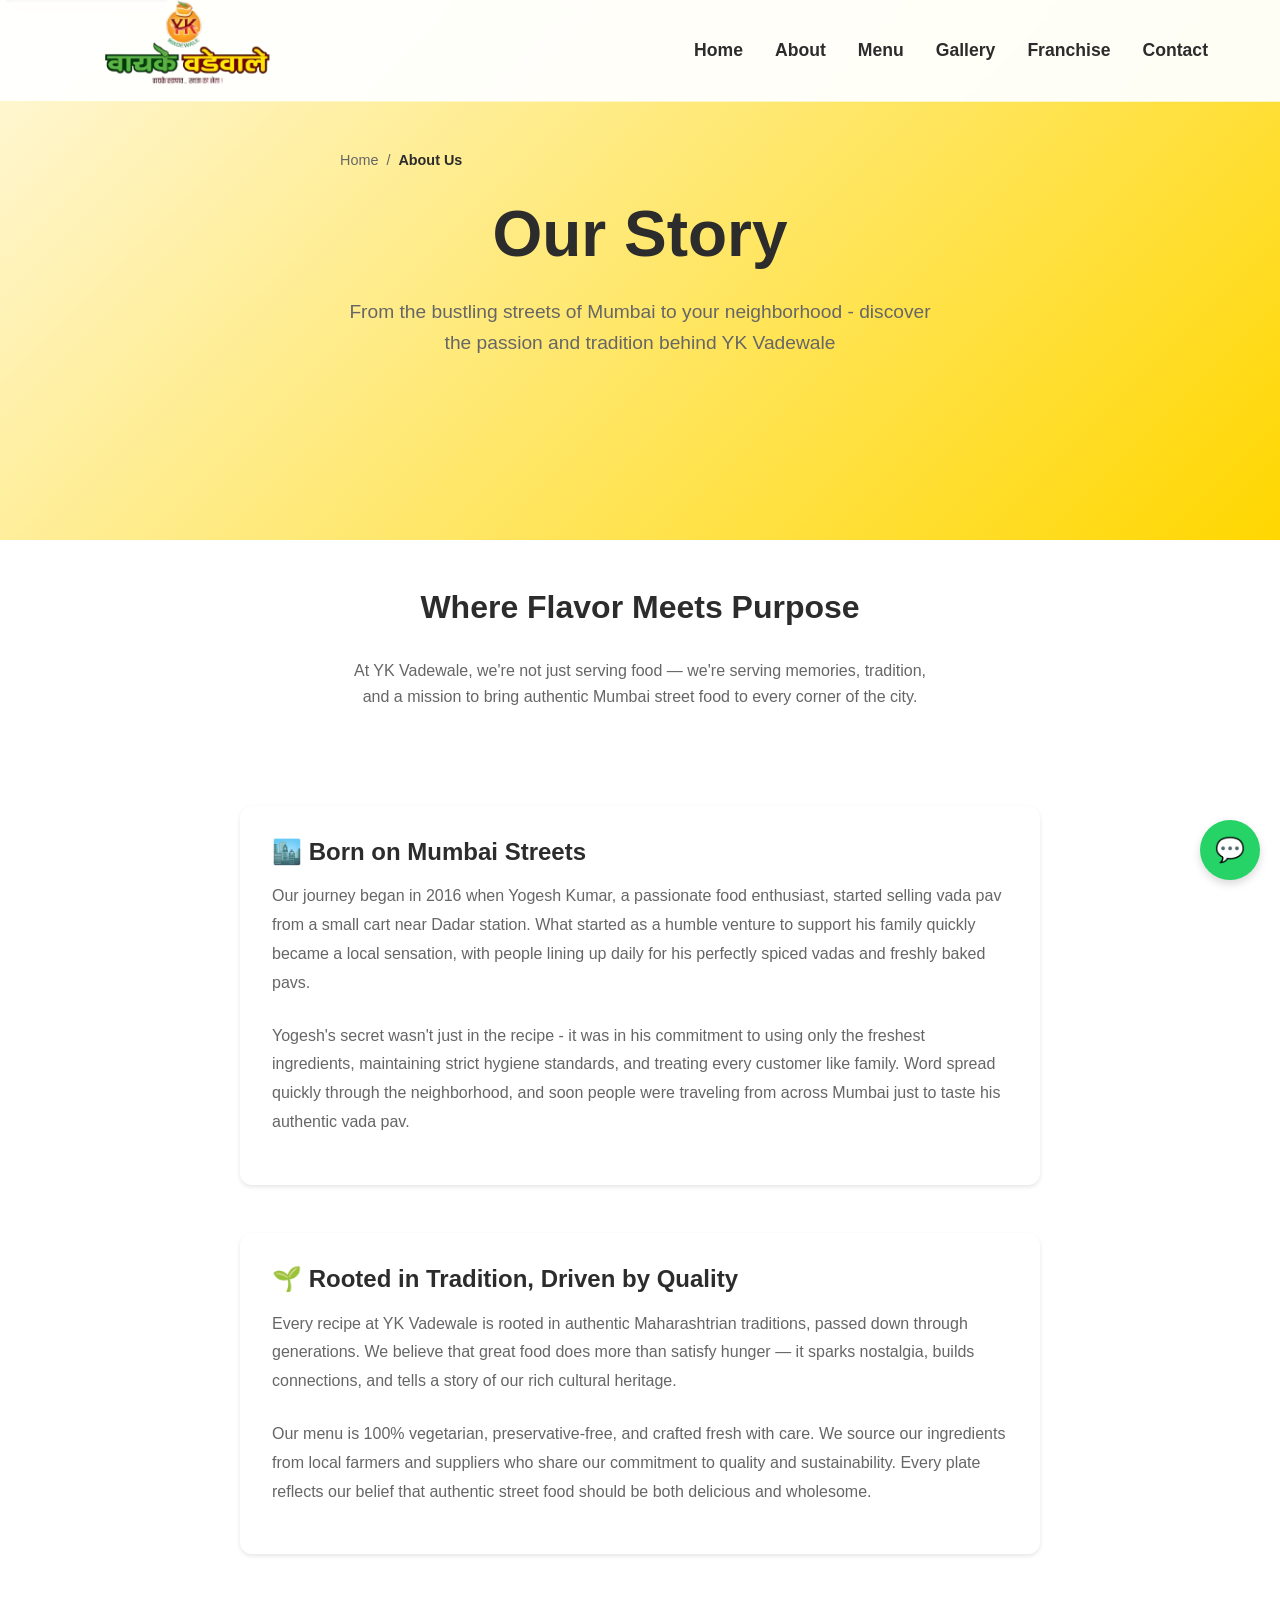
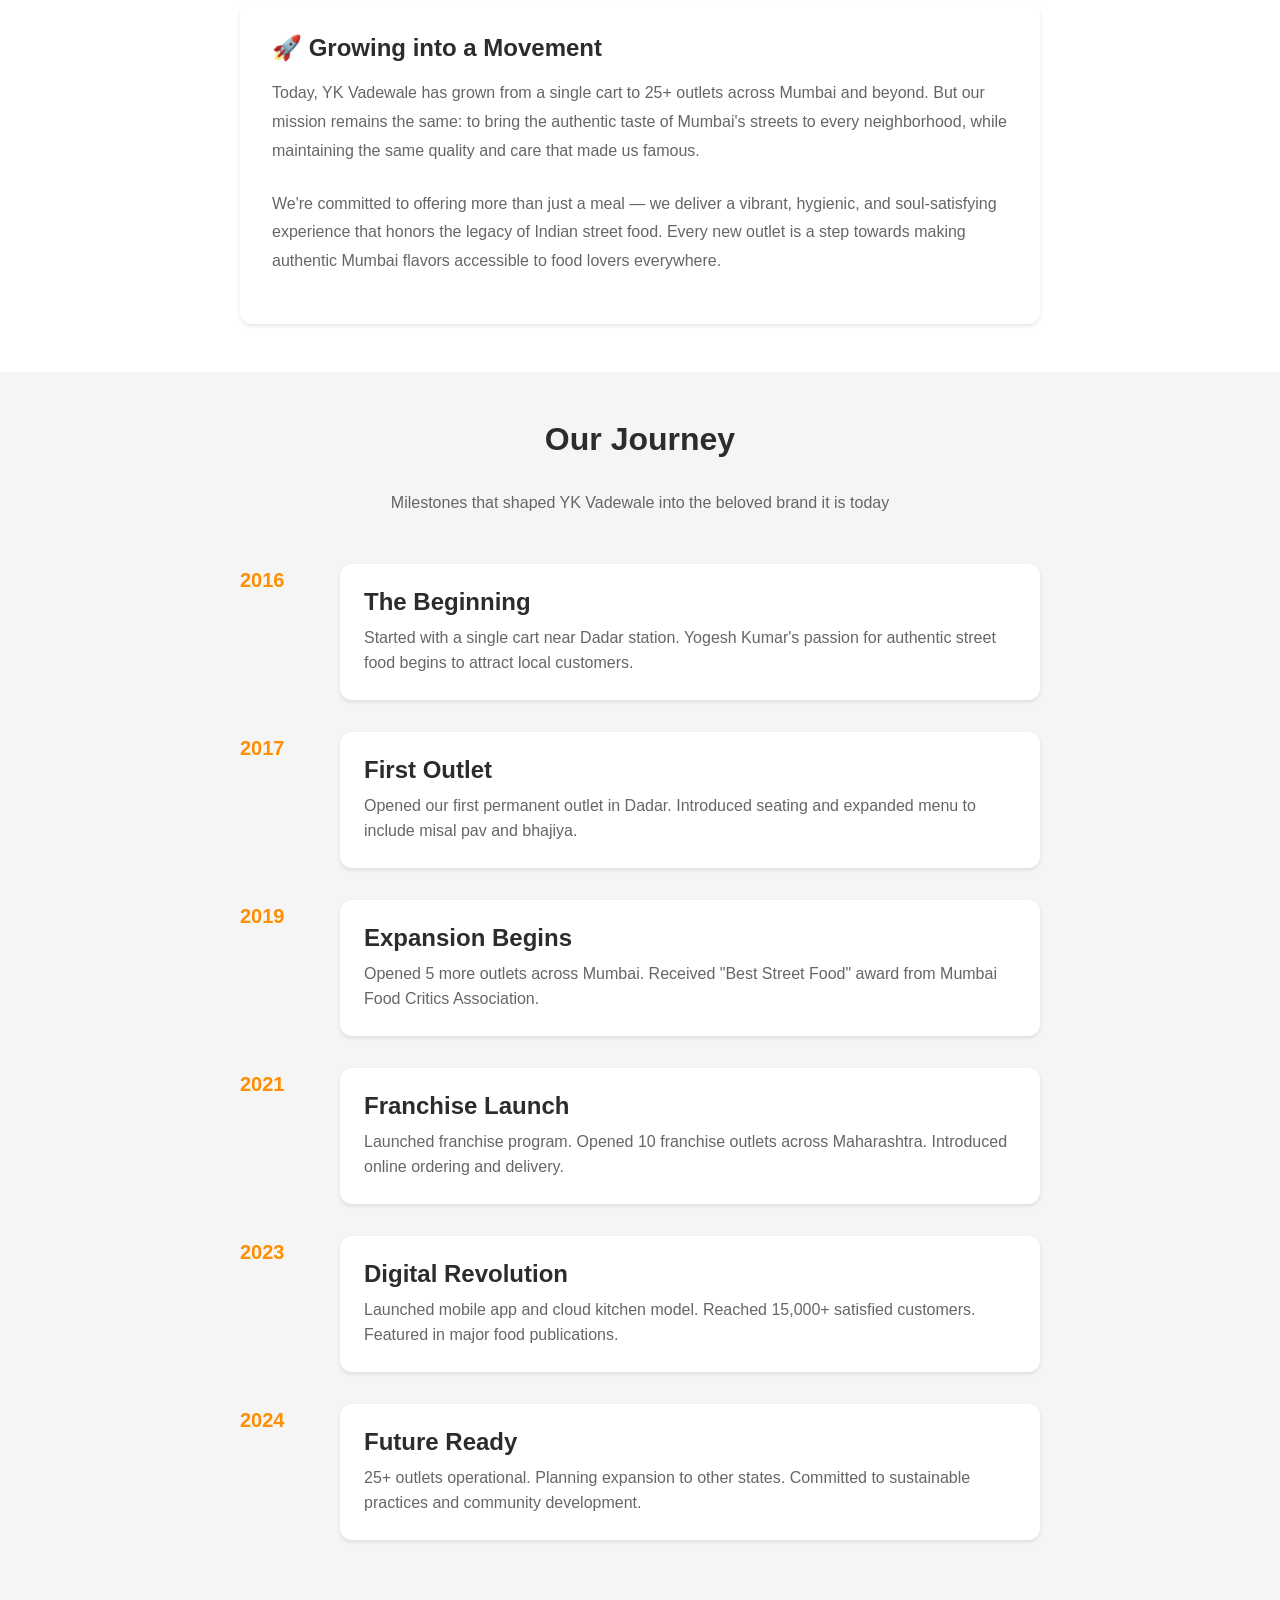
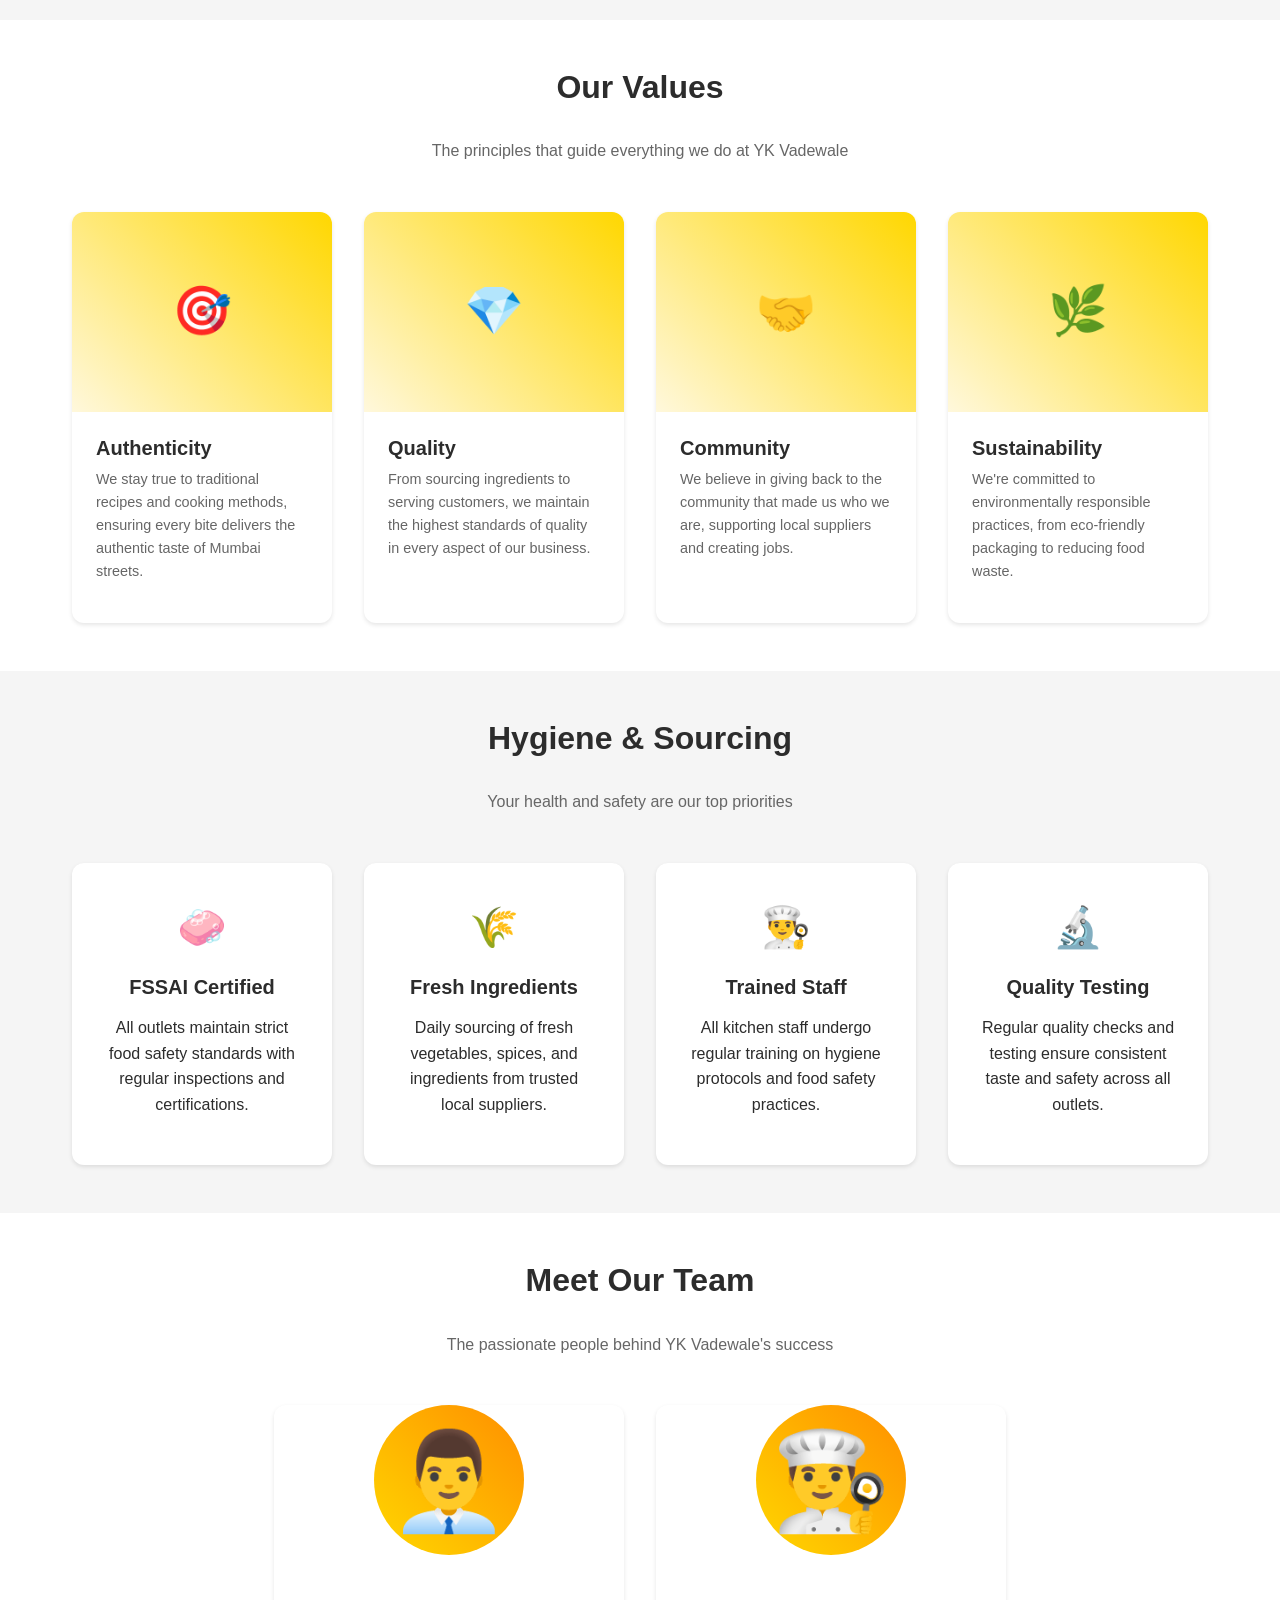
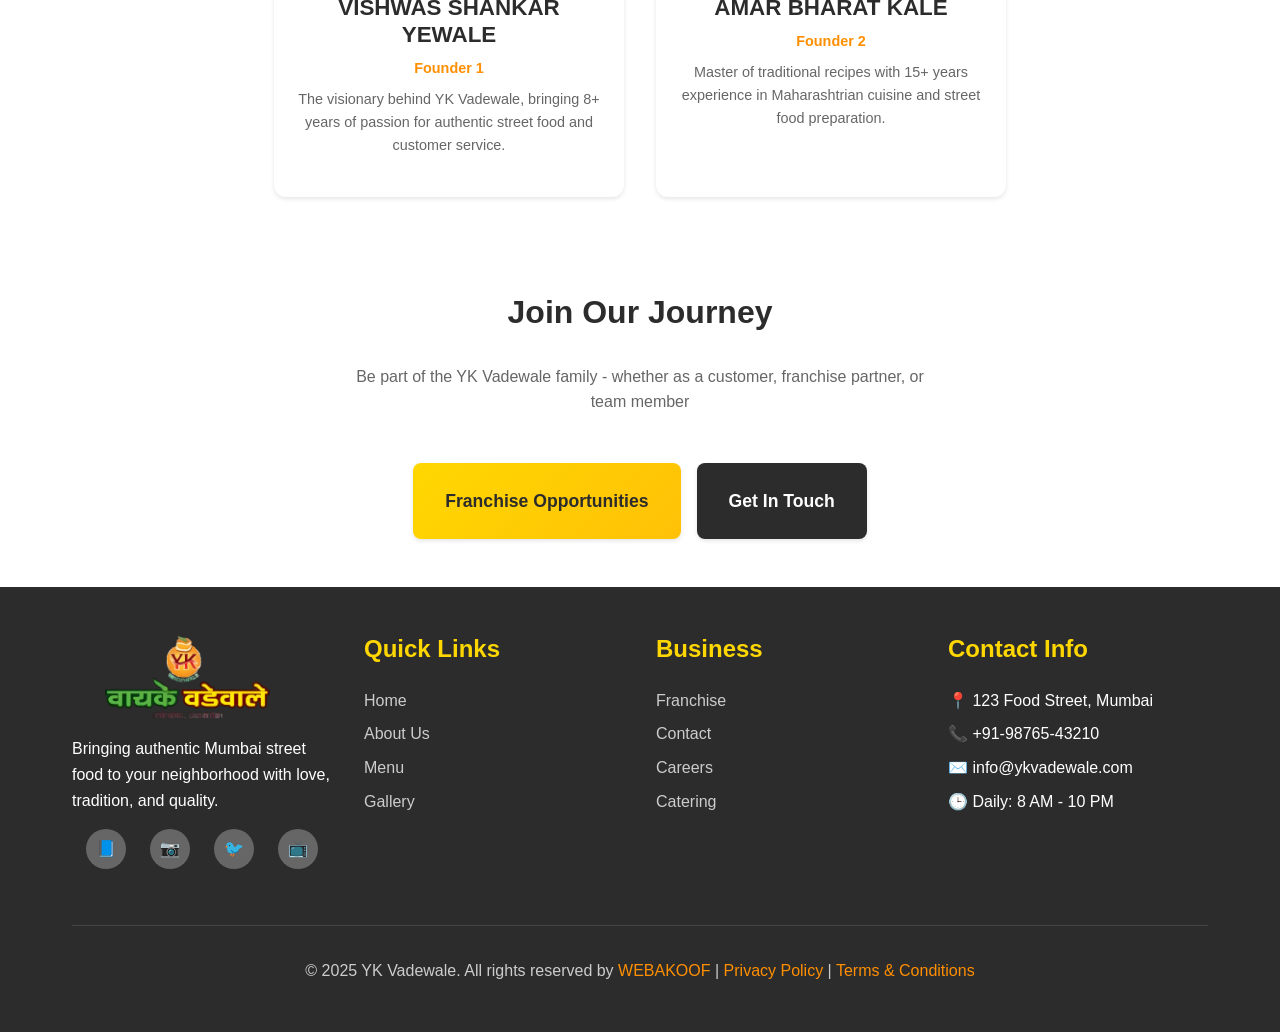
<file: about.html>
<!DOCTYPE html>
<html lang="en">
<head>
    <meta charset="UTF-8">
    <meta name="viewport" content="width=device-width, initial-scale=1.0">
    <meta name="description" content="Learn about YK Vadewale's journey from a small Mumbai street vendor to a beloved food chain. Our story, values, and commitment to authentic street food.">
    <meta name="keywords" content="YK Vadewale story, Mumbai street food history, authentic vada pav, food chain journey">
    <meta name="author" content="YK Vadewale">
    
    <!-- Open Graph / Facebook -->
    <meta property="og:type" content="website">
    <meta property="og:url" content="https://ykvadewale.com/about.html">
    <meta property="og:title" content="Our Story - YK Vadewale | From Streets to Hearts">
    <meta property="og:description" content="Discover the inspiring journey of YK Vadewale from humble beginnings to becoming Mumbai's favorite street food destination.">
    <meta property="og:image" content="https://ykvadewale.com/assets/img/about-og.jpg">
    
    <!-- Canonical URL -->
    <link rel="canonical" href="https://ykvadewale.com/about.html">
    
    <title>Our Story - YK Vadewale | From Streets to Hearts</title>
    
    <!-- Stylesheets -->
    <link rel="stylesheet" href="assets/css/style.css">
    
    <!-- Breadcrumb Schema -->
    <script type="application/ld+json">
    {
        "@context": "https://schema.org",
        "@type": "BreadcrumbList",
        "itemListElement": [
            {
                "@type": "ListItem",
                "position": 1,
                "name": "Home",
                "item": "https://ykvadewale.com/"
            },
            {
                "@type": "ListItem",
                "position": 2,
                "name": "About Us",
                "item": "https://ykvadewale.com/about.html"
            }
        ]
    }
    </script>
</head>
<body>
    <!-- Skip to main content for accessibility -->
    <a href="#main-content" class="skip-link">Skip to main content</a>
    
    <!-- Header -->
    <header class="header" role="banner">
        <nav class="nav container" role="navigation" aria-label="Main navigation">
            <a href="/" class="logo" aria-label="YK Vadewale Home">
                
                <img src="assets/images/logo.svg" alt="">
            </a>
            
            <div class="nav-menu" id="nav-menu">
                <ul class="nav-list" role="menubar">
                    <li class="nav-item" role="none">
                        <a href="index.html" class="nav-link" role="menuitem">Home</a>
                    </li>
                    <li class="nav-item" role="none">
                        <a href="about.html" class="nav-link active" role="menuitem">About</a>
                    </li>
                    <li class="nav-item" role="none">
                        <a href="menu.html" class="nav-link" role="menuitem">Menu</a>
                    </li>
                    <li class="nav-item" role="none">
                        <a href="gallery.html" class="nav-link" role="menuitem">Gallery</a>
                    </li>
                    <li class="nav-item" role="none">
                        <a href="franchise.html" class="nav-link" role="menuitem">Franchise</a>
                    </li>
                    <li class="nav-item" role="none">
                        <a href="contact.html" class="nav-link" role="menuitem">Contact</a>
                    </li>
                </ul>
            </div>
            
            <button class="hamburger" id="hamburger" aria-label="Toggle navigation menu" aria-expanded="false">
                <span></span>
                <span></span>
                <span></span>
            </button>
        </nav>
        
        <div class="nav-overlay" id="nav-overlay"></div>
    </header>

    <!-- Main Content -->
    <main id="main-content">
        <!-- Hero Section -->
        <section class="hero" style="min-height: 60vh; background: linear-gradient(135deg, var(--light-yellow), var(--primary-yellow));">
            <div class="container">
                <div class="hero-content">
                    <nav aria-label="Breadcrumb" class="mb-md">
                        <ol style="display: flex; list-style: none; gap: 0.5rem; font-size: 0.9rem; color: var(--medium-gray);">
                            <li><a href="index.html" style="color: var(--medium-gray);">Home</a></li>
                            <li>/</li>
                            <li style="color: var(--charcoal); font-weight: 600;">About Us</li>
                        </ol>
                    </nav>
                    
                    <h1 class="hero-title">Our Story</h1>
                    <p class="hero-subtitle">
                        From the bustling streets of Mumbai to your neighborhood - 
                        discover the passion and tradition behind YK Vadewale
                    </p>
                </div>
            </div>
        </section>

        <!-- Brand Story Section -->
        <section class="section" id="brand-story">
            <div class="container">
                <div class="menu-grid" style="grid-template-columns: 1fr; gap: 3rem; max-width: 800px; margin: 0 auto;">
                    <div class="text-center">
                        <h2 class="section-title">Where Flavor Meets Purpose</h2>
                        <p class="section-subtitle">
                            At YK Vadewale, we're not just serving food — we're serving memories, tradition, and a mission to bring authentic Mumbai street food to every corner of the city.
                        </p>
                    </div>
                    
                    <div class="menu-item" style="text-align: left;">
                        <div class="menu-item-content" style="padding: 2rem;">
                            <h3 class="menu-item-title" style="font-size: 1.5rem; margin-bottom: 1rem;">
                                🏙️ Born on Mumbai Streets
                            </h3>
                            <p class="menu-item-description" style="font-size: 1rem; line-height: 1.8; margin-bottom: 1.5rem;">
                                Our journey began in 2016 when Yogesh Kumar, a passionate food enthusiast, started selling vada pav from a small cart near Dadar station. What started as a humble venture to support his family quickly became a local sensation, with people lining up daily for his perfectly spiced vadas and freshly baked pavs.
                            </p>
                            <p class="menu-item-description" style="font-size: 1rem; line-height: 1.8;">
                                Yogesh's secret wasn't just in the recipe - it was in his commitment to using only the freshest ingredients, maintaining strict hygiene standards, and treating every customer like family. Word spread quickly through the neighborhood, and soon people were traveling from across Mumbai just to taste his authentic vada pav.
                            </p>
                        </div>
                    </div>
                    
                    <div class="menu-item" style="text-align: left;">
                        <div class="menu-item-content" style="padding: 2rem;">
                            <h3 class="menu-item-title" style="font-size: 1.5rem; margin-bottom: 1rem;">
                                🌱 Rooted in Tradition, Driven by Quality
                            </h3>
                            <p class="menu-item-description" style="font-size: 1rem; line-height: 1.8; margin-bottom: 1.5rem;">
                                Every recipe at YK Vadewale is rooted in authentic Maharashtrian traditions, passed down through generations. We believe that great food does more than satisfy hunger — it sparks nostalgia, builds connections, and tells a story of our rich cultural heritage.
                            </p>
                            <p class="menu-item-description" style="font-size: 1rem; line-height: 1.8;">
                                Our menu is 100% vegetarian, preservative-free, and crafted fresh with care. We source our ingredients from local farmers and suppliers who share our commitment to quality and sustainability. Every plate reflects our belief that authentic street food should be both delicious and wholesome.
                            </p>
                        </div>
                    </div>
                    
                    <div class="menu-item" style="text-align: left;">
                        <div class="menu-item-content" style="padding: 2rem;">
                            <h3 class="menu-item-title" style="font-size: 1.5rem; margin-bottom: 1rem;">
                                🚀 Growing into a Movement
                            </h3>
                            <p class="menu-item-description" style="font-size: 1rem; line-height: 1.8; margin-bottom: 1.5rem;">
                                Today, YK Vadewale has grown from a single cart to 25+ outlets across Mumbai and beyond. But our mission remains the same: to bring the authentic taste of Mumbai's streets to every neighborhood, while maintaining the same quality and care that made us famous.
                            </p>
                            <p class="menu-item-description" style="font-size: 1rem; line-height: 1.8;">
                                We're committed to offering more than just a meal — we deliver a vibrant, hygienic, and soul-satisfying experience that honors the legacy of Indian street food. Every new outlet is a step towards making authentic Mumbai flavors accessible to food lovers everywhere.
                            </p>
                        </div>
                    </div>
                </div>
            </div>
        </section>

        <!-- Timeline Section -->
        <section class="section" id="timeline" style="background: var(--light-gray);">
            <div class="container">
                <h2 class="section-title">Our Journey</h2>
                <p class="section-subtitle">
                    Milestones that shaped YK Vadewale into the beloved brand it is today
                </p>
                
                <div class="timeline" style="max-width: 800px; margin: 0 auto;">
                    <div class="timeline-item" style="display: flex; margin-bottom: 2rem; position: relative;">
                        <div class="timeline-year" style="flex: 0 0 100px; font-family: var(--font-heading); font-weight: 900; font-size: 1.25rem; color: var(--dark-yellow); padding-right: 1rem;">
                            2016
                        </div>
                        <div class="timeline-content" style="flex: 1; background: var(--white); padding: 1.5rem; border-radius: var(--radius-lg); box-shadow: var(--shadow-light);">
                            <h3 style="margin-bottom: 0.5rem; color: var(--charcoal);">The Beginning</h3>
                            <p style="color: var(--medium-gray); margin: 0;">Started with a single cart near Dadar station. Yogesh Kumar's passion for authentic street food begins to attract local customers.</p>
                        </div>
                    </div>
                    
                    <div class="timeline-item" style="display: flex; margin-bottom: 2rem; position: relative;">
                        <div class="timeline-year" style="flex: 0 0 100px; font-family: var(--font-heading); font-weight: 900; font-size: 1.25rem; color: var(--dark-yellow); padding-right: 1rem;">
                            2017
                        </div>
                        <div class="timeline-content" style="flex: 1; background: var(--white); padding: 1.5rem; border-radius: var(--radius-lg); box-shadow: var(--shadow-light);">
                            <h3 style="margin-bottom: 0.5rem; color: var(--charcoal);">First Outlet</h3>
                            <p style="color: var(--medium-gray); margin: 0;">Opened our first permanent outlet in Dadar. Introduced seating and expanded menu to include misal pav and bhajiya.</p>
                        </div>
                    </div>
                    
                    <div class="timeline-item" style="display: flex; margin-bottom: 2rem; position: relative;">
                        <div class="timeline-year" style="flex: 0 0 100px; font-family: var(--font-heading); font-weight: 900; font-size: 1.25rem; color: var(--dark-yellow); padding-right: 1rem;">
                            2019
                        </div>
                        <div class="timeline-content" style="flex: 1; background: var(--white); padding: 1.5rem; border-radius: var(--radius-lg); box-shadow: var(--shadow-light);">
                            <h3 style="margin-bottom: 0.5rem; color: var(--charcoal);">Expansion Begins</h3>
                            <p style="color: var(--medium-gray); margin: 0;">Opened 5 more outlets across Mumbai. Received "Best Street Food" award from Mumbai Food Critics Association.</p>
                        </div>
                    </div>
                    
                    <div class="timeline-item" style="display: flex; margin-bottom: 2rem; position: relative;">
                        <div class="timeline-year" style="flex: 0 0 100px; font-family: var(--font-heading); font-weight: 900; font-size: 1.25rem; color: var(--dark-yellow); padding-right: 1rem;">
                            2021
                        </div>
                        <div class="timeline-content" style="flex: 1; background: var(--white); padding: 1.5rem; border-radius: var(--radius-lg); box-shadow: var(--shadow-light);">
                            <h3 style="margin-bottom: 0.5rem; color: var(--charcoal);">Franchise Launch</h3>
                            <p style="color: var(--medium-gray); margin: 0;">Launched franchise program. Opened 10 franchise outlets across Maharashtra. Introduced online ordering and delivery.</p>
                        </div>
                    </div>
                    
                    <div class="timeline-item" style="display: flex; margin-bottom: 2rem; position: relative;">
                        <div class="timeline-year" style="flex: 0 0 100px; font-family: var(--font-heading); font-weight: 900; font-size: 1.25rem; color: var(--dark-yellow); padding-right: 1rem;">
                            2023
                        </div>
                        <div class="timeline-content" style="flex: 1; background: var(--white); padding: 1.5rem; border-radius: var(--radius-lg); box-shadow: var(--shadow-light);">
                            <h3 style="margin-bottom: 0.5rem; color: var(--charcoal);">Digital Revolution</h3>
                            <p style="color: var(--medium-gray); margin: 0;">Launched mobile app and cloud kitchen model. Reached 15,000+ satisfied customers. Featured in major food publications.</p>
                        </div>
                    </div>
                    
                    <div class="timeline-item" style="display: flex; margin-bottom: 2rem; position: relative;">
                        <div class="timeline-year" style="flex: 0 0 100px; font-family: var(--font-heading); font-weight: 900; font-size: 1.25rem; color: var(--dark-yellow); padding-right: 1rem;">
                            2024
                        </div>
                        <div class="timeline-content" style="flex: 1; background: var(--white); padding: 1.5rem; border-radius: var(--radius-lg); box-shadow: var(--shadow-light);">
                            <h3 style="margin-bottom: 0.5rem; color: var(--charcoal);">Future Ready</h3>
                            <p style="color: var(--medium-gray); margin: 0;">25+ outlets operational. Planning expansion to other states. Committed to sustainable practices and community development.</p>
                        </div>
                    </div>
                </div>
            </div>
        </section>

        <!-- Values Section -->
        <section class="section" id="values">
            <div class="container">
                <h2 class="section-title">Our Values</h2>
                <p class="section-subtitle">
                    The principles that guide everything we do at YK Vadewale
                </p>
                
                <div class="menu-grid">
                    <div class="menu-item">
                        <div class="menu-item-image">
                            🎯
                        </div>
                        <div class="menu-item-content">
                            <h3 class="menu-item-title">Authenticity</h3>
                            <p class="menu-item-description">
                                We stay true to traditional recipes and cooking methods, ensuring every bite delivers the authentic taste of Mumbai streets.
                            </p>
                        </div>
                    </div>
                    
                    <div class="menu-item">
                        <div class="menu-item-image">
                            💎
                        </div>
                        <div class="menu-item-content">
                            <h3 class="menu-item-title">Quality</h3>
                            <p class="menu-item-description">
                                From sourcing ingredients to serving customers, we maintain the highest standards of quality in every aspect of our business.
                            </p>
                        </div>
                    </div>
                    
                    <div class="menu-item">
                        <div class="menu-item-image">
                            🤝
                        </div>
                        <div class="menu-item-content">
                            <h3 class="menu-item-title">Community</h3>
                            <p class="menu-item-description">
                                We believe in giving back to the community that made us who we are, supporting local suppliers and creating jobs.
                            </p>
                        </div>
                    </div>
                    
                    <div class="menu-item">
                        <div class="menu-item-image">
                            🌿
                        </div>
                        <div class="menu-item-content">
                            <h3 class="menu-item-title">Sustainability</h3>
                            <p class="menu-item-description">
                                We're committed to environmentally responsible practices, from eco-friendly packaging to reducing food waste.
                            </p>
                        </div>
                    </div>
                </div>
            </div>
        </section>

        <!-- Hygiene & Sourcing Section -->
        <section class="section" id="hygiene" style="background: var(--light-gray);">
            <div class="container">
                <h2 class="section-title">Hygiene & Sourcing</h2>
                <p class="section-subtitle">
                    Your health and safety are our top priorities
                </p>
                
                <div class="stats-grid">
                    <div class="stat-item">
                        <div style="font-size: 2.5rem; margin-bottom: 1rem;">🧼</div>
                        <h4>FSSAI Certified</h4>
                        <p>All outlets maintain strict food safety standards with regular inspections and certifications.</p>
                    </div>
                    
                    <div class="stat-item">
                        <div style="font-size: 2.5rem; margin-bottom: 1rem;">🌾</div>
                        <h4>Fresh Ingredients</h4>
                        <p>Daily sourcing of fresh vegetables, spices, and ingredients from trusted local suppliers.</p>
                    </div>
                    
                    <div class="stat-item">
                        <div style="font-size: 2.5rem; margin-bottom: 1rem;">👨‍🍳</div>
                        <h4>Trained Staff</h4>
                        <p>All kitchen staff undergo regular training on hygiene protocols and food safety practices.</p>
                    </div>
                    
                    <div class="stat-item">
                        <div style="font-size: 2.5rem; margin-bottom: 1rem;">🔬</div>
                        <h4>Quality Testing</h4>
                        <p>Regular quality checks and testing ensure consistent taste and safety across all outlets.</p>
                    </div>
                </div>
            </div>
        </section>

        <!-- Team Section -->
      <section class="section" id="team">
    <div class="container" style="text-align: center;">
        <h2 class="section-title">Meet Our Team</h2>
        <p class="section-subtitle">
            The passionate people behind YK Vadewale's success
        </p>
        
        <div class="menu-grid" style="display: flex; justify-content: center; gap: 2rem; flex-wrap: wrap; margin-top: 2rem;">
            
            <!-- Card 1 -->
            <div class="menu-item" style="max-width: 350px; flex: 1; text-align: center;">
                <div class="menu-item-image" style="background: linear-gradient(45deg, var(--primary-yellow), var(--dark-yellow)); 
                                                    font-size: 6rem; 
                                                    width: 150px; 
                                                    height: 150px; 
                                                    display: flex; 
                                                    align-items: center; 
                                                    justify-content: center; 
                                                    border-radius: 50%; 
                                                    margin: 0 auto 1rem;">
                    👨‍💼
                </div>
                <div class="menu-item-content">
                    <h3 class="menu-item-title" style="font-size: 1.4rem;">VISHWAS SHANKAR YEWALE</h3>
                    <p class="menu-item-description" style="font-weight: 600; color: var(--dark-yellow); margin-bottom: 0.5rem;">
                        Founder 1
                    </p>
                    <p class="menu-item-description">
                        The visionary behind YK Vadewale, bringing 8+ years of passion for authentic street food and customer service.
                    </p>
                </div>
            </div>

            <!-- Card 2 -->
            <div class="menu-item" style="max-width: 350px; flex: 1; text-align: center;">
                <div class="menu-item-image" style="background: linear-gradient(45deg, var(--primary-yellow), var(--dark-yellow)); 
                                                    font-size: 6rem; 
                                                    width: 150px; 
                                                    height: 150px; 
                                                    display: flex; 
                                                    align-items: center; 
                                                    justify-content: center; 
                                                    border-radius: 50%; 
                                                    margin: 0 auto 1rem;">
                    👨‍🍳
                </div>
                <div class="menu-item-content">
                    <h3 class="menu-item-title" style="font-size: 1.4rem;">AMAR BHARAT KALE</h3>
                    <p class="menu-item-description" style="font-weight: 600; color: var(--dark-yellow); margin-bottom: 0.5rem;">
                         Founder 2
                    </p>
                    <p class="menu-item-description">
                        Master of traditional recipes with 15+ years experience in Maharashtrian cuisine and street food preparation.
                    </p>
                </div>
            </div>
        </div>
    </div>
</section>


        <!-- Call to Action -->
        <section class="section" id="cta">
            <div class="container">
                <div class="text-center">
                    <h2 class="section-title">Join Our Journey</h2>
                    <p class="section-subtitle">
                        Be part of the YK Vadewale family - whether as a customer, franchise partner, or team member
                    </p>
                    
                    <div class="hero-cta">
                        <a href="franchise.html" class="btn btn-primary btn-lg">Franchise Opportunities</a>
                        <a href="contact.html" class="btn btn-secondary btn-lg">Get In Touch</a>
                    </div>
                </div>
            </div>
        </section>
    </main>

    <!-- Footer -->
    <footer class="footer" role="contentinfo">
        <div class="container">
            <div class="footer-content">
                <div class="footer-section">
                     <a href="/" class="logo" aria-label="YK Vadewale Home">
                
                <img src="assets/images/logo.svg" alt="">
            </a>
                    <p>Bringing authentic Mumbai street food to your neighborhood with love, tradition, and quality.</p>
                    <div class="social-links">
                        <a href="#" class="social-link" aria-label="Facebook">📘</a>
                        <a href="#" class="social-link" aria-label="Instagram">📷</a>
                        <a href="#" class="social-link" aria-label="Twitter">🐦</a>
                        <a href="#" class="social-link" aria-label="YouTube">📺</a>
                    </div>
                </div>
                
                <div class="footer-section">
                    <h3>Quick Links</h3>
                    <ul>
                        <li><a href="index.html">Home</a></li>
                        <li><a href="about.html">About Us</a></li>
                        <li><a href="menu.html">Menu</a></li>
                        <li><a href="gallery.html">Gallery</a></li>
                    </ul>
                </div>
                
                <div class="footer-section">
                    <h3>Business</h3>
                    <ul>
                        <li><a href="franchise.html">Franchise</a></li>
                        <li><a href="contact.html">Contact</a></li>
                        <li><a href="#careers">Careers</a></li>
                        <li><a href="#catering">Catering</a></li>
                    </ul>
                </div>
                
                <div class="footer-section">
                    <h3>Contact Info</h3>
                    <ul>
                        <li>📍 123 Food Street, Mumbai</li>
                        <li>📞 +91-98765-43210</li>
                        <li>✉️ info@ykvadewale.com</li>
                        <li>🕒 Daily: 8 AM - 10 PM</li>
                    </ul>
                </div>
            </div>
            
        <div class="footer-bottom">
                <p>&copy; 2025 YK Vadewale. All rights reserved by <a href="https://webakoof.com/">WEBAKOOF </a>  |
                   <a href="#privacy">Privacy Policy</a> | 
                   <a href="#terms">Terms & Conditions</a>
                </p>
            </div>
        </div>
    </footer>

    <!-- WhatsApp Float Button -->
    <a href="https://wa.me/919876543210" class="whatsapp-float" target="_blank" rel="noopener" aria-label="Chat on WhatsApp">
        💬
    </a>

    <!-- JavaScript -->
    <script src="assets/js/main.js"></script>
</body>
</html>
</file>
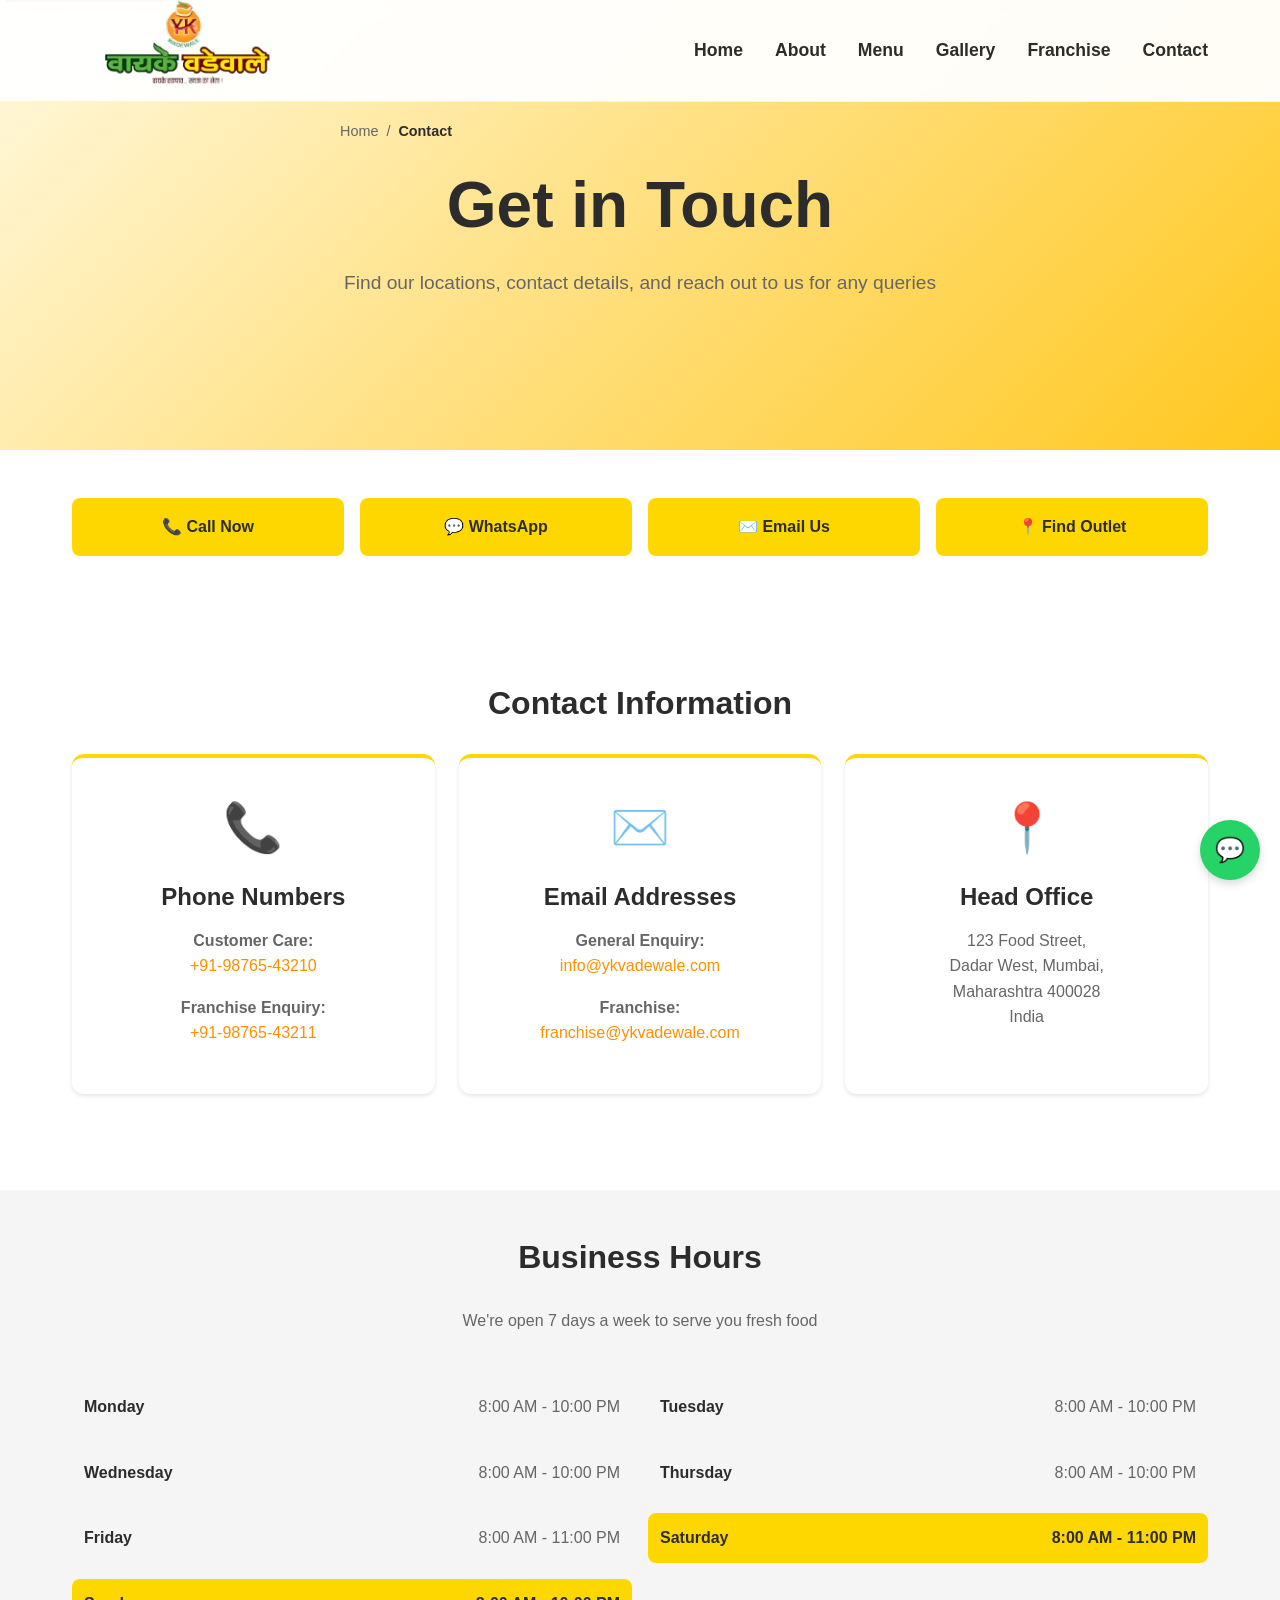
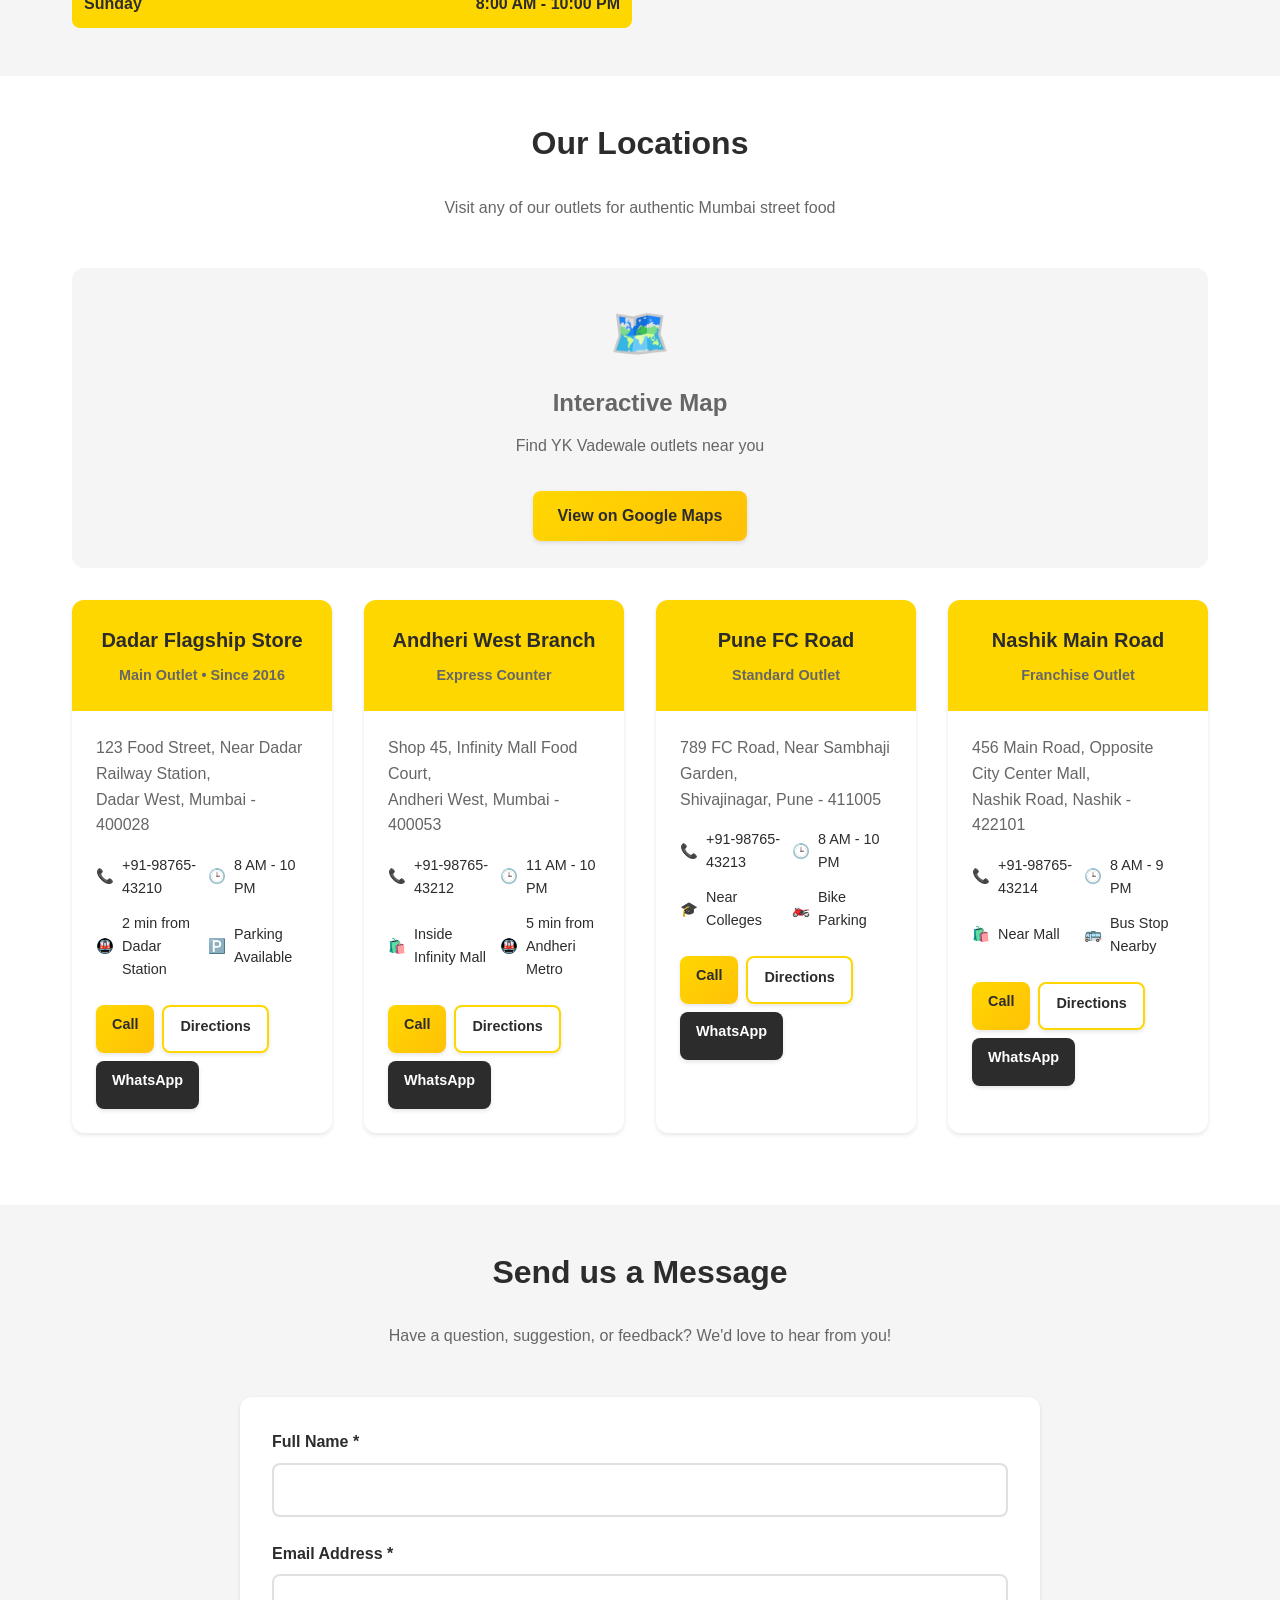
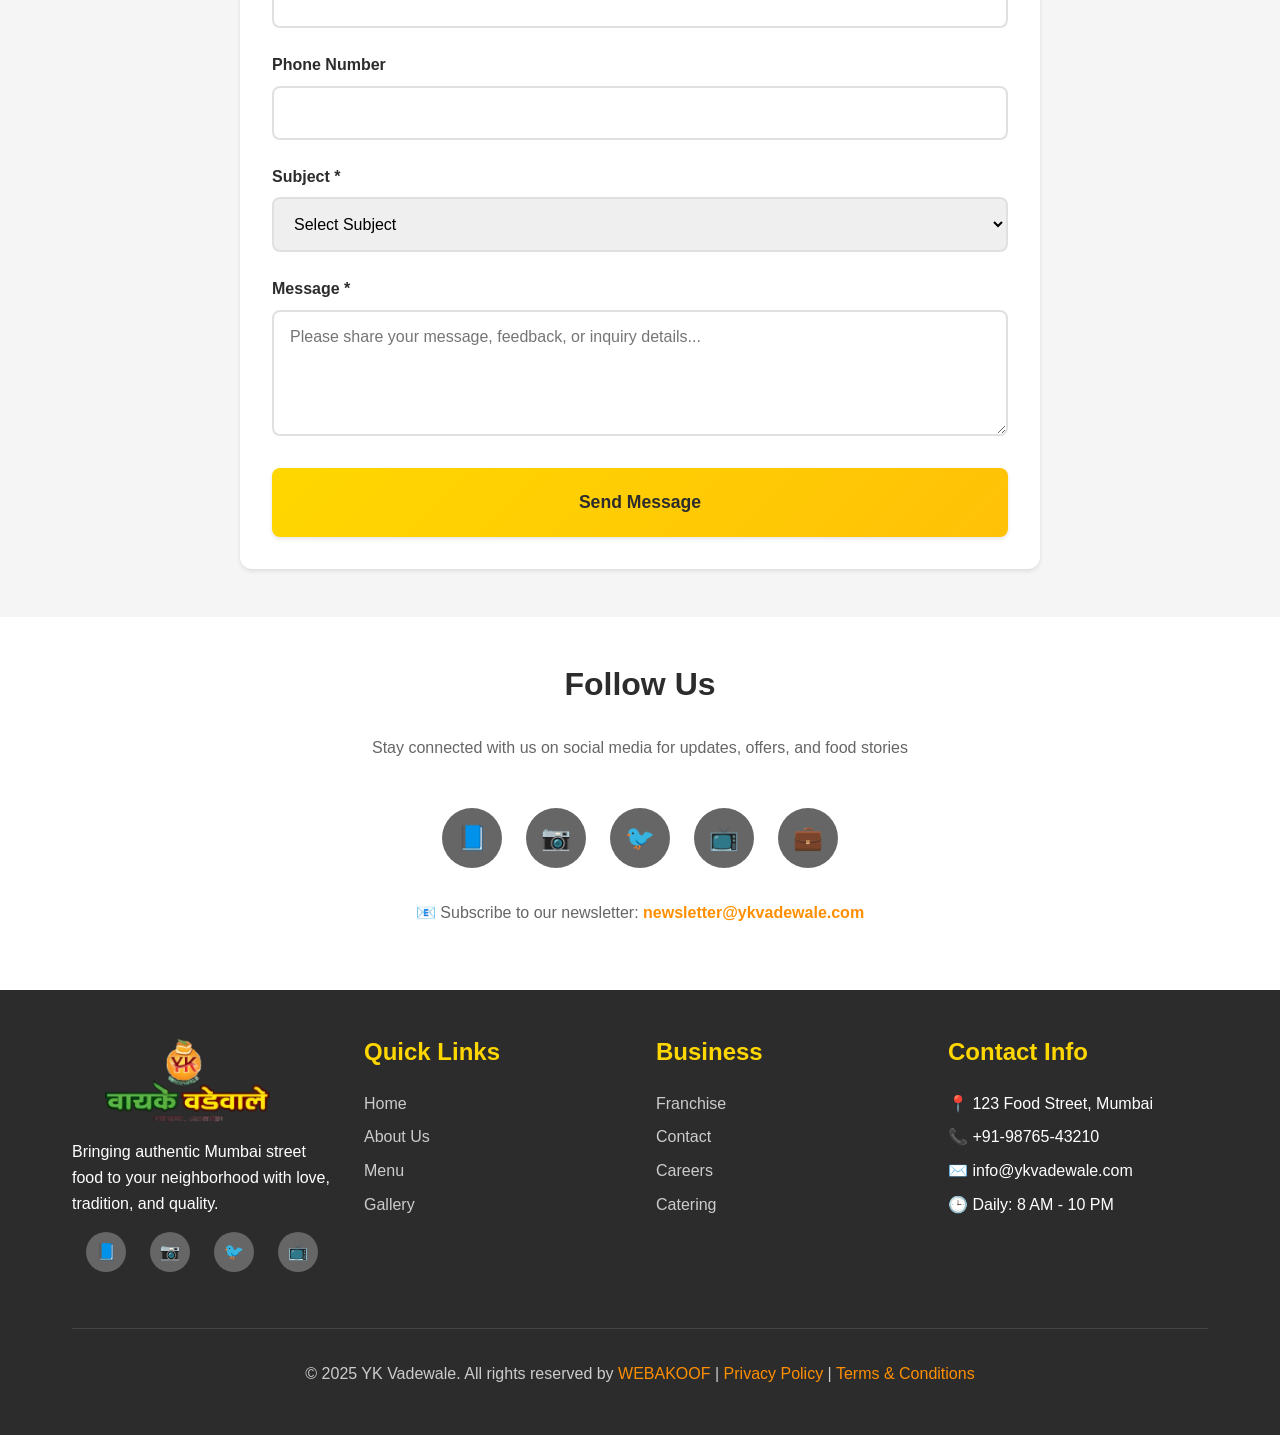
<file: contact.html>
<!DOCTYPE html>
<html lang="en">
<head>
    <meta charset="UTF-8">
    <meta name="viewport" content="width=device-width, initial-scale=1.0">
    <meta name="description" content="Contact YK Vadewale - Find our locations, hours, phone numbers. Get in touch for orders, franchise inquiries, or general questions.">
    <meta name="keywords" content="YK Vadewale contact, Mumbai street food locations, vada pav near me, contact details, phone number">
    <title>Contact Us - YK Vadewale | Locations & Get in Touch</title>
    <link rel="stylesheet" href="assets/css/style.css">
    
    <style>
        .contact-info-grid {
            display: grid;
            grid-template-columns: 1fr;
            gap: 1.5rem;
            margin-bottom: 3rem;
        }
        
        @media (min-width: 768px) {
            .contact-info-grid {
                grid-template-columns: repeat(2, 1fr);
            }
        }
        
        @media (min-width: 1024px) {
            .contact-info-grid {
                grid-template-columns: repeat(3, 1fr);
            }
        }
        
        .contact-card {
            background: var(--white);
            padding: 2rem;
            border-radius: var(--radius-lg);
            box-shadow: var(--shadow-light);
            text-align: center;
            transition: var(--transition-medium);
            border-top: 4px solid var(--primary-yellow);
        }
        
        .contact-card:hover {
            transform: translateY(-5px);
            box-shadow: var(--shadow-medium);
        }
        
        .contact-icon {
            font-size: 3rem;
            margin-bottom: 1rem;
            display: block;
        }
        
        .contact-title {
            font-weight: 600;
            color: var(--charcoal);
            margin-bottom: 1rem;
        }
        
        .contact-details {
            color: var(--medium-gray);
        }
        
        .contact-details a {
            color: var(--dark-yellow);
            text-decoration: none;
            font-weight: 500;
        }
        
        .contact-details a:hover {
            color: var(--primary-yellow);
        }
        
        .location-card {
            background: var(--white);
            border-radius: var(--radius-lg);
            overflow: hidden;
            box-shadow: var(--shadow-light);
            transition: var(--transition-medium);
            margin-bottom: 1.5rem;
        }
        
        .location-card:hover {
            transform: translateY(-3px);
            box-shadow: var(--shadow-medium);
        }
        
        .location-header {
            background: var(--primary-yellow);
            padding: 1.5rem;
            text-align: center;
        }
        
        .location-name {
            font-family: var(--font-heading);
            font-weight: 900;
            font-size: 1.25rem;
            color: var(--charcoal);
            margin-bottom: 0.5rem;
        }
        
        .location-type {
            color: var(--medium-gray);
            font-size: 0.9rem;
            font-weight: 600;
        }
        
        .location-content {
            padding: 1.5rem;
        }
        
        .location-address {
            color: var(--medium-gray);
            margin-bottom: 1rem;
            line-height: 1.6;
        }
        
        .location-details {
            display: grid;
            grid-template-columns: 1fr;
            gap: 0.75rem;
            margin-bottom: 1.5rem;
        }
        
        @media (min-width: 480px) {
            .location-details {
                grid-template-columns: repeat(2, 1fr);
            }
        }
        
        .location-detail {
            display: flex;
            align-items: center;
            gap: 0.5rem;
            font-size: 0.9rem;
        }
        
        .location-actions {
            display: flex;
            gap: 0.5rem;
            flex-wrap: wrap;
        }
        
        .map-container {
            width: 100%;
            height: 300px;
            background: var(--light-gray);
            border-radius: var(--radius-lg);
            display: flex;
            align-items: center;
            justify-content: center;
            color: var(--medium-gray);
            margin-bottom: 2rem;
            position: relative;
            overflow: hidden;
        }
        
        .map-placeholder {
            text-align: center;
            padding: 2rem;
        }
        
        .contact-form-container {
            background: var(--white);
            padding: 2rem;
            border-radius: var(--radius-lg);
            box-shadow: var(--shadow-light);
        }
        
        .form-message {
            padding: 1rem;
            border-radius: var(--radius-md);
            margin-bottom: 1rem;
            font-weight: 500;
        }
        
        .form-message-success {
            background: #E8F5E8;
            color: #2E7D32;
            border-left: 4px solid #4CAF50;
        }
        
        .form-message-error {
            background: #FFEBEE;
            color: #C62828;
            border-left: 4px solid #F44336;
        }
        
        .quick-actions {
            display: grid;
            grid-template-columns: 1fr;
            gap: 1rem;
            margin-bottom: 2rem;
        }
        
        @media (min-width: 480px) {
            .quick-actions {
                grid-template-columns: repeat(2, 1fr);
            }
        }
        
        @media (min-width: 768px) {
            .quick-actions {
                grid-template-columns: repeat(4, 1fr);
            }
        }
        
        .quick-action {
            display: flex;
            align-items: center;
            justify-content: center;
            gap: 0.5rem;
            padding: 1rem;
            background: var(--primary-yellow);
            color: var(--charcoal);
            text-decoration: none;
            border-radius: var(--radius-md);
            font-weight: 600;
            transition: var(--transition-fast);
        }
        
        .quick-action:hover {
            background: var(--dark-yellow);
            color: var(--white);
            transform: translateY(-2px);
        }
        
        .hours-grid {
            display: grid;
            grid-template-columns: 1fr;
            gap: 1rem;
        }
        
        @media (min-width: 768px) {
            .hours-grid {
                grid-template-columns: repeat(2, 1fr);
            }
        }
        
        .hours-item {
            display: flex;
            justify-content: space-between;
            align-items: center;
            padding: 0.75rem;
            background: var(--light-gray);
            border-radius: var(--radius-md);
        }
        
        .hours-day {
            font-weight: 600;
            color: var(--charcoal);
        }
        
        .hours-time {
            color: var(--medium-gray);
        }
        
        .hours-item.today {
            background: var(--primary-yellow);
        }
        
        .hours-item.today .hours-day,
        .hours-item.today .hours-time {
            color: var(--charcoal);
            font-weight: 600;
        }
    </style>
</head>
<body>
    <a href="#main-content" class="skip-link">Skip to main content</a>
    
    <header class="header" role="banner">
        <nav class="nav container" role="navigation">
              <a href="/" class="logo" aria-label="YK Vadewale Home">
                
                <img src="assets/images/logo.svg" alt="">
            </a>
            <div class="nav-menu" id="nav-menu">
                <ul class="nav-list">
                    <li class="nav-item"><a href="index.html" class="nav-link">Home</a></li>
                    <li class="nav-item"><a href="about.html" class="nav-link">About</a></li>
                    <li class="nav-item"><a href="menu.html" class="nav-link">Menu</a></li>
                    <li class="nav-item"><a href="gallery.html" class="nav-link">Gallery</a></li>
                    <li class="nav-item"><a href="franchise.html" class="nav-link">Franchise</a></li>
                    <li class="nav-item"><a href="contact.html" class="nav-link active">Contact</a></li>
                </ul>
            </div>
            <button class="hamburger" id="hamburger">
                <span></span><span></span><span></span>
            </button>
        </nav>
        <div class="nav-overlay" id="nav-overlay"></div>
    </header>

    <main id="main-content">
        <section class="hero" style="min-height: 50vh;">
            <div class="container">
                <div class="hero-content">
                    <nav aria-label="Breadcrumb" class="mb-md">
                        <ol style="display: flex; list-style: none; gap: 0.5rem; font-size: 0.9rem; color: var(--medium-gray);">
                            <li><a href="index.html" style="color: var(--medium-gray);">Home</a></li>
                            <li>/</li>
                            <li style="color: var(--charcoal); font-weight: 600;">Contact</li>
                        </ol>
                    </nav>
                    <h1 class="hero-title">Get in Touch</h1>
                    <p class="hero-subtitle">
                        Find our locations, contact details, and reach out to us for any queries
                    </p>
                </div>
            </div>
        </section>

        <!-- Quick Actions -->
        <section class="section" id="quick-actions">
            <div class="container">
                <div class="quick-actions">
                    <a href="tel:+919876543210" class="quick-action">
                        📞 Call Now
                    </a>
                    <a href="https://wa.me/919876543210" class="quick-action" target="_blank">
                        💬 WhatsApp
                    </a>
                    <a href="mailto:info@ykvadewale.com" class="quick-action">
                        ✉️ Email Us
                    </a>
                    <a href="#locations" class="quick-action">
                        📍 Find Outlet
                    </a>
                </div>
            </div>
        </section>

        <!-- Contact Information -->
        <section class="section" id="contact-info">
            <div class="container">
                <h2 class="section-title">Contact Information</h2>
                
                <div class="contact-info-grid">
                    <div class="contact-card">
                        <span class="contact-icon">📞</span>
                        <h3 class="contact-title">Phone Numbers</h3>
                        <div class="contact-details">
                            <p><strong>Customer Care:</strong><br>
                            <a href="tel:+919876543210">+91-98765-43210</a></p>
                            <p><strong>Franchise Enquiry:</strong><br>
                            <a href="tel:+919876543211">+91-98765-43211</a></p>
                        </div>
                    </div>
                    
                    <div class="contact-card">
                        <span class="contact-icon">✉️</span>
                        <h3 class="contact-title">Email Addresses</h3>
                        <div class="contact-details">
                            <p><strong>General Enquiry:</strong><br>
                            <a href="mailto:info@ykvadewale.com">info@ykvadewale.com</a></p>
                            <p><strong>Franchise:</strong><br>
                            <a href="mailto:franchise@ykvadewale.com">franchise@ykvadewale.com</a></p>
                        </div>
                    </div>
                    
                    <div class="contact-card">
                        <span class="contact-icon">📍</span>
                        <h3 class="contact-title">Head Office</h3>
                        <div class="contact-details">
                            <p>123 Food Street,<br>
                            Dadar West, Mumbai,<br>
                            Maharashtra 400028<br>
                            India</p>
                        </div>
                    </div>
                </div>
            </div>
        </section>

        <!-- Business Hours -->
        <section class="section" id="hours" style="background: var(--light-gray);">
            <div class="container">
                <h2 class="section-title">Business Hours</h2>
                <p class="section-subtitle">We're open 7 days a week to serve you fresh food</p>
                
                <div class="hours-grid">
                    <div class="hours-item">
                        <span class="hours-day">Monday</span>
                        <span class="hours-time">8:00 AM - 10:00 PM</span>
                    </div>
                    <div class="hours-item">
                        <span class="hours-day">Tuesday</span>
                        <span class="hours-time">8:00 AM - 10:00 PM</span>
                    </div>
                    <div class="hours-item">
                        <span class="hours-day">Wednesday</span>
                        <span class="hours-time">8:00 AM - 10:00 PM</span>
                    </div>
                    <div class="hours-item">
                        <span class="hours-day">Thursday</span>
                        <span class="hours-time">8:00 AM - 10:00 PM</span>
                    </div>
                    <div class="hours-item">
                        <span class="hours-day">Friday</span>
                        <span class="hours-time">8:00 AM - 11:00 PM</span>
                    </div>
                    <div class="hours-item">
                        <span class="hours-day">Saturday</span>
                        <span class="hours-time">8:00 AM - 11:00 PM</span>
                    </div>
                    <div class="hours-item today">
                        <span class="hours-day">Sunday</span>
                        <span class="hours-time">8:00 AM - 10:00 PM</span>
                    </div>
                </div>
            </div>
        </section>

        <!-- Our Locations -->
        <section class="section" id="locations">
            <div class="container">
                <h2 class="section-title">Our Locations</h2>
                <p class="section-subtitle">Visit any of our outlets for authentic Mumbai street food</p>
                
                <!-- Map -->
                <div class="map-container">
                    <div class="map-placeholder">
                        <div style="font-size: 3rem; margin-bottom: 1rem;">🗺️</div>
                        <h3>Interactive Map</h3>
                        <p>Find YK Vadewale outlets near you</p>
                        <button class="btn btn-primary mt-sm">View on Google Maps</button>
                    </div>
                </div>
                
                <div class="menu-grid">
                    <!-- Flagship Store -->
                    <div class="location-card">
                        <div class="location-header">
                            <div class="location-name">Dadar Flagship Store</div>
                            <div class="location-type">Main Outlet • Since 2016</div>
                        </div>
                        <div class="location-content">
                            <div class="location-address">
                                123 Food Street, Near Dadar Railway Station,<br>
                                Dadar West, Mumbai - 400028
                            </div>
                            <div class="location-details">
                                <div class="location-detail">
                                    <span>📞</span> +91-98765-43210
                                </div>
                                <div class="location-detail">
                                    <span>🕒</span> 8 AM - 10 PM
                                </div>
                                <div class="location-detail">
                                    <span>🚇</span> 2 min from Dadar Station
                                </div>
                                <div class="location-detail">
                                    <span>🅿️</span> Parking Available
                                </div>
                            </div>
                            <div class="location-actions">
                                <a href="tel:+919876543210" class="btn btn-sm btn-primary">Call</a>
                                <a href="#" class="btn btn-sm btn-outline">Directions</a>
                                <a href="https://wa.me/919876543210" class="btn btn-sm btn-secondary">WhatsApp</a>
                            </div>
                        </div>
                    </div>
                    
                    <!-- Andheri Branch -->
                    <div class="location-card">
                        <div class="location-header">
                            <div class="location-name">Andheri West Branch</div>
                            <div class="location-type">Express Counter</div>
                        </div>
                        <div class="location-content">
                            <div class="location-address">
                                Shop 45, Infinity Mall Food Court,<br>
                                Andheri West, Mumbai - 400053
                            </div>
                            <div class="location-details">
                                <div class="location-detail">
                                    <span>📞</span> +91-98765-43212
                                </div>
                                <div class="location-detail">
                                    <span>🕒</span> 11 AM - 10 PM
                                </div>
                                <div class="location-detail">
                                    <span>🛍️</span> Inside Infinity Mall
                                </div>
                                <div class="location-detail">
                                    <span>🚇</span> 5 min from Andheri Metro
                                </div>
                            </div>
                            <div class="location-actions">
                                <a href="tel:+919876543212" class="btn btn-sm btn-primary">Call</a>
                                <a href="#" class="btn btn-sm btn-outline">Directions</a>
                                <a href="https://wa.me/919876543212" class="btn btn-sm btn-secondary">WhatsApp</a>
                            </div>
                        </div>
                    </div>
                    
                    <!-- Pune Branch -->
                    <div class="location-card">
                        <div class="location-header">
                            <div class="location-name">Pune FC Road</div>
                            <div class="location-type">Standard Outlet</div>
                        </div>
                        <div class="location-content">
                            <div class="location-address">
                                789 FC Road, Near Sambhaji Garden,<br>
                                Shivajinagar, Pune - 411005
                            </div>
                            <div class="location-details">
                                <div class="location-detail">
                                    <span>📞</span> +91-98765-43213
                                </div>
                                <div class="location-detail">
                                    <span>🕒</span> 8 AM - 10 PM
                                </div>
                                <div class="location-detail">
                                    <span>🎓</span> Near Colleges
                                </div>
                                <div class="location-detail">
                                    <span>🏍️</span> Bike Parking
                                </div>
                            </div>
                            <div class="location-actions">
                                <a href="tel:+919876543213" class="btn btn-sm btn-primary">Call</a>
                                <a href="#" class="btn btn-sm btn-outline">Directions</a>
                                <a href="https://wa.me/919876543213" class="btn btn-sm btn-secondary">WhatsApp</a>
                            </div>
                        </div>
                    </div>
                    
                    <!-- Nashik Branch -->
                    <div class="location-card">
                        <div class="location-header">
                            <div class="location-name">Nashik Main Road</div>
                            <div class="location-type">Franchise Outlet</div>
                        </div>
                        <div class="location-content">
                            <div class="location-address">
                                456 Main Road, Opposite City Center Mall,<br>
                                Nashik Road, Nashik - 422101
                            </div>
                            <div class="location-details">
                                <div class="location-detail">
                                    <span>📞</span> +91-98765-43214
                                </div>
                                <div class="location-detail">
                                    <span>🕒</span> 8 AM - 9 PM
                                </div>
                                <div class="location-detail">
                                    <span>🛍️</span> Near Mall
                                </div>
                                <div class="location-detail">
                                    <span>🚌</span> Bus Stop Nearby
                                </div>
                            </div>
                            <div class="location-actions">
                                <a href="tel:+919876543214" class="btn btn-sm btn-primary">Call</a>
                                <a href="#" class="btn btn-sm btn-outline">Directions</a>
                                <a href="https://wa.me/919876543214" class="btn btn-sm btn-secondary">WhatsApp</a>
                            </div>
                        </div>
                    </div>
                </div>
            </div>
        </section>

        <!-- Contact Form -->
        <section class="section" id="contact-form" style="background: var(--light-gray);">
            <div class="container">
                <div style="max-width: 800px; margin: 0 auto;">
                    <div class="text-center mb-lg">
                        <h2 class="section-title">Send us a Message</h2>
                        <p class="section-subtitle">
                            Have a question, suggestion, or feedback? We'd love to hear from you!
                        </p>
                    </div>
                    
                    <div class="contact-form-container">
                        <form class="contact-form">
                            <div class="form-row">
                                <div class="form-group">
                                    <label for="name" class="form-label">Full Name *</label>
                                    <input type="text" id="name" name="name" class="form-input" required>
                                </div>
                                <div class="form-group">
                                    <label for="email" class="form-label">Email Address *</label>
                                    <input type="email" id="email" name="email" class="form-input" required>
                                </div>
                            </div>
                            
                            <div class="form-row">
                                <div class="form-group">
                                    <label for="phone" class="form-label">Phone Number</label>
                                    <input type="tel" id="phone" name="phone" class="form-input">
                                </div>
                                <div class="form-group">
                                    <label for="subject" class="form-label">Subject *</label>
                                    <select id="subject" name="subject" class="form-select" required>
                                        <option value="">Select Subject</option>
                                        <option value="general">General Inquiry</option>
                                        <option value="feedback">Feedback</option>
                                        <option value="complaint">Complaint</option>
                                        <option value="franchise">Franchise Inquiry</option>
                                        <option value="catering">Catering Services</option>
                                        <option value="other">Other</option>
                                    </select>
                                </div>
                            </div>
                            
                            <div class="form-group">
                                <label for="message" class="form-label">Message *</label>
                                <textarea id="message" name="message" class="form-textarea" rows="5" required placeholder="Please share your message, feedback, or inquiry details..."></textarea>
                            </div>
                            
                            <button type="submit" class="btn btn-primary btn-lg" style="width: 100%;">
                                Send Message
                            </button>
                        </form>
                    </div>
                </div>
            </div>
        </section>

        <!-- Social Media -->
        <section class="section" id="social">
            <div class="container">
                <div class="text-center">
                    <h2 class="section-title">Follow Us</h2>
                    <p class="section-subtitle">
                        Stay connected with us on social media for updates, offers, and food stories
                    </p>
                    
                    <div class="social-links" style="justify-content: center; margin-bottom: 2rem;">
                        <a href="#" class="social-link" style="width: 60px; height: 60px; font-size: 1.5rem;" aria-label="Facebook">📘</a>
                        <a href="#" class="social-link" style="width: 60px; height: 60px; font-size: 1.5rem;" aria-label="Instagram">📷</a>
                        <a href="#" class="social-link" style="width: 60px; height: 60px; font-size: 1.5rem;" aria-label="Twitter">🐦</a>
                        <a href="#" class="social-link" style="width: 60px; height: 60px; font-size: 1.5rem;" aria-label="YouTube">📺</a>
                        <a href="#" class="social-link" style="width: 60px; height: 60px; font-size: 1.5rem;" aria-label="LinkedIn">💼</a>
                    </div>
                    
                    <p style="color: var(--medium-gray);">
                        📧 Subscribe to our newsletter: 
                        <a href="mailto:newsletter@ykvadewale.com" style="color: var(--dark-yellow); font-weight: 600;">newsletter@ykvadewale.com</a>
                    </p>
                </div>
            </div>
        </section>
    </main>

    <footer class="footer" role="contentinfo">
        <div class="container">
            <div class="footer-content">
                <div class="footer-section">
                       <a href="/" class="logo" aria-label="YK Vadewale Home">
                
                <img src="assets/images/logo.svg" alt="">
            </a>
                    <p>Bringing authentic Mumbai street food to your neighborhood with love, tradition, and quality.</p>
                    <div class="social-links">
                        <a href="#" class="social-link" aria-label="Facebook">📘</a>
                        <a href="#" class="social-link" aria-label="Instagram">📷</a>
                        <a href="#" class="social-link" aria-label="Twitter">🐦</a>
                        <a href="#" class="social-link" aria-label="YouTube">📺</a>
                    </div>
                </div>
                
                <div class="footer-section">
                    <h3>Quick Links</h3>
                    <ul>
                        <li><a href="index.html">Home</a></li>
                        <li><a href="about.html">About Us</a></li>
                        <li><a href="menu.html">Menu</a></li>
                        <li><a href="gallery.html">Gallery</a></li>
                    </ul>
                </div>
                
                <div class="footer-section">
                    <h3>Business</h3>
                    <ul>
                        <li><a href="franchise.html">Franchise</a></li>
                        <li><a href="contact.html">Contact</a></li>
                        <li><a href="#careers">Careers</a></li>
                        <li><a href="#catering">Catering</a></li>
                    </ul>
                </div>
                
                <div class="footer-section">
                    <h3>Contact Info</h3>
                    <ul>
                        <li>📍 123 Food Street, Mumbai</li>
                        <li>📞 +91-98765-43210</li>
                        <li>✉️ info@ykvadewale.com</li>
                        <li>🕒 Daily: 8 AM - 10 PM</li>
                    </ul>
                </div>
            </div>
            
           <div class="footer-bottom">
                <p>&copy; 2025 YK Vadewale. All rights reserved by <a href="https://webakoof.com/">WEBAKOOF </a>  |
                   <a href="#privacy">Privacy Policy</a> | 
                   <a href="#terms">Terms & Conditions</a>
                </p>
            </div>
        </div>
    </footer>

    <a href="https://wa.me/919876543210" class="whatsapp-float" target="_blank" rel="noopener" aria-label="Chat on WhatsApp">💬</a>

    <script src="assets/js/main.js"></script>
    <script>
        // Highlight current day
        document.addEventListener('DOMContentLoaded', function() {
            const today = new Date().getDay();
            const days = ['Sunday', 'Monday', 'Tuesday', 'Wednesday', 'Thursday', 'Friday', 'Saturday'];
            const currentDay = days[today];
            
            const hoursItems = document.querySelectorAll('.hours-item');
            hoursItems.forEach(item => {
                const dayElement = item.querySelector('.hours-day');
                if (dayElement && dayElement.textContent === currentDay) {
                    item.classList.add('today');
                }
            });
        });
    </script>
</body>
</html>
</file>
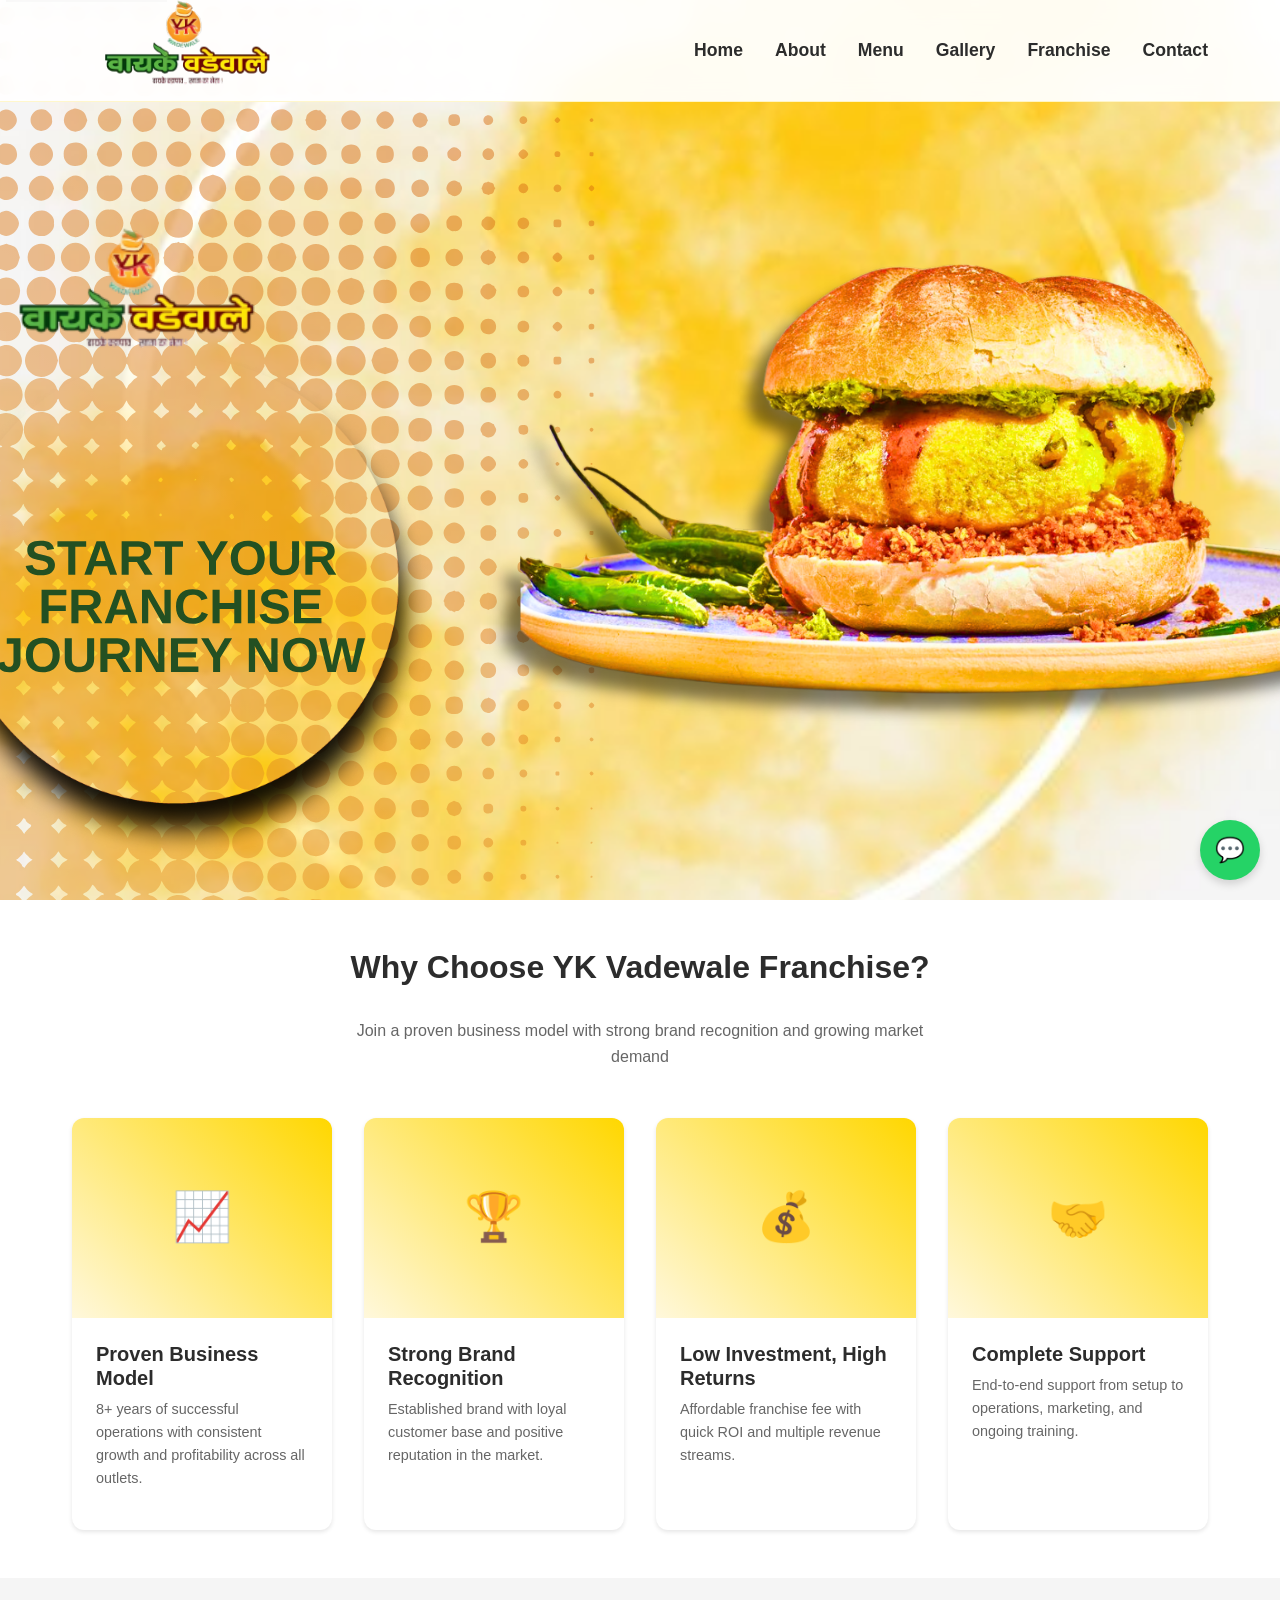
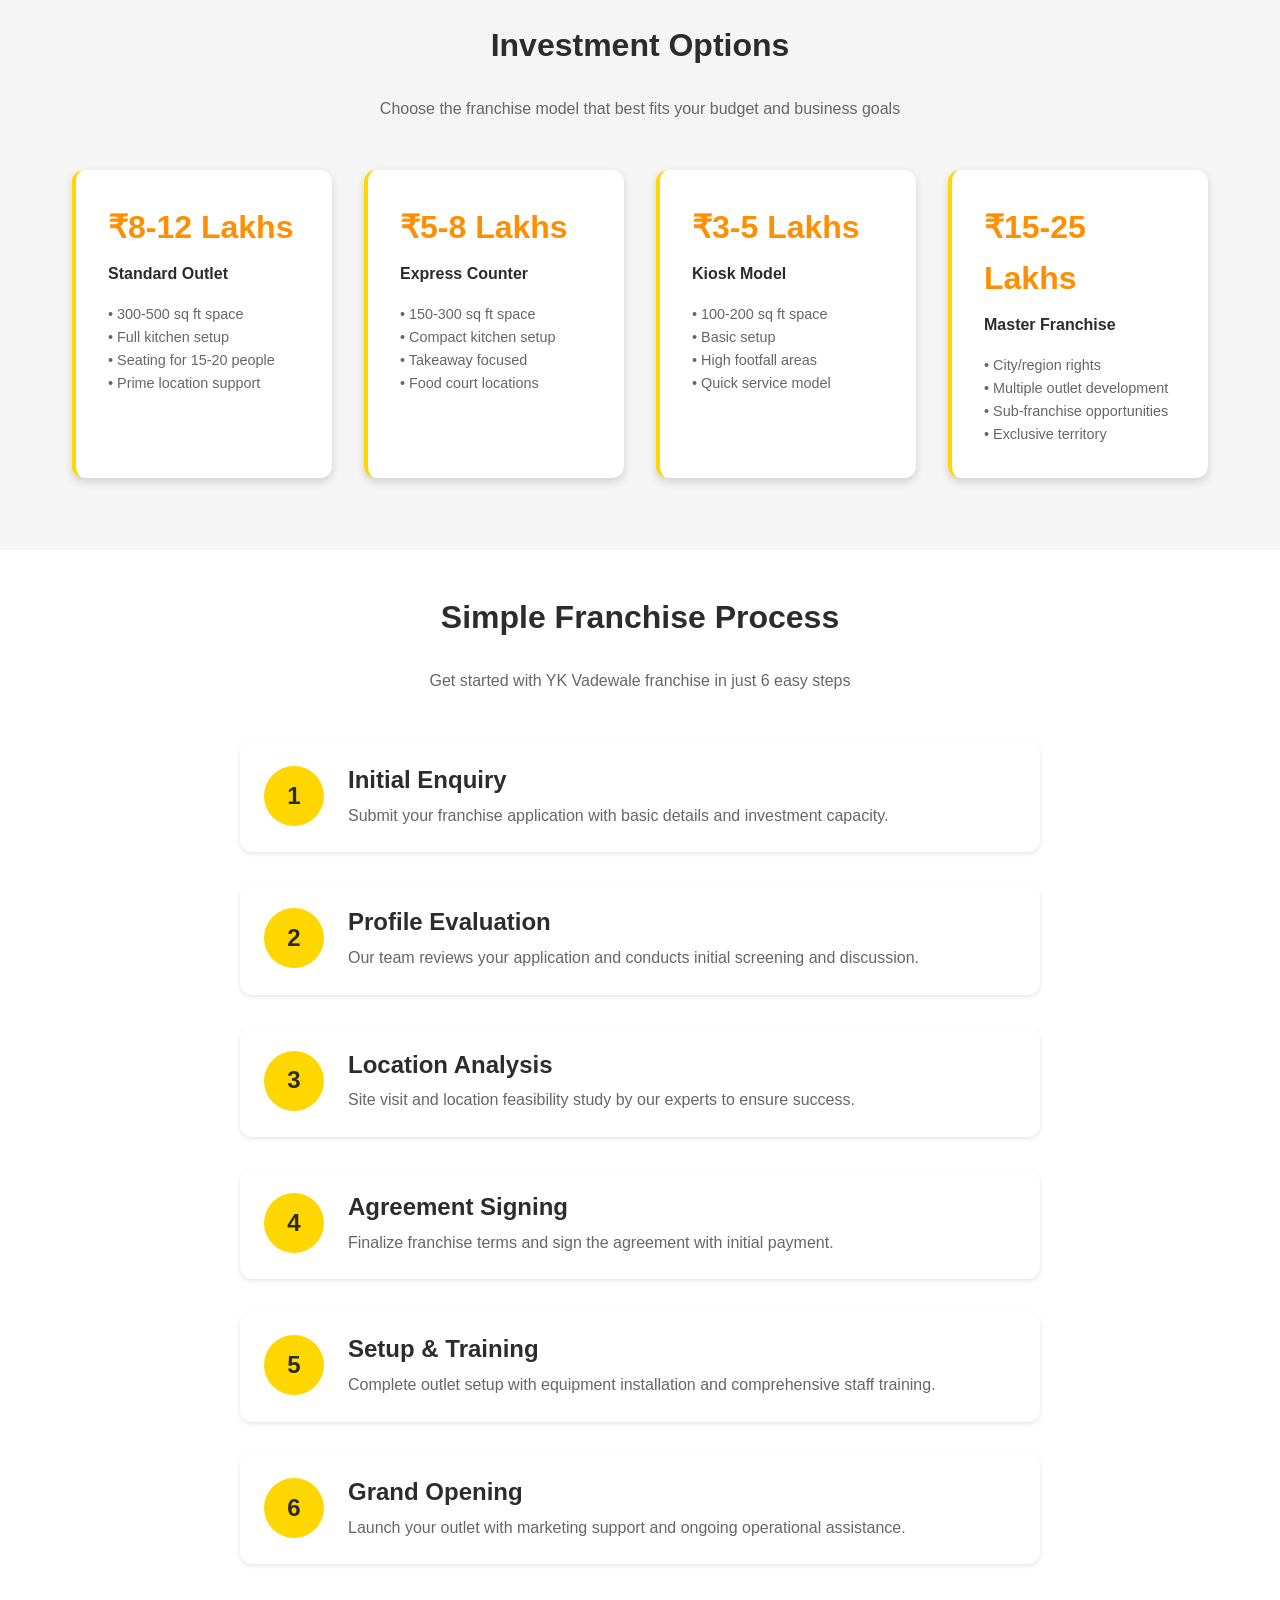
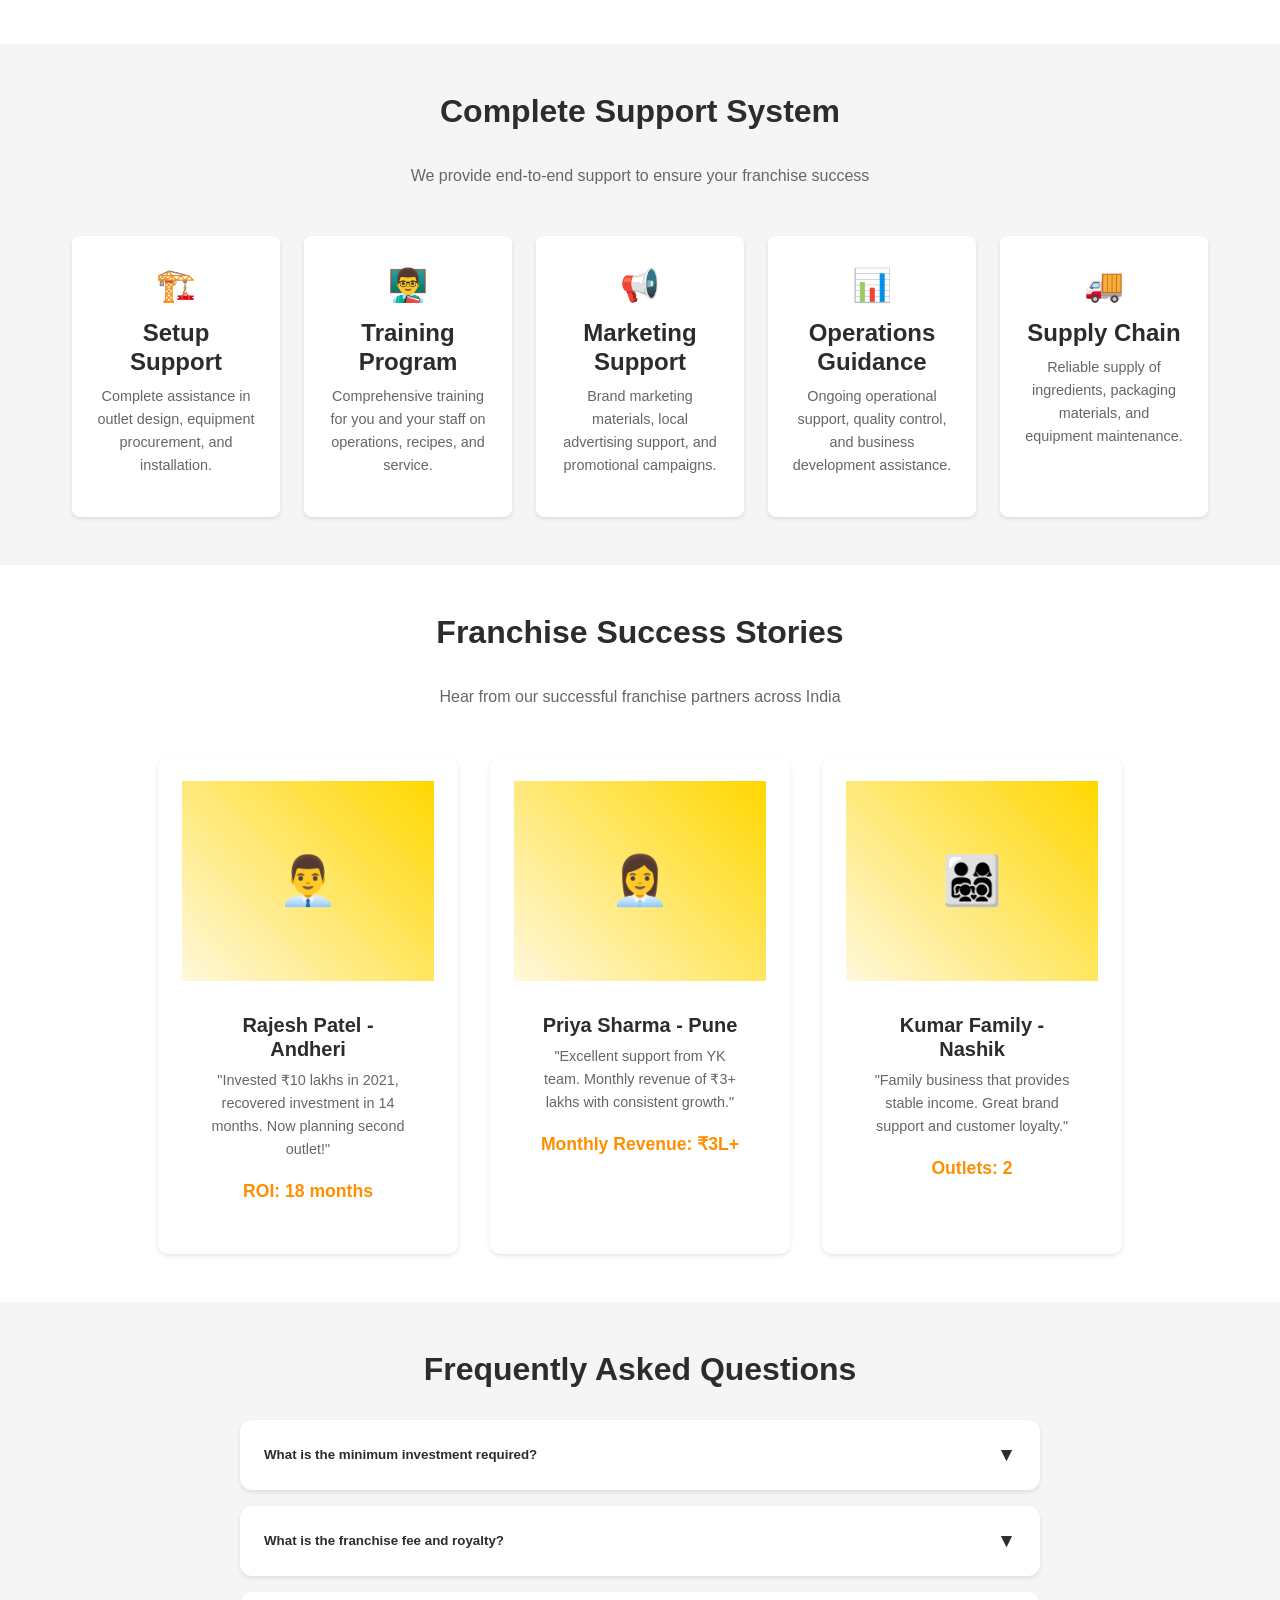
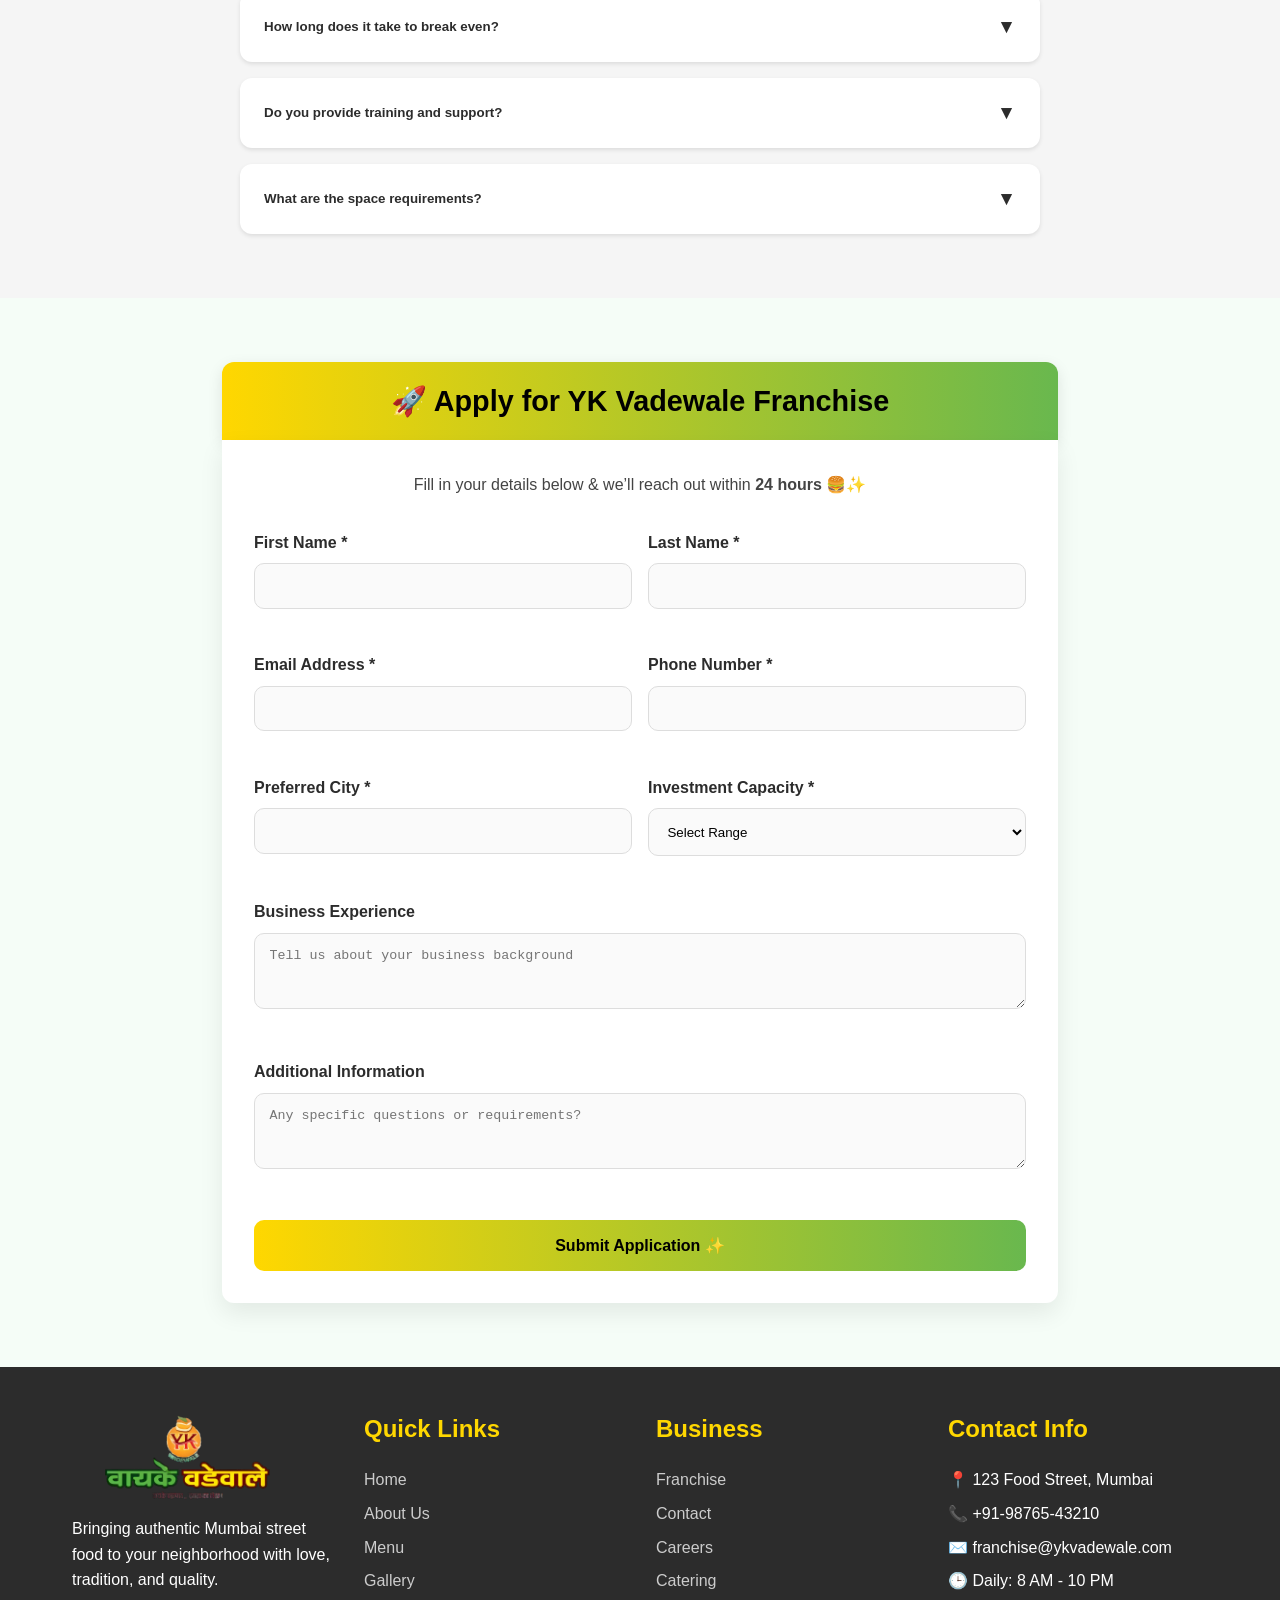
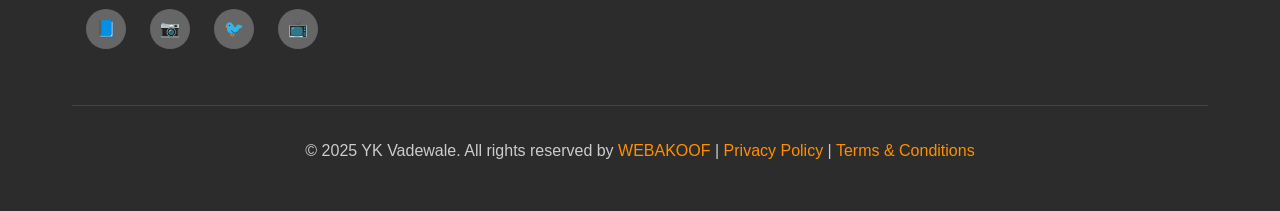
<file: franchise.html>
<!DOCTYPE html>
<html lang="en">
<head>
    <meta charset="UTF-8">
    <meta name="viewport" content="width=device-width, initial-scale=1.0">
    <meta name="description" content="YK Vadewale Franchise Opportunities - Join India's fastest growing street food chain. Low investment, high returns, complete support.">
    <meta name="keywords" content="YK Vadewale franchise, food franchise India, vada pav franchise, street food business opportunity, Mumbai food franchise">
    <title>Franchise Opportunities - YK Vadewale | Join Our Success Story</title>
    <link rel="stylesheet" href="assets/css/style.css">
    
    <style>
        .franchise-hero {
            background: linear-gradient(135deg, var(--charcoal), var(--black));
            color: var(--white);
            position: relative;
            overflow: hidden;
        }
        
        .franchise-hero::before {
            content: '';
            position: absolute;
            top: 0;
            left: 0;
            right: 0;
            bottom: 0;
            background: url('data:image/svg+xml,<svg xmlns="http://www.w3.org/2000/svg" viewBox="0 0 100 100"><circle cx="20" cy="20" r="2" fill="%23FFD700" opacity="0.1"/><circle cx="80" cy="30" r="1.5" fill="%23FFC107" opacity="0.15"/></svg>');
            animation: float 15s ease-in-out infinite;
        }
        
        .investment-card {
            background: var(--white);
            border-radius: var(--radius-lg);
            padding: 2rem;
            box-shadow: var(--shadow-medium);
            border-left: 4px solid var(--primary-yellow);
            margin-bottom: 1.5rem;
        }
        
        .investment-amount {
            font-family: var(--font-heading);
            font-size: 2rem;
            font-weight: 900;
            color: var(--dark-yellow);
            margin-bottom: 0.5rem;
        }
        
        .investment-type {
            font-weight: 600;
            color: var(--charcoal);
            margin-bottom: 1rem;
        }
        
        .investment-details {
            color: var(--medium-gray);
            font-size: 0.9rem;
        }
        
        .process-step {
            display: flex;
            align-items: flex-start;
            margin-bottom: 2rem;
            padding: 1.5rem;
            background: var(--white);
            border-radius: var(--radius-lg);
            box-shadow: var(--shadow-light);
            transition: var(--transition-medium);
        }
        
        .process-step:hover {
            transform: translateY(-3px);
            box-shadow: var(--shadow-medium);
        }
        
        .step-number {
            flex: 0 0 60px;
            width: 60px;
            height: 60px;
            background: var(--primary-yellow);
            border-radius: 50%;
            display: flex;
            align-items: center;
            justify-content: center;
            font-family: var(--font-heading);
            font-weight: 900;
            font-size: 1.5rem;
            color: var(--charcoal);
            margin-right: 1.5rem;
        }
        
        .step-content h3 {
            color: var(--charcoal);
            margin-bottom: 0.5rem;
        }
        
        .step-content p {
            color: var(--medium-gray);
            margin: 0;
        }
        
        .support-item {
            text-align: center;
            padding: 1.5rem;
            background: var(--white);
            border-radius: var(--radius-lg);
            box-shadow: var(--shadow-light);
            transition: var(--transition-medium);
        }
        
        .support-item:hover {
            transform: translateY(-5px);
            box-shadow: var(--shadow-medium);
        }
        
        .support-icon {
            font-size: 3rem;
            margin-bottom: 1rem;
        }
        
        .support-title {
            font-weight: 600;
            color: var(--charcoal);
            margin-bottom: 0.5rem;
        }
        
        .support-description {
            color: var(--medium-gray);
            font-size: 0.9rem;
        }
        
        .faq-item {
            background: var(--white);
            border-radius: var(--radius-lg);
            margin-bottom: 1rem;
            box-shadow: var(--shadow-light);
            overflow: hidden;
        }
        
        .faq-question {
            width: 100%;
            padding: 1.5rem;
            background: none;
            border: none;
            text-align: left;
            font-weight: 600;
            color: var(--charcoal);
            cursor: pointer;
            display: flex;
            justify-content: space-between;
            align-items: center;
            transition: var(--transition-fast);
        }
        
        .faq-question:hover {
            background: var(--light-gray);
        }
        
        .faq-answer {
            padding: 0 1.5rem 1.5rem;
            color: var(--medium-gray);
            display: none;
        }
        
        .faq-answer.active {
            display: block;
        }
        
        .faq-icon {
            font-size: 1.2rem;
            transition: var(--transition-fast);
        }
        
        .faq-item.active .faq-icon {
            transform: rotate(180deg);
        }
        
        .form-row {
            display: grid;
            grid-template-columns: 1fr;
            gap: 1rem;
        }
        
        @media (min-width: 768px) {
            .form-row {
                grid-template-columns: 1fr 1fr;
            }
        }
    </style>
</head>
<body>
    <a href="#main-content" class="skip-link">Skip to main content</a>
    
    <header class="header" role="banner">
        <nav class="nav container" role="navigation">
             <a href="/" class="logo" aria-label="YK Vadewale Home">
                
                <img src="assets/images/logo.svg" alt="">
            </a>
            <div class="nav-menu" id="nav-menu">
                <ul class="nav-list">
                    <li class="nav-item"><a href="index.html" class="nav-link">Home</a></li>
                    <li class="nav-item"><a href="about.html" class="nav-link">About</a></li>
                    <li class="nav-item"><a href="menu.html" class="nav-link">Menu</a></li>
                    <li class="nav-item"><a href="gallery.html" class="nav-link">Gallery</a></li>
                    <li class="nav-item"><a href="franchise.html" class="nav-link active">Franchise</a></li>
                    <li class="nav-item"><a href="contact.html" class="nav-link">Contact</a></li>
                </ul>
            </div>
            <button class="hamburger" id="hamburger">
                <span></span><span></span><span></span>
            </button>
        </nav>
        <div class="nav-overlay" id="nav-overlay"></div>
    </header>

    <main id="main-content">
      <section class="hero" id="home" role="banner" 
         style="background: url('assets/images/banner-2.svg') no-repeat center center/cover; 
                position: relative; 
                width: 100%; 
                min-height: 100vh; 
                display: flex; 
                align-items: center;">

    <!-- <div class="container">
        <div class="hero-content">
            <h1 class="hero-title">
                Taste the <span style="color: var(--dark-yellow);">Real Mumbai</span>
            </h1>
            <p class="hero-subtitle">
                Authentic street food made fresh daily with love, tradition, and the finest ingredients. 
                Experience the true flavors of Mumbai's iconic Vada Pav and more!
            </p>
            <div class="hero-cta">
                <a href="menu.html" class="btn btn-primary btn-lg">Order Now</a>
                <a href="franchise.html" class="btn btn-outline btn-lg">Join Franchise</a>
            </div>
        </div>
    </div> -->
</section>


        <!-- Why Choose YK Vadewale Franchise -->
        <section class="section" id="why-franchise">
            <div class="container">
                <h2 class="section-title">Why Choose YK Vadewale Franchise?</h2>
                <p class="section-subtitle">
                    Join a proven business model with strong brand recognition and growing market demand
                </p>
                
                <div class="menu-grid">
                    <div class="menu-item">
                        <div class="menu-item-image">📈</div>
                        <div class="menu-item-content">
                            <h3 class="menu-item-title">Proven Business Model</h3>
                            <p class="menu-item-description">
                                8+ years of successful operations with consistent growth and profitability across all outlets.
                            </p>
                        </div>
                    </div>
                    
                    <div class="menu-item">
                        <div class="menu-item-image">🏆</div>
                        <div class="menu-item-content">
                            <h3 class="menu-item-title">Strong Brand Recognition</h3>
                            <p class="menu-item-description">
                                Established brand with loyal customer base and positive reputation in the market.
                            </p>
                        </div>
                    </div>
                    
                    <div class="menu-item">
                        <div class="menu-item-image">💰</div>
                        <div class="menu-item-content">
                            <h3 class="menu-item-title">Low Investment, High Returns</h3>
                            <p class="menu-item-description">
                                Affordable franchise fee with quick ROI and multiple revenue streams.
                            </p>
                        </div>
                    </div>
                    
                    <div class="menu-item">
                        <div class="menu-item-image">🤝</div>
                        <div class="menu-item-content">
                            <h3 class="menu-item-title">Complete Support</h3>
                            <p class="menu-item-description">
                                End-to-end support from setup to operations, marketing, and ongoing training.
                            </p>
                        </div>
                    </div>
                </div>
            </div>
        </section>

        <!-- Investment Details -->
        <section class="section" id="investment" style="background: var(--light-gray);">
            <div class="container">
                <h2 class="section-title">Investment Options</h2>
                <p class="section-subtitle">
                    Choose the franchise model that best fits your budget and business goals
                </p>
                
                <div class="stats-grid">
                    <div class="investment-card">
                        <div class="investment-amount">₹8-12 Lakhs</div>
                        <div class="investment-type">Standard Outlet</div>
                        <div class="investment-details">
                            • 300-500 sq ft space<br>
                            • Full kitchen setup<br>
                            • Seating for 15-20 people<br>
                            • Prime location support
                        </div>
                    </div>
                    
                    <div class="investment-card">
                        <div class="investment-amount">₹5-8 Lakhs</div>
                        <div class="investment-type">Express Counter</div>
                        <div class="investment-details">
                            • 150-300 sq ft space<br>
                            • Compact kitchen setup<br>
                            • Takeaway focused<br>
                            • Food court locations
                        </div>
                    </div>
                    
                    <div class="investment-card">
                        <div class="investment-amount">₹3-5 Lakhs</div>
                        <div class="investment-type">Kiosk Model</div>
                        <div class="investment-details">
                            • 100-200 sq ft space<br>
                            • Basic setup<br>
                            • High footfall areas<br>
                            • Quick service model
                        </div>
                    </div>
                    
                    <div class="investment-card">
                        <div class="investment-amount">₹15-25 Lakhs</div>
                        <div class="investment-type">Master Franchise</div>
                        <div class="investment-details">
                            • City/region rights<br>
                            • Multiple outlet development<br>
                            • Sub-franchise opportunities<br>
                            • Exclusive territory
                        </div>
                    </div>
                </div>
            </div>
        </section>

        <!-- Franchise Process -->
        <section class="section" id="process">
            <div class="container">
                <h2 class="section-title">Simple Franchise Process</h2>
                <p class="section-subtitle">
                    Get started with YK Vadewale franchise in just 6 easy steps
                </p>
                
                <div style="max-width: 800px; margin: 0 auto;">
                    <div class="process-step">
                        <div class="step-number">1</div>
                        <div class="step-content">
                            <h3>Initial Enquiry</h3>
                            <p>Submit your franchise application with basic details and investment capacity.</p>
                        </div>
                    </div>
                    
                    <div class="process-step">
                        <div class="step-number">2</div>
                        <div class="step-content">
                            <h3>Profile Evaluation</h3>
                            <p>Our team reviews your application and conducts initial screening and discussion.</p>
                        </div>
                    </div>
                    
                    <div class="process-step">
                        <div class="step-number">3</div>
                        <div class="step-content">
                            <h3>Location Analysis</h3>
                            <p>Site visit and location feasibility study by our experts to ensure success.</p>
                        </div>
                    </div>
                    
                    <div class="process-step">
                        <div class="step-number">4</div>
                        <div class="step-content">
                            <h3>Agreement Signing</h3>
                            <p>Finalize franchise terms and sign the agreement with initial payment.</p>
                        </div>
                    </div>
                    
                    <div class="process-step">
                        <div class="step-number">5</div>
                        <div class="step-content">
                            <h3>Setup & Training</h3>
                            <p>Complete outlet setup with equipment installation and comprehensive staff training.</p>
                        </div>
                    </div>
                    
                    <div class="process-step">
                        <div class="step-number">6</div>
                        <div class="step-content">
                            <h3>Grand Opening</h3>
                            <p>Launch your outlet with marketing support and ongoing operational assistance.</p>
                        </div>
                    </div>
                </div>
            </div>
        </section>

        <!-- Support Provided -->
        <section class="section" id="support" style="background: var(--light-gray);">
    <div class="container">
        <h2 class="section-title">Complete Support System</h2>
        <p class="section-subtitle">
            We provide end-to-end support to ensure your franchise success
        </p>
        
        <div class="menu-grid" 
             style="display: grid; grid-template-columns: repeat(auto-fit, minmax(200px, 1fr)); gap: 1.5rem; text-align: center;">
            
            <div class="support-item" style="background: #fff; padding: 1.5rem; border-radius: 8px;">
                <div class="support-icon" style="font-size: 2rem; margin-bottom: 0.5rem;">🏗️</div>
                <h3 class="support-title">Setup Support</h3>
                <p class="support-description">Complete assistance in outlet design, equipment procurement, and installation.</p>
            </div>
            
            <div class="support-item" style="background: #fff; padding: 1.5rem; border-radius: 8px;">
                <div class="support-icon" style="font-size: 2rem; margin-bottom: 0.5rem;">👨‍🏫</div>
                <h3 class="support-title">Training Program</h3>
                <p class="support-description">Comprehensive training for you and your staff on operations, recipes, and service.</p>
            </div>
            
            <div class="support-item" style="background: #fff; padding: 1.5rem; border-radius: 8px;">
                <div class="support-icon" style="font-size: 2rem; margin-bottom: 0.5rem;">📢</div>
                <h3 class="support-title">Marketing Support</h3>
                <p class="support-description">Brand marketing materials, local advertising support, and promotional campaigns.</p>
            </div>
            
            <div class="support-item" style="background: #fff; padding: 1.5rem; border-radius: 8px;">
                <div class="support-icon" style="font-size: 2rem; margin-bottom: 0.5rem;">📊</div>
                <h3 class="support-title">Operations Guidance</h3>
                <p class="support-description">Ongoing operational support, quality control, and business development assistance.</p>
            </div>
            
            <div class="support-item" style="background: #fff; padding: 1.5rem; border-radius: 8px;">
                <div class="support-icon" style="font-size: 2rem; margin-bottom: 0.5rem;">🚚</div>
                <h3 class="support-title">Supply Chain</h3>
                <p class="support-description">Reliable supply of ingredients, packaging materials, and equipment maintenance.</p>
            </div>
            
        
        </div>
    </div>
</section>


        <!-- Success Stories -->
       <section class="section" id="success-stories">
    <div class="container" style="text-align: center;">
        <h2 class="section-title">Franchise Success Stories</h2>
        <p class="section-subtitle">
            Hear from our successful franchise partners across India
        </p>
        
        <div class="menu-grid" 
             style="display: flex; justify-content: center; gap: 2rem; flex-wrap: wrap; margin-top: 2rem;">
            
            <!-- Card 1 -->
            <div class="menu-item" style="max-width: 300px; background: #fff; padding: 1.5rem; border-radius: 10px; text-align: center;">
                <div class="menu-item-image" style="font-size: 3rem; margin-bottom: 0.5rem;">👨‍💼</div>
                <div class="menu-item-content">
                    <h3 class="menu-item-title">Rajesh Patel - Andheri</h3>
                    <p class="menu-item-description">
                        "Invested ₹10 lakhs in 2021, recovered investment in 14 months. Now planning second outlet!"
                    </p>
                    <div class="menu-item-price" style="color: var(--dark-yellow); font-weight: 600;">ROI: 18 months</div>
                </div>
            </div>
            
            <!-- Card 2 -->
            <div class="menu-item" style="max-width: 300px; background: #fff; padding: 1.5rem; border-radius: 10px; text-align: center;">
                <div class="menu-item-image" style="font-size: 3rem; margin-bottom: 0.5rem;">👩‍💼</div>
                <div class="menu-item-content">
                    <h3 class="menu-item-title">Priya Sharma - Pune</h3>
                    <p class="menu-item-description">
                        "Excellent support from YK team. Monthly revenue of ₹3+ lakhs with consistent growth."
                    </p>
                    <div class="menu-item-price" style="color: var(--dark-yellow); font-weight: 600;">Monthly Revenue: ₹3L+</div>
                </div>
            </div>
            
            <!-- Card 3 -->
            <div class="menu-item" style="max-width: 300px; background: #fff; padding: 1.5rem; border-radius: 10px; text-align: center;">
                <div class="menu-item-image" style="font-size: 3rem; margin-bottom: 0.5rem;">👨‍👩‍👧‍👦</div>
                <div class="menu-item-content">
                    <h3 class="menu-item-title">Kumar Family - Nashik</h3>
                    <p class="menu-item-description">
                        "Family business that provides stable income. Great brand support and customer loyalty."
                    </p>
                    <div class="menu-item-price" style="color: var(--dark-yellow); font-weight: 600;">Outlets: 2</div>
                </div>
            </div>
        </div>
    </div>
</section>


        <!-- FAQ Section -->
        <section class="section" id="faq" style="background: var(--light-gray);">
            <div class="container">
                <h2 class="section-title">Frequently Asked Questions</h2>
                
                <div style="max-width: 800px; margin: 0 auto;">
                    <div class="faq-item">
                        <button class="faq-question">
                            What is the minimum investment required?
                            <span class="faq-icon">▼</span>
                        </button>
                        <div class="faq-answer">
                            The minimum investment starts from ₹3 lakhs for a kiosk model. Standard outlets require ₹8-12 lakhs depending on location and size.
                        </div>
                    </div>
                    
                    <div class="faq-item">
                        <button class="faq-question">
                            What is the franchise fee and royalty?
                            <span class="faq-icon">▼</span>
                        </button>
                        <div class="faq-answer">
                            Franchise fee ranges from ₹2-5 lakhs based on outlet type. Monthly royalty is 5% of gross revenue with 2% marketing fee.
                        </div>
                    </div>
                    
                    <div class="faq-item">
                        <button class="faq-question">
                            How long does it take to break even?
                            <span class="faq-icon">▼</span>
                        </button>
                        <div class="faq-answer">
                            Most franchisees break even within 12-18 months depending on location, operations, and local market conditions.
                        </div>
                    </div>
                    
                    <div class="faq-item">
                        <button class="faq-question">
                            Do you provide training and support?
                            <span class="faq-icon">▼</span>
                        </button>
                        <div class="faq-answer">
                            Yes, we provide comprehensive 15-day training program covering operations, recipes, customer service, and business management.
                        </div>
                    </div>
                    
                    <div class="faq-item">
                        <button class="faq-question">
                            What are the space requirements?
                            <span class="faq-icon">▼</span>
                        </button>
                        <div class="faq-answer">
                            Space requirements vary: Kiosk (100-200 sq ft), Express Counter (150-300 sq ft), Standard Outlet (300-500 sq ft).
                        </div>
                    </div>
                </div>
            </div>
        </section>

        <!-- Franchise Application Form -->
    <section class="section" id="franchise-form" style="background: #f5fdf7; padding: 4rem 1rem;">
  <div class="container" style="max-width: 900px; margin: 0 auto;">

    <!-- Gradient Header Bar -->
    <div style="background: linear-gradient(90deg, #FFD700, #69B84E); 
                padding: 1rem 1.5rem; 
                border-radius: 12px 12px 0 0; 
                text-align: center; 
                color: #000; 
                font-weight: 700; 
                font-size: 1.8rem; 
                box-shadow: 0 5px 15px rgba(0,0,0,0.1);">
      🚀 Apply for YK Vadewale Franchise
    </div>

    <!-- Cute Form Card -->
    <div style="background: #fff; 
                padding: 2rem; 
                border-radius: 0 0 12px 12px; 
                box-shadow: 0 10px 25px rgba(0,0,0,0.08);">
      
      <p style="text-align:center; margin-bottom: 2rem; font-size: 1rem; color: #444;">
        Fill in your details below & we’ll reach out within <strong>24 hours</strong> 🍔✨
      </p>

      <form class="franchise-application-form" style="display: flex; flex-direction: column; gap: 1.2rem;">
        
        <!-- Name -->
        <div class="form-row" style="display: flex; flex-wrap: wrap; gap: 1rem;">
          <div class="form-group" style="flex: 1; min-width: 240px;">
            <label for="firstName" class="form-label" style="font-weight: 600;">First Name *</label>
            <input type="text" id="firstName" name="firstName" required
                   style="width: 100%; padding: 0.9rem; border: 1px solid #ddd; border-radius: 10px; background: #fafafa;">
          </div>
          <div class="form-group" style="flex: 1; min-width: 240px;">
            <label for="lastName" class="form-label" style="font-weight: 600;">Last Name *</label>
            <input type="text" id="lastName" name="lastName" required
                   style="width: 100%; padding: 0.9rem; border: 1px solid #ddd; border-radius: 10px; background: #fafafa;">
          </div>
        </div>

        <!-- Contact -->
        <div class="form-row" style="display: flex; flex-wrap: wrap; gap: 1rem;">
          <div class="form-group" style="flex: 1; min-width: 240px;">
            <label for="email" class="form-label" style="font-weight: 600;">Email Address *</label>
            <input type="email" id="email" name="email" required
                   style="width: 100%; padding: 0.9rem; border: 1px solid #ddd; border-radius: 10px; background: #fafafa;">
          </div>
          <div class="form-group" style="flex: 1; min-width: 240px;">
            <label for="phone" class="form-label" style="font-weight: 600;">Phone Number *</label>
            <input type="tel" id="phone" name="phone" required
                   style="width: 100%; padding: 0.9rem; border: 1px solid #ddd; border-radius: 10px; background: #fafafa;">
          </div>
        </div>

        <!-- City + Investment -->
        <div class="form-row" style="display: flex; flex-wrap: wrap; gap: 1rem;">
          <div class="form-group" style="flex: 1; min-width: 240px;">
            <label for="city" class="form-label" style="font-weight: 600;">Preferred City *</label>
            <input type="text" id="city" name="city" required
                   style="width: 100%; padding: 0.9rem; border: 1px solid #ddd; border-radius: 10px; background: #fafafa;">
          </div>
          <div class="form-group" style="flex: 1; min-width: 240px;">
            <label for="investment" class="form-label" style="font-weight: 600;">Investment Capacity *</label>
            <select id="investment" name="investment" required
                    style="width: 100%; padding: 0.9rem; border: 1px solid #ddd; border-radius: 10px; background: #fafafa;">
              <option value="">Select Range</option>
              <option value="3-5">₹3-5 Lakhs</option>
              <option value="5-8">₹5-8 Lakhs</option>
              <option value="8-12">₹8-12 Lakhs</option>
              <option value="15-25">₹15-25 Lakhs</option>
              <option value="25+">₹25+ Lakhs</option>
            </select>
          </div>
        </div>

        <!-- Experience -->
        <div class="form-group">
          <label for="experience" class="form-label" style="font-weight: 600;">Business Experience</label>
          <textarea id="experience" name="experience" rows="3" placeholder="Tell us about your business background"
                    style="width: 100%; padding: 0.9rem; border: 1px solid #ddd; border-radius: 10px; background: #fafafa;"></textarea>
        </div>

        <!-- Message -->
        <div class="form-group">
          <label for="message" class="form-label" style="font-weight: 600;">Additional Information</label>
          <textarea id="message" name="message" rows="3" placeholder="Any specific questions or requirements?"
                    style="width: 100%; padding: 0.9rem; border: 1px solid #ddd; border-radius: 10px; background: #fafafa;"></textarea>
        </div>

        <!-- Submit -->
        <button type="submit" 
                style="width: 100%; padding: 1rem; font-size: 1rem; border-radius: 10px; 
                       background: linear-gradient(90deg, #FFD700, #69B84E); 
                       border: none; font-weight: 700; color: #000; 
                       cursor: pointer; transition: transform 0.2s ease;">
          Submit Application ✨
        </button>
      </form>
    </div>
  </div>
</section>

    </main>

    <footer class="footer" role="contentinfo">
        <div class="container">
            <div class="footer-content">
                <div class="footer-section">
                    <a href="/" class="logo" aria-label="YK Vadewale Home">
                
                <img src="assets/images/logo.svg" alt="">
            </a>
                    <p>Bringing authentic Mumbai street food to your neighborhood with love, tradition, and quality.</p>
                    <div class="social-links">
                        <a href="#" class="social-link" aria-label="Facebook">📘</a>
                        <a href="#" class="social-link" aria-label="Instagram">📷</a>
                        <a href="#" class="social-link" aria-label="Twitter">🐦</a>
                        <a href="#" class="social-link" aria-label="YouTube">📺</a>
                    </div>
                </div>
                
                <div class="footer-section">
                    <h3>Quick Links</h3>
                    <ul>
                        <li><a href="index.html">Home</a></li>
                        <li><a href="about.html">About Us</a></li>
                        <li><a href="menu.html">Menu</a></li>
                        <li><a href="gallery.html">Gallery</a></li>
                    </ul>
                </div>
                
                <div class="footer-section">
                    <h3>Business</h3>
                    <ul>
                        <li><a href="franchise.html">Franchise</a></li>
                        <li><a href="contact.html">Contact</a></li>
                        <li><a href="#careers">Careers</a></li>
                        <li><a href="#catering">Catering</a></li>
                    </ul>
                </div>
                
                <div class="footer-section">
                    <h3>Contact Info</h3>
                    <ul>
                        <li>📍 123 Food Street, Mumbai</li>
                        <li>📞 +91-98765-43210</li>
                        <li>✉️ franchise@ykvadewale.com</li>
                        <li>🕒 Daily: 8 AM - 10 PM</li>
                    </ul>
                </div>
            </div>
            
           <div class="footer-bottom">
                <p>&copy; 2025 YK Vadewale. All rights reserved by <a href="https://webakoof.com/">WEBAKOOF </a>  |
                   <a href="#privacy">Privacy Policy</a> | 
                   <a href="#terms">Terms & Conditions</a>
                </p>
            </div>
        </div>
    </footer>

    <a href="https://wa.me/919876543210" class="whatsapp-float" target="_blank" rel="noopener" aria-label="Chat on WhatsApp">💬</a>

    <script src="assets/js/main.js"></script>
    <script>
        // FAQ functionality
        document.addEventListener('DOMContentLoaded', function() {
            const faqItems = document.querySelectorAll('.faq-item');
            
            faqItems.forEach(item => {
                const question = item.querySelector('.faq-question');
                const answer = item.querySelector('.faq-answer');
                
                question.addEventListener('click', () => {
                    const isActive = item.classList.contains('active');
                    
                    // Close all FAQ items
                    faqItems.forEach(faq => {
                        faq.classList.remove('active');
                        faq.querySelector('.faq-answer').classList.remove('active');
                    });
                    
                    // Open clicked item if it wasn't active
                    if (!isActive) {
                        item.classList.add('active');
                        answer.classList.add('active');
                    }
                });
            });
        });
    </script>
</body>
</html>
</file>
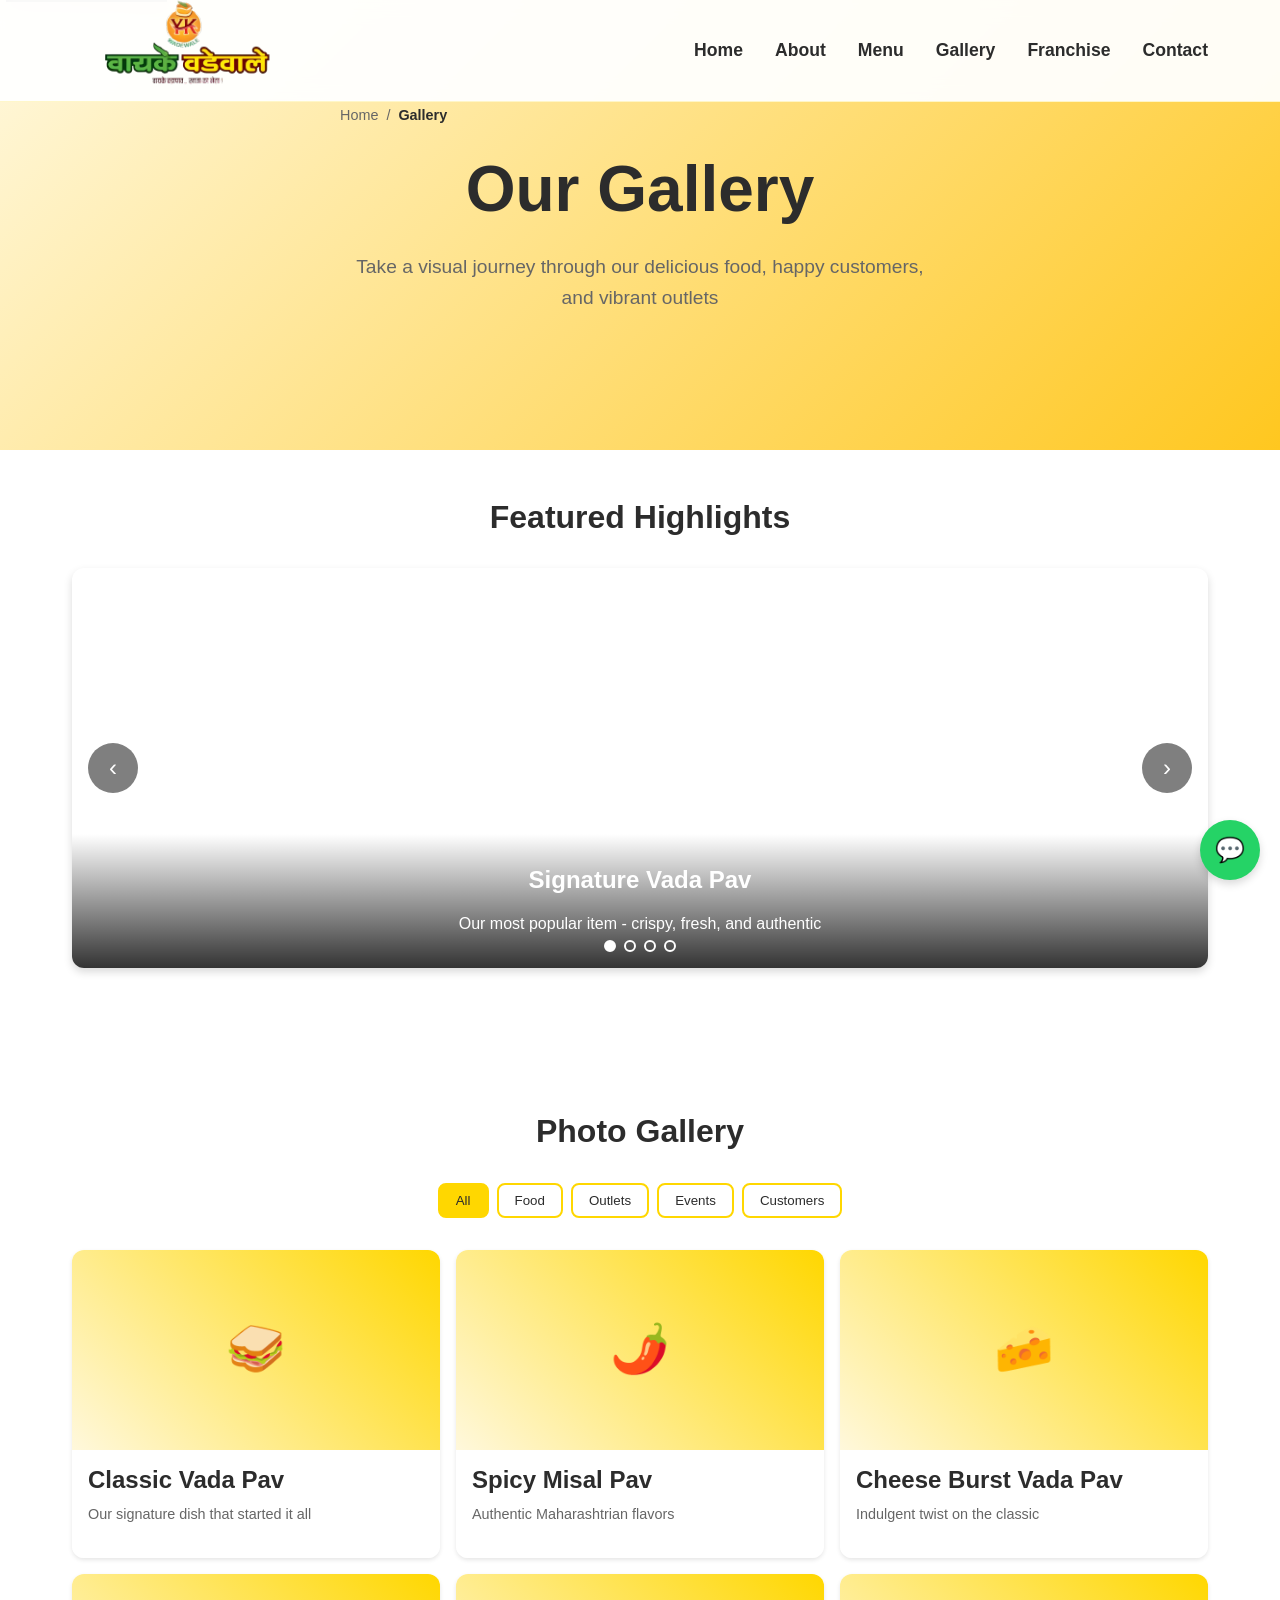
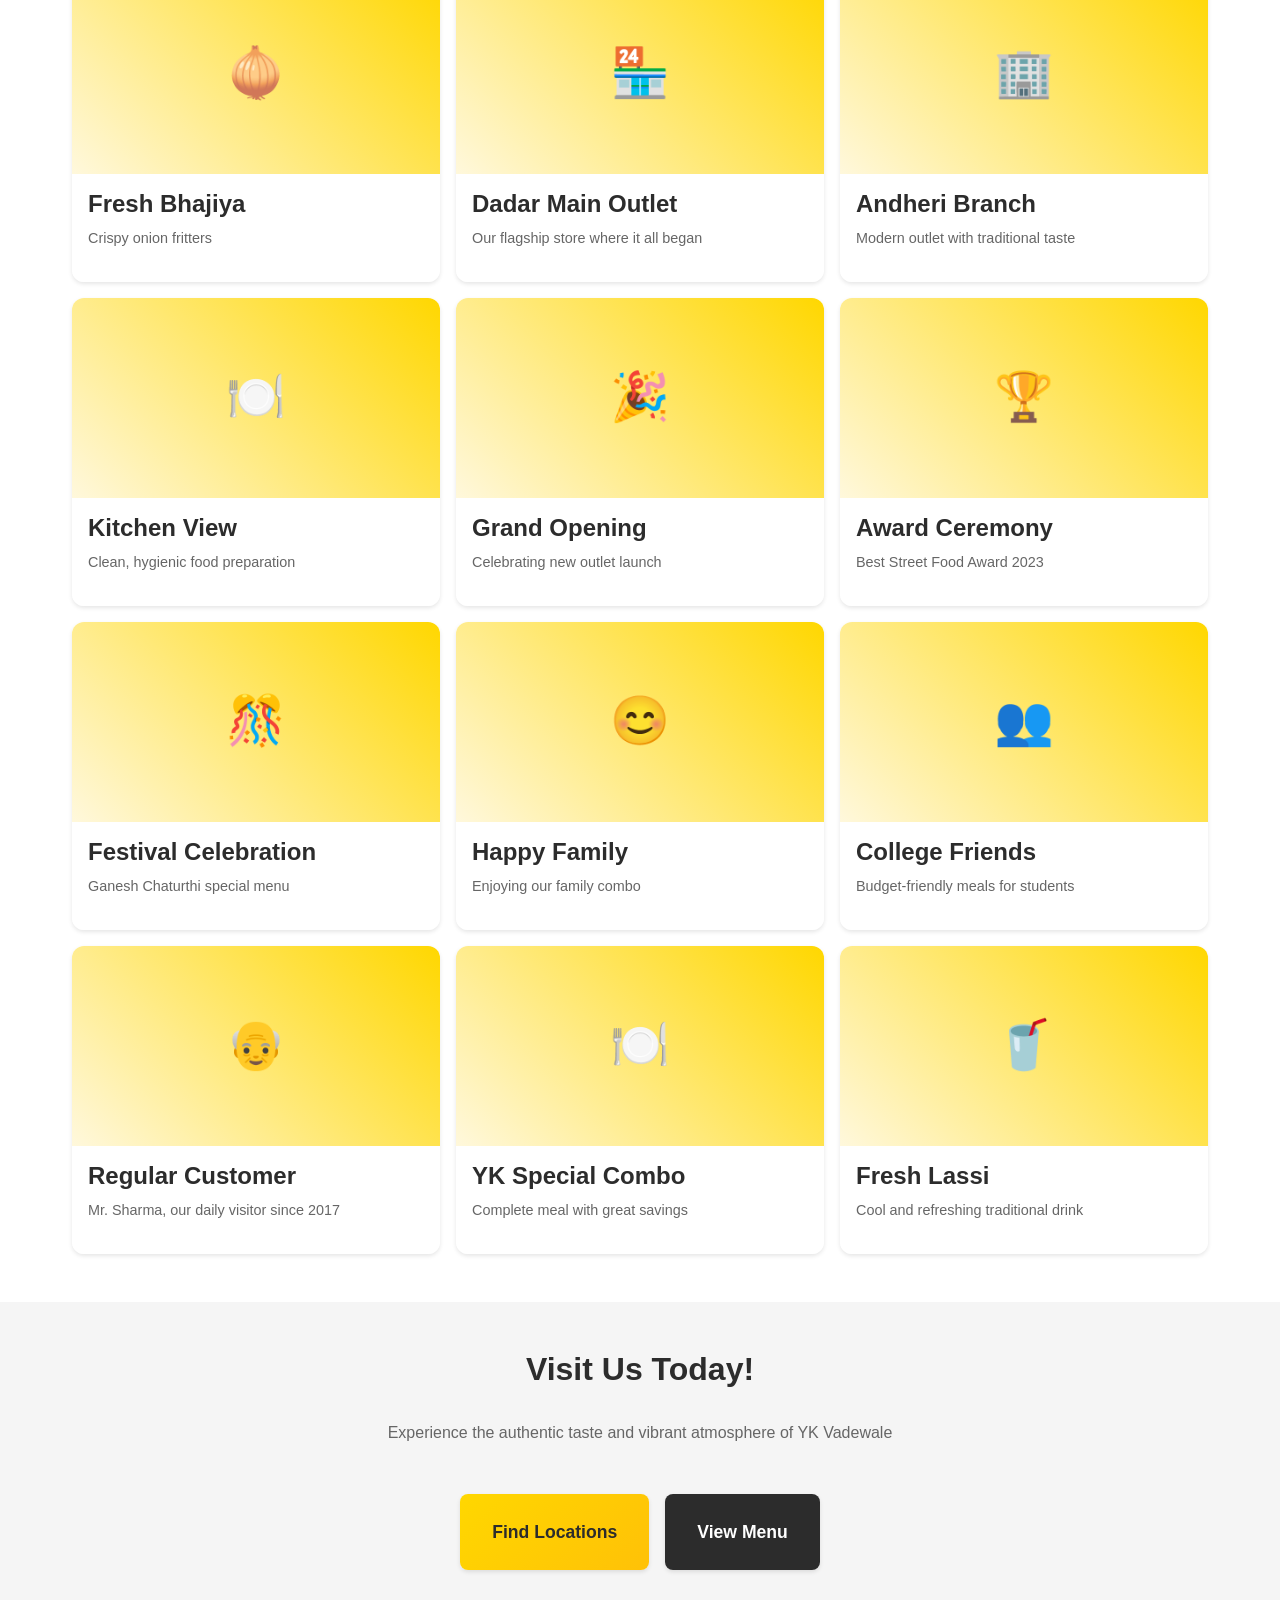
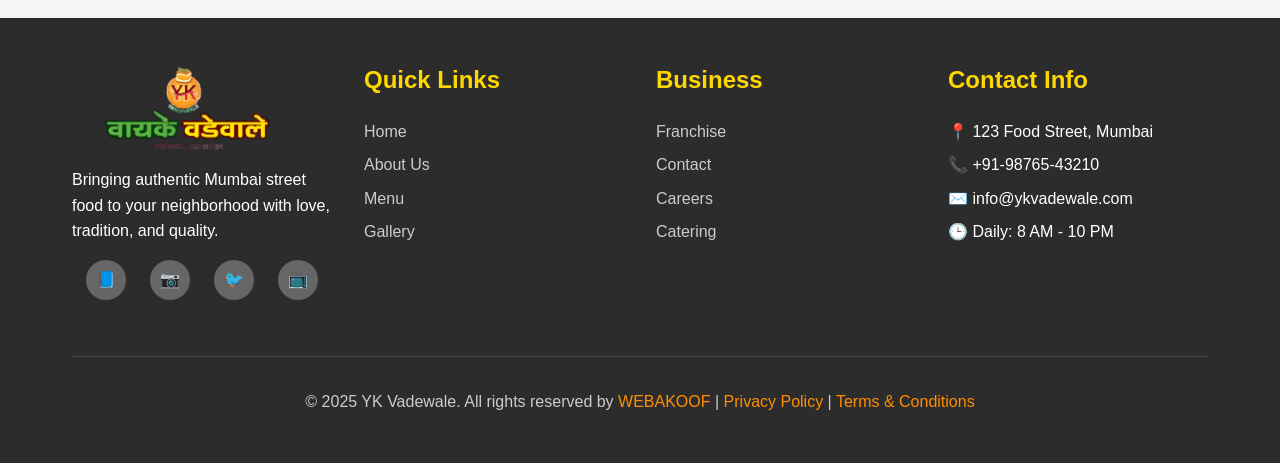
<file: gallery.html>
<!DOCTYPE html>
<html lang="en">
<head>
    <meta charset="UTF-8">
    <meta name="viewport" content="width=device-width, initial-scale=1.0">
    <meta name="description" content="YK Vadewale Gallery - See our delicious food, happy customers, and vibrant outlets. Authentic Mumbai street food in pictures.">
    <meta name="keywords" content="YK Vadewale gallery, food photos, vada pav images, restaurant photos, Mumbai street food pictures">
    <title>Gallery - YK Vadewale | Food Photos & Outlet Images</title>
    <link rel="stylesheet" href="assets/css/style.css">
    
    <style>
        .gallery-carousel {
            position: relative;
            margin-bottom: 3rem;
            border-radius: var(--radius-lg);
            overflow: hidden;
            box-shadow: var(--shadow-medium);
        }
        
        .carousel-track {
            display: flex;
            transition: transform 0.5s ease;
        }
        
        .carousel-slide {
            min-width: 100%;
            height: 400px;
            background: linear-gradient(45deg, var(--light-yellow), var(--primary-yellow));
            background-size: cover;
            background-position: center;
            background-repeat: no-repeat;
            display: flex;
            align-items: center;
            justify-content: center;
            font-size: 4rem;
            position: relative;
        }
        
        .carousel-slide img {
            width: 100%;
            height: 100%;
            object-fit: cover;
        }
        
        .carousel-caption {
            position: absolute;
            bottom: 0;
            left: 0;
            right: 0;
            background: linear-gradient(transparent, rgba(0,0,0,0.8));
            color: white;
            padding: 2rem 1rem 1rem;
            text-align: center;
        }
        
        .carousel-nav {
            position: absolute;
            top: 50%;
            transform: translateY(-50%);
            background: rgba(0,0,0,0.5);
            color: white;
            border: none;
            width: 50px;
            height: 50px;
            border-radius: 50%;
            font-size: 1.5rem;
            cursor: pointer;
            transition: var(--transition-fast);
        }
        
        .carousel-nav:hover {
            background: rgba(0,0,0,0.8);
        }
        
        .carousel-prev {
            left: 1rem;
        }
        
        .carousel-next {
            right: 1rem;
        }
        
        .carousel-indicators {
            position: absolute;
            bottom: 1rem;
            left: 50%;
            transform: translateX(-50%);
            display: flex;
            gap: 0.5rem;
        }
        
        .carousel-indicator {
            width: 12px;
            height: 12px;
            border-radius: 50%;
            border: 2px solid white;
            background: transparent;
            cursor: pointer;
            transition: var(--transition-fast);
        }
        
        .carousel-indicator.active {
            background: white;
        }
        
        .masonry-grid {
            display: grid;
            grid-template-columns: repeat(auto-fit, minmax(280px, 1fr));
            grid-auto-rows: 20px;
            gap: 1rem;
        }
        
        .masonry-item {
            border-radius: var(--radius-lg);
            overflow: hidden;
            box-shadow: var(--shadow-light);
            transition: var(--transition-medium);
            cursor: pointer;
        }
        
        .masonry-item:hover {
            transform: translateY(-5px);
            box-shadow: var(--shadow-medium);
        }
        
        .masonry-content {
            background: var(--white);
        }
        
        .masonry-image {
            width: 100%;
            height: 200px;
            background: linear-gradient(45deg, var(--light-yellow), var(--primary-yellow));
            display: flex;
            align-items: center;
            justify-content: center;
            font-size: 3rem;
            color: var(--charcoal);
        }
        
        .masonry-caption {
            padding: 1rem;
        }
        
        .masonry-title {
            font-weight: 600;
            margin-bottom: 0.5rem;
            color: var(--charcoal);
        }
        
        .masonry-description {
            font-size: 0.9rem;
            color: var(--medium-gray);
        }
        
        .lightbox {
            position: fixed;
            top: 0;
            left: 0;
            width: 100%;
            height: 100%;
            background: rgba(0, 0, 0, 0.9);
            display: flex;
            align-items: center;
            justify-content: center;
            z-index: 2000;
            opacity: 0;
            visibility: hidden;
            transition: var(--transition-medium);
        }
        
        .lightbox.active {
            opacity: 1;
            visibility: visible;
        }
        
        .lightbox-content {
            position: relative;
            max-width: 90%;
            max-height: 90%;
            background: white;
            border-radius: var(--radius-lg);
            overflow: hidden;
        }
        
        .lightbox-image {
            width: 100%;
            height: auto;
            display: block;
        }
        
        .lightbox-close {
            position: absolute;
            top: 1rem;
            right: 1rem;
            background: rgba(0, 0, 0, 0.7);
            color: white;
            border: none;
            width: 40px;
            height: 40px;
            border-radius: 50%;
            font-size: 1.5rem;
            cursor: pointer;
            transition: var(--transition-fast);
        }
        
        .lightbox-close:hover {
            background: rgba(0, 0, 0, 0.9);
        }
        
        .lightbox-caption {
            padding: 1rem;
            text-align: center;
            background: white;
            color: var(--charcoal);
        }
        
        .gallery-filters {
            display: flex;
            justify-content: center;
            flex-wrap: wrap;
            gap: 0.5rem;
            margin-bottom: 2rem;
        }
        
        .filter-btn {
            padding: 0.5rem 1rem;
            background: transparent;
            border: 2px solid var(--primary-yellow);
            color: var(--charcoal);
            border-radius: var(--radius-md);
            cursor: pointer;
            transition: var(--transition-fast);
        }
        
        .filter-btn.active,
        .filter-btn:hover {
            background: var(--primary-yellow);
            color: var(--charcoal);
        }
    </style>
</head>
<body>
    <a href="#main-content" class="skip-link">Skip to main content</a>
    
    <header class="header" role="banner">
        <nav class="nav container" role="navigation">
               <a href="/" class="logo" aria-label="YK Vadewale Home">
                
                <img src="assets/images/logo.svg" alt="">
            </a>
            <div class="nav-menu" id="nav-menu">
                <ul class="nav-list">
                    <li class="nav-item"><a href="index.html" class="nav-link">Home</a></li>
                    <li class="nav-item"><a href="about.html" class="nav-link">About</a></li>
                    <li class="nav-item"><a href="menu.html" class="nav-link">Menu</a></li>
                    <li class="nav-item"><a href="gallery.html" class="nav-link active">Gallery</a></li>
                    <li class="nav-item"><a href="franchise.html" class="nav-link">Franchise</a></li>
                    <li class="nav-item"><a href="contact.html" class="nav-link">Contact</a></li>
                </ul>
            </div>
            <button class="hamburger" id="hamburger">
                <span></span><span></span><span></span>
            </button>
        </nav>
        <div class="nav-overlay" id="nav-overlay"></div>
    </header>

    <main id="main-content">
        <section class="hero" style="min-height: 50vh;">
            <div class="container">
                <div class="hero-content">
                    <nav aria-label="Breadcrumb" class="mb-md">
                        <ol style="display: flex; list-style: none; gap: 0.5rem; font-size: 0.9rem; color: var(--medium-gray);">
                            <li><a href="index.html" style="color: var(--medium-gray);">Home</a></li>
                            <li>/</li>
                            <li style="color: var(--charcoal); font-weight: 600;">Gallery</li>
                        </ol>
                    </nav>
                    <h1 class="hero-title">Our Gallery</h1>
                    <p class="hero-subtitle">
                        Take a visual journey through our delicious food, happy customers, and vibrant outlets
                    </p>
                </div>
            </div>
        </section>

        <!-- Featured Carousel -->
        <section class="section" id="featured">
            <div class="container">
                <h2 class="section-title">Featured Highlights</h2>
                
                <div class="gallery-carousel carousel">
                    <div class="carousel-track">
                        <div class="carousel-slide" style="background-image: url('https://images.unsplash.com/photo-1606491956689-2ea866880c84?w=1200&h=600&fit=crop&crop=center');">
                            <div class="carousel-caption">
                                <h3>Signature Vada Pav</h3>
                                <p>Our most popular item - crispy, fresh, and authentic</p>
                            </div>
                        </div>
                        <div class="carousel-slide" style="background-image: url('https://images.unsplash.com/photo-1555396273-367ea4eb4db5?w=1200&h=600&fit=crop&crop=center');">
                            <div class="carousel-caption">
                                <h3>Dadar Flagship Store</h3>
                                <p>Where it all began - our original outlet</p>
                            </div>
                        </div>
                        <div class="carousel-slide" style="background-image: url('https://images.unsplash.com/photo-1556909114-f6e7ad7d3136?w=1200&h=600&fit=crop&crop=center');">
                            <div class="carousel-caption">
                                <h3>Expert Chefs</h3>
                                <p>Skilled hands preparing authentic street food</p>
                            </div>
                        </div>
                        <div class="carousel-slide" style="background-image: url('https://images.unsplash.com/photo-1529193591184-b1d58069ecdd?w=1200&h=600&fit=crop&crop=center');">
                            <div class="carousel-caption">
                                <h3>Happy Customers</h3>
                                <p>Smiles that make our day worthwhile</p>
                            </div>
                        </div>
                    </div>
                    
                    <button class="carousel-nav carousel-prev" aria-label="Previous slide">‹</button>
                    <button class="carousel-nav carousel-next" aria-label="Next slide">›</button>
                    
                    <div class="carousel-indicators">
                        <button class="carousel-indicator active" aria-label="Go to slide 1"></button>
                        <button class="carousel-indicator" aria-label="Go to slide 2"></button>
                        <button class="carousel-indicator" aria-label="Go to slide 3"></button>
                        <button class="carousel-indicator" aria-label="Go to slide 4"></button>
                    </div>
                </div>
            </div>
        </section>

        <!-- Gallery Grid -->
        <section class="section" id="gallery-grid">
            <div class="container">
                <h2 class="section-title">Photo Gallery</h2>
                
                <div class="gallery-filters">
                    <button class="filter-btn active" data-filter="all">All</button>
                    <button class="filter-btn" data-filter="food">Food</button>
                    <button class="filter-btn" data-filter="outlets">Outlets</button>
                    <button class="filter-btn" data-filter="events">Events</button>
                    <button class="filter-btn" data-filter="customers">Customers</button>
                </div>
                
                <div class="masonry-grid">
                    <!-- Food Items -->
                    <div class="masonry-item gallery-image" data-category="food" data-src="https://images.unsplash.com/photo-1606491956689-2ea866880c84?w=600&h=400&fit=crop">
                        <div class="masonry-content">
                            <div class="masonry-image">
                                <img src="https://i.pinimg.com/736x/ec/e0/97/ece0971e35d5991a52329afd62fb3ec5.jpg" 
                                     alt="Classic Vada Pav - our signature dish" 
                                     loading="lazy"
                                     onerror="this.style.display='none'; this.parentElement.innerHTML='🥪';">
                            </div>
                            <div class="masonry-caption">
                                <h3 class="masonry-title">Classic Vada Pav</h3>
                                <p class="masonry-description">Our signature dish that started it all</p>
                            </div>
                        </div>
                    </div>
                    
                    <div class="masonry-item gallery-image" data-category="food" data-src="https://images.unsplash.com/photo-1630383249896-424e482df921?w=600&h=400&fit=crop">
                        <div class="masonry-content">
                            <div class="masonry-image">
                                <img src="https://i.pinimg.com/736x/1b/8d/6f/1b8d6f6c2fcedf7cba9f267801c33ad7.jpg" 
                                     alt="Spicy Misal Pav - authentic Maharashtrian curry" 
                                     loading="lazy"
                                     onerror="this.style.display='none'; this.parentElement.innerHTML='🌶️';">
                            </div>
                            <div class="masonry-caption">
                                <h3 class="masonry-title">Spicy Misal Pav</h3>
                                <p class="masonry-description">Authentic Maharashtrian flavors</p>
                            </div>
                        </div>
                    </div>
                    
                    <div class="masonry-item gallery-image" data-category="food" data-src="https://images.unsplash.com/photo-1571091718767-18b5b1457add?w=600&h=400&fit=crop">
                        <div class="masonry-content">
                            <div class="masonry-image">
                                <img src="https://images.unsplash.com/photo-1571091718767-18b5b1457add?w=400&h=300&fit=crop&crop=center" 
                                     alt="Cheese Burst Vada Pav with melted cheese" 
                                     loading="lazy"
                                     onerror="this.style.display='none'; this.parentElement.innerHTML='🧀';">
                            </div>
                            <div class="masonry-caption">
                                <h3 class="masonry-title">Cheese Burst Vada Pav</h3>
                                <p class="masonry-description">Indulgent twist on the classic</p>
                            </div>
                        </div>
                    </div>
                    
                    <div class="masonry-item gallery-image" data-category="food" data-src="https://images.unsplash.com/photo-1601050690597-df0568f70950?w=600&h=400&fit=crop">
                        <div class="masonry-content">
                            <div class="masonry-image">
                                <img src="https://images.unsplash.com/photo-1601050690597-df0568f70950?w=400&h=300&fit=crop&crop=center" 
                                     alt="Fresh Bhajiya - crispy onion fritters" 
                                     loading="lazy"
                                     onerror="this.style.display='none'; this.parentElement.innerHTML='🧅';">
                            </div>
                            <div class="masonry-caption">
                                <h3 class="masonry-title">Fresh Bhajiya</h3>
                                <p class="masonry-description">Crispy onion fritters</p>
                            </div>
                        </div>
                    </div>
                    
                    <!-- Outlets -->
                    <div class="masonry-item gallery-image" data-category="outlets" data-src="https://images.unsplash.com/photo-1555396273-367ea4eb4db5?w=600&h=400&fit=crop">
                        <div class="masonry-content">
                            <div class="masonry-image">
                                <img src="https://images.unsplash.com/photo-1555396273-367ea4eb4db5?w=400&h=300&fit=crop&crop=center" 
                                     alt="Dadar Main Outlet - our flagship restaurant" 
                                     loading="lazy"
                                     onerror="this.style.display='none'; this.parentElement.innerHTML='🏪';">
                            </div>
                            <div class="masonry-caption">
                                <h3 class="masonry-title">Dadar Main Outlet</h3>
                                <p class="masonry-description">Our flagship store where it all began</p>
                            </div>
                        </div>
                    </div>
                    
                    <div class="masonry-item gallery-image" data-category="outlets" data-src="https://images.unsplash.com/photo-1517248135467-4c7edcad34c4?w=600&h=400&fit=crop">
                        <div class="masonry-content">
                            <div class="masonry-image">
                                <img src="https://images.unsplash.com/photo-1517248135467-4c7edcad34c4?w=400&h=300&fit=crop&crop=center" 
                                     alt="Andheri Branch - modern restaurant interior" 
                                     loading="lazy"
                                     onerror="this.style.display='none'; this.parentElement.innerHTML='🏢';">
                            </div>
                            <div class="masonry-caption">
                                <h3 class="masonry-title">Andheri Branch</h3>
                                <p class="masonry-description">Modern outlet with traditional taste</p>
                            </div>
                        </div>
                    </div>
                    
                    <div class="masonry-item gallery-image" data-category="outlets" data-src="https://images.unsplash.com/photo-1556909114-f6e7ad7d3136?w=600&h=400&fit=crop">
                        <div class="masonry-content">
                            <div class="masonry-image">
                                <img src="https://images.unsplash.com/photo-1556909114-f6e7ad7d3136?w=400&h=300&fit=crop&crop=center" 
                                     alt="Kitchen View - clean and hygienic food preparation" 
                                     loading="lazy"
                                     onerror="this.style.display='none'; this.parentElement.innerHTML='🍽️';">
                            </div>
                            <div class="masonry-caption">
                                <h3 class="masonry-title">Kitchen View</h3>
                                <p class="masonry-description">Clean, hygienic food preparation</p>
                            </div>
                        </div>
                    </div>
                    
                    <!-- Events -->
                    <div class="masonry-item gallery-image" data-category="events" data-src="event1.jpg">
                        <div class="masonry-content">
                            <div class="masonry-image">🎉</div>
                            <div class="masonry-caption">
                                <h3 class="masonry-title">Grand Opening</h3>
                                <p class="masonry-description">Celebrating new outlet launch</p>
                            </div>
                        </div>
                    </div>
                    
                    <div class="masonry-item gallery-image" data-category="events" data-src="event2.jpg">
                        <div class="masonry-content">
                            <div class="masonry-image">🏆</div>
                            <div class="masonry-caption">
                                <h3 class="masonry-title">Award Ceremony</h3>
                                <p class="masonry-description">Best Street Food Award 2023</p>
                            </div>
                        </div>
                    </div>
                    
                    <div class="masonry-item gallery-image" data-category="events" data-src="event3.jpg">
                        <div class="masonry-content">
                            <div class="masonry-image">🎊</div>
                            <div class="masonry-caption">
                                <h3 class="masonry-title">Festival Celebration</h3>
                                <p class="masonry-description">Ganesh Chaturthi special menu</p>
                            </div>
                        </div>
                    </div>
                    
                    <!-- Customers -->
                    <div class="masonry-item gallery-image" data-category="customers" data-src="https://images.unsplash.com/photo-1529193591184-b1d58069ecdd?w=600&h=400&fit=crop">
                        <div class="masonry-content">
                            <div class="masonry-image">
                                <img src="https://tse2.mm.bing.net/th/id/OIP.3npboJPT1MttKEG1X4xVlwHaJQ?pid=Api&P=0&h=180" 
                                     alt="Happy Family enjoying meal together" 
                                     loading="lazy"
                                     onerror="this.style.display='none'; this.parentElement.innerHTML='😊';">
                            </div>
                            <div class="masonry-caption">
                                <h3 class="masonry-title">Happy Family</h3>
                                <p class="masonry-description">Enjoying our family combo</p>
                            </div>
                        </div>
                    </div>
                    
                    <div class="masonry-item gallery-image" data-category="customers" data-src="https://images.unsplash.com/photo-1543007630-9710e4a00a20?w=600&h=400&fit=crop">
                        <div class="masonry-content">
                            <div class="masonry-image">
                                <img src="https://images.unsplash.com/photo-1543007630-9710e4a00a20?w=400&h=300&fit=crop&crop=center" 
                                     alt="College Friends enjoying budget-friendly meals" 
                                     loading="lazy"
                                     onerror="this.style.display='none'; this.parentElement.innerHTML='👥';">
                            </div>
                            <div class="masonry-caption">
                                <h3 class="masonry-title">College Friends</h3>
                                <p class="masonry-description">Budget-friendly meals for students</p>
                            </div>
                        </div>
                    </div>
                    
                    <div class="masonry-item gallery-image" data-category="customers" data-src="customer3.jpg">
                        <div class="masonry-content">
                            <div class="masonry-image">👴</div>
                            <div class="masonry-caption">
                                <h3 class="masonry-title">Regular Customer</h3>
                                <p class="masonry-description">Mr. Sharma, our daily visitor since 2017</p>
                            </div>
                        </div>
                    </div>
                    
                    <div class="masonry-item gallery-image" data-category="food" data-src="combo1.jpg">
                        <div class="masonry-content">
                            <div class="masonry-image">🍽️</div>
                            <div class="masonry-caption">
                                <h3 class="masonry-title">YK Special Combo</h3>
                                <p class="masonry-description">Complete meal with great savings</p>
                            </div>
                        </div>
                    </div>
                    
                    <div class="masonry-item gallery-image" data-category="food" data-src="drinks1.jpg">
                        <div class="masonry-content">
                            <div class="masonry-image">🥤</div>
                            <div class="masonry-caption">
                                <h3 class="masonry-title">Fresh Lassi</h3>
                                <p class="masonry-description">Cool and refreshing traditional drink</p>
                            </div>
                        </div>
                    </div>
                </div>
            </div>
        </section>

        <!-- Call to Action -->
        <section class="section" id="cta" style="background: var(--light-gray);">
            <div class="container">
                <div class="text-center">
                    <h2 class="section-title">Visit Us Today!</h2>
                    <p class="section-subtitle">
                        Experience the authentic taste and vibrant atmosphere of YK Vadewale
                    </p>
                    
                    <div class="hero-cta">
                        <a href="contact.html" class="btn btn-primary btn-lg">Find Locations</a>
                        <a href="menu.html" class="btn btn-secondary btn-lg">View Menu</a>
                    </div>
                </div>
            </div>
        </section>
    </main>

    <footer class="footer" role="contentinfo">
        <div class="container">
            <div class="footer-content">
                <div class="footer-section">
                      <a href="/" class="logo" aria-label="YK Vadewale Home">
                
                <img src="assets/images/logo.svg" alt="">
            </a>
                    <p>Bringing authentic Mumbai street food to your neighborhood with love, tradition, and quality.</p>
                    <div class="social-links">
                        <a href="#" class="social-link" aria-label="Facebook">📘</a>
                        <a href="#" class="social-link" aria-label="Instagram">📷</a>
                        <a href="#" class="social-link" aria-label="Twitter">🐦</a>
                        <a href="#" class="social-link" aria-label="YouTube">📺</a>
                    </div>
                </div>
                
                <div class="footer-section">
                    <h3>Quick Links</h3>
                    <ul>
                        <li><a href="index.html">Home</a></li>
                        <li><a href="about.html">About Us</a></li>
                        <li><a href="menu.html">Menu</a></li>
                        <li><a href="gallery.html">Gallery</a></li>
                    </ul>
                </div>
                
                <div class="footer-section">
                    <h3>Business</h3>
                    <ul>
                        <li><a href="franchise.html">Franchise</a></li>
                        <li><a href="contact.html">Contact</a></li>
                        <li><a href="#careers">Careers</a></li>
                        <li><a href="#catering">Catering</a></li>
                    </ul>
                </div>
                
                <div class="footer-section">
                    <h3>Contact Info</h3>
                    <ul>
                        <li>📍 123 Food Street, Mumbai</li>
                        <li>📞 +91-98765-43210</li>
                        <li>✉️ info@ykvadewale.com</li>
                        <li>🕒 Daily: 8 AM - 10 PM</li>
                    </ul>
                </div>
            </div>
            
         <div class="footer-bottom">
                <p>&copy; 2025 YK Vadewale. All rights reserved by <a href="https://webakoof.com/">WEBAKOOF </a>  |
                   <a href="#privacy">Privacy Policy</a> | 
                   <a href="#terms">Terms & Conditions</a>
                </p>
            </div>
        </div>
    </footer>

    <a href="https://wa.me/919876543210" class="whatsapp-float" target="_blank" rel="noopener" aria-label="Chat on WhatsApp">💬</a>

    <script src="assets/js/main.js"></script>
    <script>
        // Gallery filter functionality
        document.addEventListener('DOMContentLoaded', function() {
            const filterBtns = document.querySelectorAll('.filter-btn');
            const galleryItems = document.querySelectorAll('.masonry-item');
            
            filterBtns.forEach(btn => {
                btn.addEventListener('click', () => {
                    const filter = btn.dataset.filter;
                    
                    // Update active button
                    filterBtns.forEach(b => b.classList.remove('active'));
                    btn.classList.add('active');
                    
                    // Filter items
                    galleryItems.forEach(item => {
                        if (filter === 'all' || item.dataset.category === filter) {
                            item.style.display = 'block';
                        } else {
                            item.style.display = 'none';
                        }
                    });
                });
            });
        });
    </script>
</body>
</html>
</file>
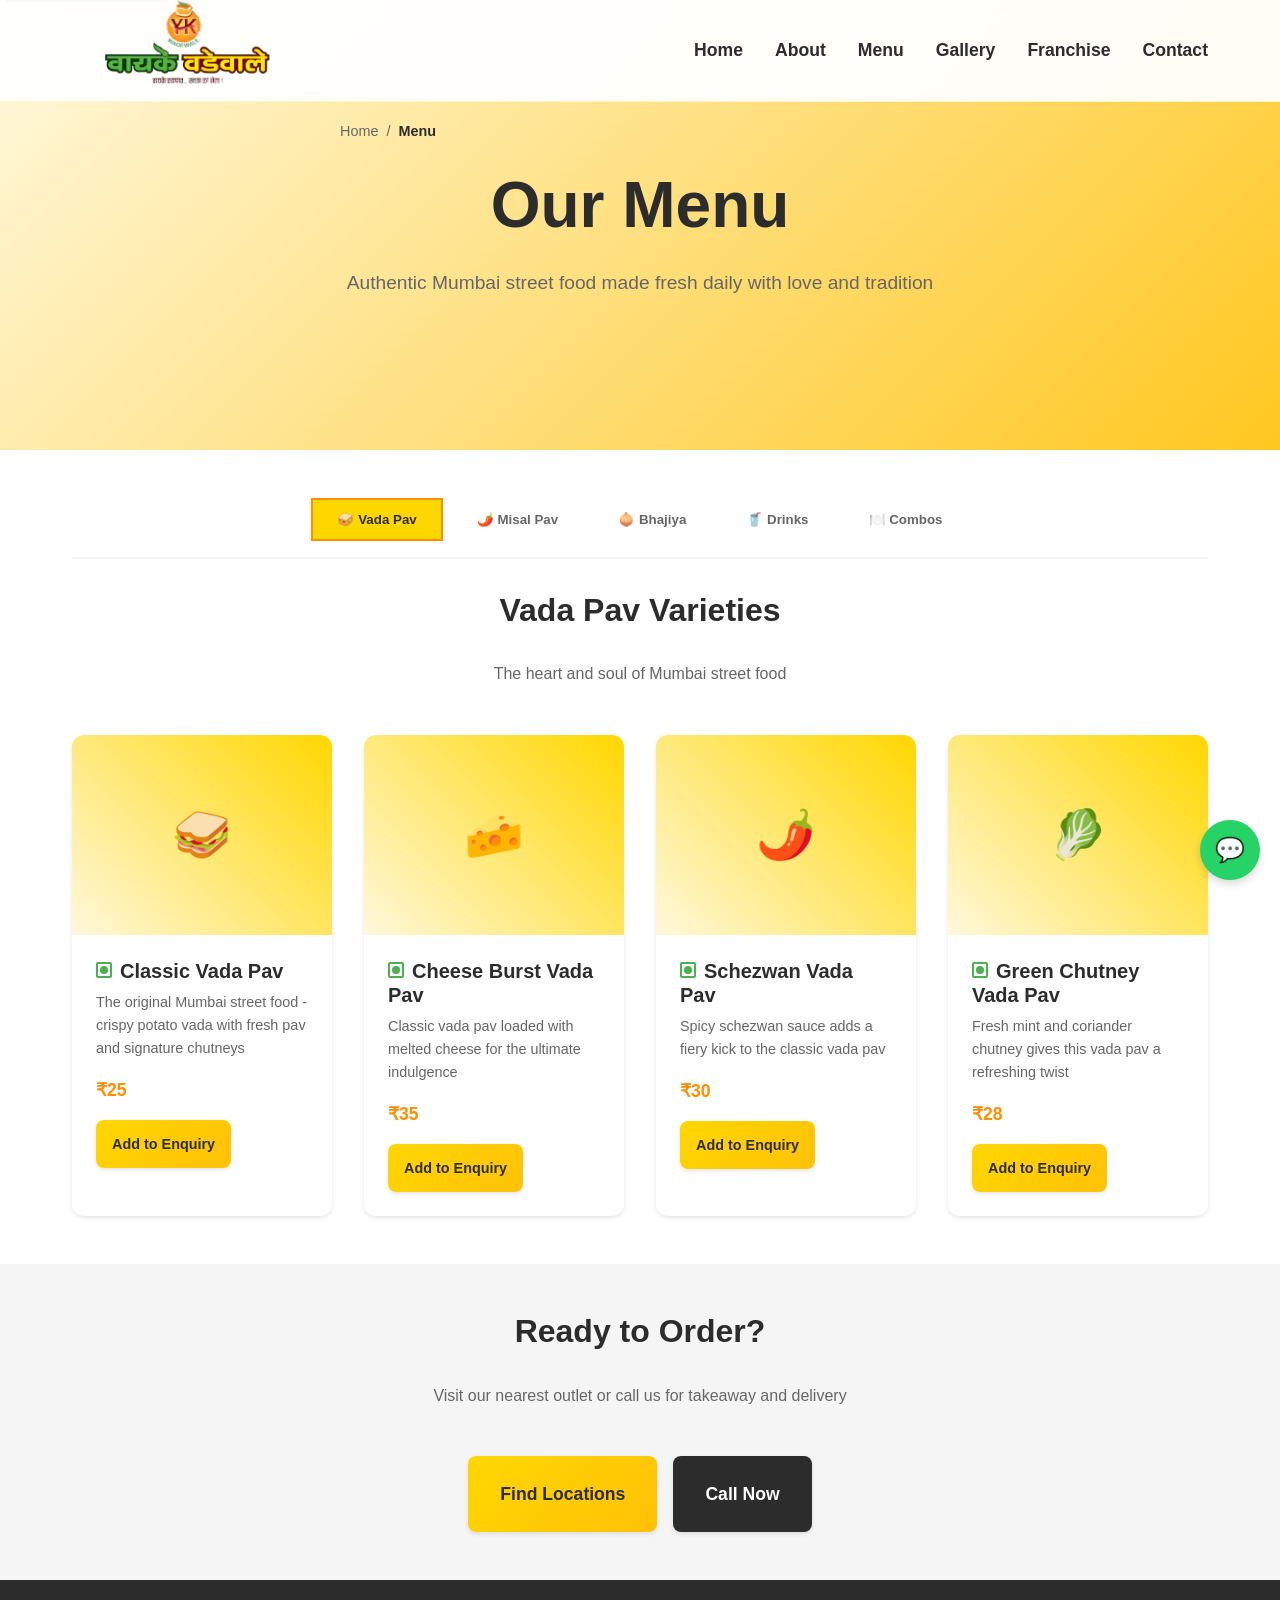
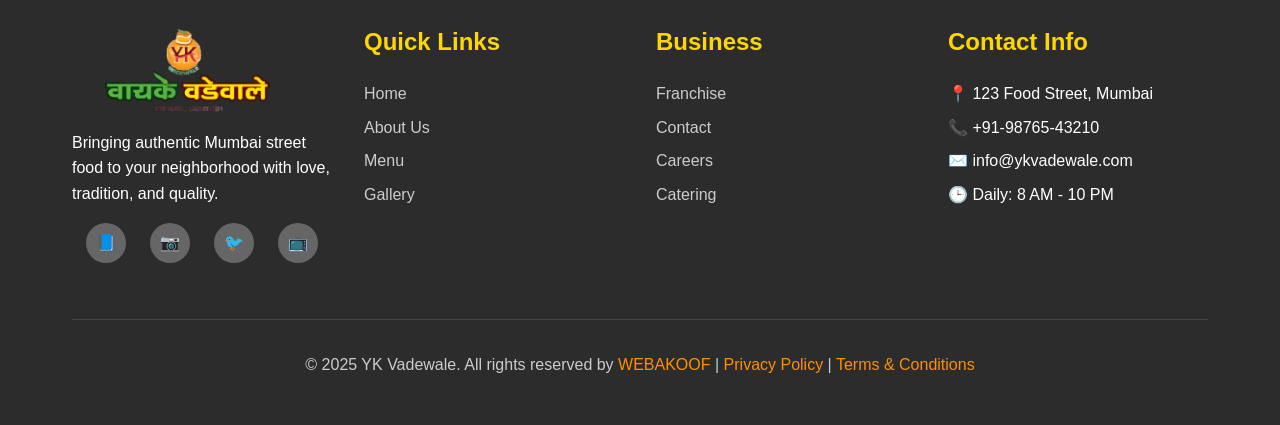
<file: menu.html>
<!DOCTYPE html>
<html lang="en">
<head>
    <meta charset="UTF-8">
    <meta name="viewport" content="width=device-width, initial-scale=1.0">
    <meta name="description" content="YK Vadewale Menu - Authentic Mumbai Street Food | Vada Pav, Misal Pav, Bhajiya, Drinks & Combos. Fresh, Vegetarian, Affordable.">
    <meta name="keywords" content="YK Vadewale menu, vada pav price, misal pav, bhajiya, mumbai street food menu, vegetarian food">
    <title>Menu - YK Vadewale | Authentic Mumbai Street Food</title>
    <link rel="stylesheet" href="assets/css/style.css">
    
    <style>
        .menu-tabs {
            display: flex;
            justify-content: center;
            flex-wrap: wrap;
            gap: 0.5rem;
            margin-bottom: 2rem;
            border-bottom: 2px solid var(--light-gray);
            padding-bottom: 1rem;
        }
        
        .menu-tab {
            padding: 0.75rem 1.5rem;
            background: transparent;
            border: 2px solid transparent;
            color: var(--medium-gray);
            font-weight: 600;
            transition: var(--transition-fast);
        }
        
        .menu-tab.active {
            background: var(--primary-yellow);
            color: var(--charcoal);
            border-color: var(--dark-yellow);
        }
        
        .menu-tab-content {
            display: none;
        }
        
        .menu-tab-content.active {
            display: block;
        }
        
        .price-badge {
            background: var(--primary-yellow);
            color: var(--charcoal);
            padding: 0.25rem 0.5rem;
            border-radius: var(--radius-sm);
            font-weight: 700;
            font-size: 0.875rem;
        }
        
        .old-price {
            text-decoration: line-through;
            color: var(--medium-gray);
            font-size: 0.875rem;
            margin-left: 0.5rem;
        }
    </style>
</head>
<body>
    <a href="#main-content" class="skip-link">Skip to main content</a>
    
    <header class="header" role="banner">
        <nav class="nav container" role="navigation">
            <a href="/" class="logo" aria-label="YK Vadewale Home">
                
                <img src="assets/images/logo.svg" alt="">
            </a>
            <div class="nav-menu" id="nav-menu">
                <ul class="nav-list">
                    <li class="nav-item"><a href="index.html" class="nav-link">Home</a></li>
                    <li class="nav-item"><a href="about.html" class="nav-link">About</a></li>
                    <li class="nav-item"><a href="menu.html" class="nav-link active">Menu</a></li>
                    <li class="nav-item"><a href="gallery.html" class="nav-link">Gallery</a></li>
                    <li class="nav-item"><a href="franchise.html" class="nav-link">Franchise</a></li>
                    <li class="nav-item"><a href="contact.html" class="nav-link">Contact</a></li>
                </ul>
            </div>
            <button class="hamburger" id="hamburger">
                <span></span><span></span><span></span>
            </button>
        </nav>
        <div class="nav-overlay" id="nav-overlay"></div>
    </header>

    <main id="main-content">
        <section class="hero" style="min-height: 50vh;">
            <div class="container">
                <div class="hero-content">
                    <nav aria-label="Breadcrumb" class="mb-md">
                        <ol style="display: flex; list-style: none; gap: 0.5rem; font-size: 0.9rem; color: var(--medium-gray);">
                            <li><a href="index.html" style="color: var(--medium-gray);">Home</a></li>
                            <li>/</li>
                            <li style="color: var(--charcoal); font-weight: 600;">Menu</li>
                        </ol>
                    </nav>
                    <h1 class="hero-title">Our Menu</h1>
                    <p class="hero-subtitle">Authentic Mumbai street food made fresh daily with love and tradition</p>
                </div>
            </div>
        </section>

        <section class="section" id="menu">
            <div class="container">
                <div class="menu-tabs">
                    <button class="menu-tab active" data-tab="vada-pav">🥪 Vada Pav</button>
                    <button class="menu-tab" data-tab="misal">🌶️ Misal Pav</button>
                    <button class="menu-tab" data-tab="bhajiya">🧅 Bhajiya</button>
                    <button class="menu-tab" data-tab="drinks">🥤 Drinks</button>
                    <button class="menu-tab" data-tab="combos">🍽️ Combos</button>
                </div>

                <!-- Vada Pav Tab -->
                <div class="menu-tab-content active" id="vada-pav">
                    <h2 class="section-title">Vada Pav Varieties</h2>
                    <p class="section-subtitle">The heart and soul of Mumbai street food</p>
                    
                    <div class="menu-grid">
                        <div class="menu-item">
                            <div class="menu-item-image">
                                <img src="https://images.unsplash.com/photo-1606491956689-2ea866880c84?w=400&h=300&fit=crop&crop=center" 
                                     alt="Classic Vada Pav - crispy potato fritter in fresh bun" 
                                     loading="lazy"
                                     onerror="this.style.display='none'; this.parentElement.classList.add('emoji-fallback'); this.parentElement.innerHTML='🥪';">
                            </div>
                            <div class="menu-item-content">
                                <h3 class="menu-item-title">
                                    <span class="veg-icon"></span>Classic Vada Pav
                                </h3>
                                <p class="menu-item-description">
                                    The original Mumbai street food - crispy potato vada with fresh pav and signature chutneys
                                </p>
                                <div class="menu-item-price">₹25</div>
                                <button class="btn btn-sm btn-primary mt-sm">Add to Enquiry</button>
                            </div>
                        </div>
                        
                        <div class="menu-item">
                            <div class="menu-item-image">
                                <img src="https://images.unsplash.com/photo-1571091718767-18b5b1457add?w=400&h=300&fit=crop&crop=center" 
                                     alt="Cheese Burst Vada Pav with melted cheese" 
                                     loading="lazy"
                                     onerror="this.style.display='none'; this.parentElement.classList.add('emoji-fallback'); this.parentElement.innerHTML='🧀';">
                            </div>
                            <div class="menu-item-content">
                                <h3 class="menu-item-title">
                                    <span class="veg-icon"></span>Cheese Burst Vada Pav
                                </h3>
                                <p class="menu-item-description">
                                    Classic vada pav loaded with melted cheese for the ultimate indulgence
                                </p>
                                <div class="menu-item-price">₹35</div>
                                <button class="btn btn-sm btn-primary mt-sm">Add to Enquiry</button>
                            </div>
                        </div>
                        
                        <div class="menu-item">
                            <div class="menu-item-image">🌶️</div>
                            <div class="menu-item-content">
                                <h3 class="menu-item-title">
                                    <span class="veg-icon"></span>Schezwan Vada Pav
                                </h3>
                                <p class="menu-item-description">
                                    Spicy schezwan sauce adds a fiery kick to the classic vada pav
                                </p>
                                <div class="menu-item-price">₹30</div>
                                <button class="btn btn-sm btn-primary mt-sm">Add to Enquiry</button>
                            </div>
                        </div>
                        
                        <div class="menu-item">
                            <div class="menu-item-image">🥬</div>
                            <div class="menu-item-content">
                                <h3 class="menu-item-title">
                                    <span class="veg-icon"></span>Green Chutney Vada Pav
                                </h3>
                                <p class="menu-item-description">
                                    Fresh mint and coriander chutney gives this vada pav a refreshing twist
                                </p>
                                <div class="menu-item-price">₹28</div>
                                <button class="btn btn-sm btn-primary mt-sm">Add to Enquiry</button>
                            </div>
                        </div>
                    </div>
                </div>

                <!-- Misal Pav Tab -->
                <div class="menu-tab-content" id="misal">
                    <h2 class="section-title">Misal Pav</h2>
                    <p class="section-subtitle">Authentic Maharashtrian spicy curry with pav</p>
                    
                    <div class="menu-grid">
                        <div class="menu-item">
                            <div class="menu-item-image">
                                <img src="https://images.unsplash.com/photo-1630383249896-424e482df921?w=400&h=300&fit=crop&crop=center" 
                                     alt="Mumbai Misal Pav - spicy curry with bread" 
                                     loading="lazy"
                                     onerror="this.style.display='none'; this.parentElement.classList.add('emoji-fallback'); this.parentElement.innerHTML='🌶️';">
                            </div>
                            <div class="menu-item-content">
                                <h3 class="menu-item-title">
                                    <span class="veg-icon"></span>Mumbai Misal Pav
                                </h3>
                                <p class="menu-item-description">
                                    Spicy misal with traditional toppings, onions, and fresh pav
                                </p>
                                <div class="menu-item-price">₹45</div>
                                <button class="btn btn-sm btn-primary mt-sm">Add to Enquiry</button>
                            </div>
                        </div>
                        
                        <div class="menu-item">
                            <div class="menu-item-image">🔥</div>
                            <div class="menu-item-content">
                                <h3 class="menu-item-title">
                                    <span class="veg-icon"></span>YK Special Misal
                                </h3>
                                <p class="menu-item-description">
                                    Extra spicy misal with additional toppings and butter pav
                                </p>
                                <div class="menu-item-price">₹55</div>
                                <button class="btn btn-sm btn-primary mt-sm">Add to Enquiry</button>
                            </div>
                        </div>
                        
                        <div class="menu-item">
                            <div class="menu-item-image">🥛</div>
                            <div class="menu-item-content">
                                <h3 class="menu-item-title">
                                    <span class="veg-icon"></span>Jain Misal Pav
                                </h3>
                                <p class="menu-item-description">
                                    Specially prepared without onion and garlic for Jain community
                                </p>
                                <div class="menu-item-price">₹45</div>
                                <button class="btn btn-sm btn-primary mt-sm">Add to Enquiry</button>
                            </div>
                        </div>
                        
                        <div class="menu-item">
                            <div class="menu-item-image">🍽️</div>
                            <div class="menu-item-content">
                                <h3 class="menu-item-title">
                                    <span class="veg-icon"></span>Misal Thali
                                </h3>
                                <p class="menu-item-description">
                                    Complete meal with misal, pav, pickle, onions, and buttermilk
                                </p>
                                <div class="menu-item-price">₹75</div>
                                <button class="btn btn-sm btn-primary mt-sm">Add to Enquiry</button>
                            </div>
                        </div>
                    </div>
                </div>

                <!-- Bhajiya Tab -->
                <div class="menu-tab-content" id="bhajiya">
                    <h2 class="section-title">Bhajiya & Snacks</h2>
                    <p class="section-subtitle">Crispy fritters and traditional snacks</p>
                    
                    <div class="menu-grid">
                        <div class="menu-item">
                            <div class="menu-item-image">
                                <img src="https://images.unsplash.com/photo-1601050690597-df0568f70950?w=400&h=300&fit=crop&crop=center" 
                                     alt="Onion Bhajiya - crispy onion fritters" 
                                     loading="lazy"
                                     onerror="this.style.display='none'; this.parentElement.classList.add('emoji-fallback'); this.parentElement.innerHTML='🧅';">
                            </div>
                            <div class="menu-item-content">
                                <h3 class="menu-item-title">
                                    <span class="veg-icon"></span>Onion Bhajiya
                                </h3>
                                <p class="menu-item-description">
                                    Crispy onion fritters served with mint and tamarind chutney
                                </p>
                                <div class="menu-item-price">₹30</div>
                                <button class="btn btn-sm btn-primary mt-sm">Add to Enquiry</button>
                            </div>
                        </div>
                        
                        <div class="menu-item">
                            <div class="menu-item-image">🥔</div>
                            <div class="menu-item-content">
                                <h3 class="menu-item-title">
                                    <span class="veg-icon"></span>Aloo Bhajiya
                                </h3>
                                <p class="menu-item-description">
                                    Potato fritters with perfect blend of spices and herbs
                                </p>
                                <div class="menu-item-price">₹25</div>
                                <button class="btn btn-sm btn-primary mt-sm">Add to Enquiry</button>
                            </div>
                        </div>
                        
                        <div class="menu-item">
                            <div class="menu-item-image">🌿</div>
                            <div class="menu-item-content">
                                <h3 class="menu-item-title">
                                    <span class="veg-icon"></span>Mixed Bhajiya
                                </h3>
                                <p class="menu-item-description">
                                    Assorted vegetable fritters - onion, potato, and green chilies
                                </p>
                                <div class="menu-item-price">₹35</div>
                                <button class="btn btn-sm btn-primary mt-sm">Add to Enquiry</button>
                            </div>
                        </div>
                        
                        <div class="menu-item">
                            <div class="menu-item-image">🍞</div>
                            <div class="menu-item-content">
                                <h3 class="menu-item-title">
                                    <span class="veg-icon"></span>Bread Bhajiya
                                </h3>
                                <p class="menu-item-description">
                                    Bread slices dipped in spiced gram flour batter and deep fried
                                </p>
                                <div class="menu-item-price">₹20</div>
                                <button class="btn btn-sm btn-primary mt-sm">Add to Enquiry</button>
                            </div>
                        </div>
                    </div>
                </div>

                <!-- Drinks Tab -->
                <div class="menu-tab-content" id="drinks">
                    <h2 class="section-title">Refreshing Drinks</h2>
                    <p class="section-subtitle">Cool beverages to complement your spicy meal</p>
                    
                    <div class="menu-grid">
                        <div class="menu-item">
                            <div class="menu-item-image">
                                <img src="https://images.unsplash.com/photo-1553909489-cd47e0ef937f?w=400&h=300&fit=crop&crop=center" 
                                     alt="Fresh Lassi - traditional yogurt drink" 
                                     loading="lazy"
                                     onerror="this.style.display='none'; this.parentElement.classList.add('emoji-fallback'); this.parentElement.innerHTML='🥤';">
                            </div>
                            <div class="menu-item-content">
                                <h3 class="menu-item-title">
                                    <span class="veg-icon"></span>Fresh Lassi
                                </h3>
                                <p class="menu-item-description">
                                    Cool and creamy traditional lassi made with fresh yogurt
                                </p>
                                <div class="menu-item-price">₹30</div>
                                <button class="btn btn-sm btn-primary mt-sm">Add to Enquiry</button>
                            </div>
                        </div>
                        
                        <div class="menu-item">
                            <div class="menu-item-image">🥭</div>
                            <div class="menu-item-content">
                                <h3 class="menu-item-title">
                                    <span class="veg-icon"></span>Mango Lassi
                                </h3>
                                <p class="menu-item-description">
                                    Seasonal mango lassi with real mango pulp and yogurt
                                </p>
                                <div class="menu-item-price">₹40</div>
                                <button class="btn btn-sm btn-primary mt-sm">Add to Enquiry</button>
                            </div>
                        </div>
                        
                        <div class="menu-item">
                            <div class="menu-item-image">🧊</div>
                            <div class="menu-item-content">
                                <h3 class="menu-item-title">
                                    <span class="veg-icon"></span>Buttermilk
                                </h3>
                                <p class="menu-item-description">
                                    Spiced buttermilk with mint, ginger, and black salt
                                </p>
                                <div class="menu-item-price">₹25</div>
                                <button class="btn btn-sm btn-primary mt-sm">Add to Enquiry</button>
                            </div>
                        </div>
                        
                        <div class="menu-item">
                            <div class="menu-item-image">🍋</div>
                            <div class="menu-item-content">
                                <h3 class="menu-item-title">
                                    <span class="veg-icon"></span>Fresh Lime Water
                                </h3>
                                <p class="menu-item-description">
                                    Refreshing lime water with mint and black salt
                                </p>
                                <div class="menu-item-price">₹20</div>
                                <button class="btn btn-sm btn-primary mt-sm">Add to Enquiry</button>
                            </div>
                        </div>
                    </div>
                </div>

                <!-- Combos Tab -->
                <div class="menu-tab-content" id="combos">
                    <h2 class="section-title">Value Combos</h2>
                    <p class="section-subtitle">Great value meal combinations for the perfect experience</p>
                    
                    <div class="menu-grid">
                        <div class="menu-item">
                            <div class="menu-item-image">🍽️</div>
                            <div class="menu-item-content">
                                <h3 class="menu-item-title">
                                    <span class="veg-icon"></span>YK Special Combo
                                </h3>
                                <p class="menu-item-description">
                                    Classic Vada Pav + Mumbai Misal + Fresh Lassi
                                </p>
                                <div class="menu-item-price">
                                    ₹85 <span class="old-price">₹100</span>
                                    <span class="price-badge">Save ₹15</span>
                                </div>
                                <button class="btn btn-sm btn-primary mt-sm">Add to Enquiry</button>
                            </div>
                        </div>
                        
                        <div class="menu-item">
                            <div class="menu-item-image">🌶️</div>
                            <div class="menu-item-content">
                                <h3 class="menu-item-title">
                                    <span class="veg-icon"></span>Spicy Lover Combo
                                </h3>
                                <p class="menu-item-description">
                                    Schezwan Vada Pav + YK Special Misal + Buttermilk
                                </p>
                                <div class="menu-item-price">
                                    ₹95 <span class="old-price">₹110</span>
                                    <span class="price-badge">Save ₹15</span>
                                </div>
                                <button class="btn btn-sm btn-primary mt-sm">Add to Enquiry</button>
                            </div>
                        </div>
                        
                        <div class="menu-item">
                            <div class="menu-item-image">🧅</div>
                            <div class="menu-item-content">
                                <h3 class="menu-item-title">
                                    <span class="veg-icon"></span>Snack Attack Combo
                                </h3>
                                <p class="menu-item-description">
                                    2 Vada Pav + Mixed Bhajiya + Lime Water
                                </p>
                                <div class="menu-item-price">
                                    ₹75 <span class="old-price">₹85</span>
                                    <span class="price-badge">Save ₹10</span>
                                </div>
                                <button class="btn btn-sm btn-primary mt-sm">Add to Enquiry</button>
                            </div>
                        </div>
                        
                        <div class="menu-item">
                            <div class="menu-item-image">👨‍👩‍👧‍👦</div>
                            <div class="menu-item-content">
                                <h3 class="menu-item-title">
                                    <span class="veg-icon"></span>Family Pack
                                </h3>
                                <p class="menu-item-description">
                                    4 Vada Pav + 2 Misal + 4 Drinks + Mixed Bhajiya
                                </p>
                                <div class="menu-item-price">
                                    ₹299 <span class="old-price">₹350</span>
                                    <span class="price-badge">Save ₹51</span>
                                </div>
                                <button class="btn btn-sm btn-primary mt-sm">Add to Enquiry</button>
                            </div>
                        </div>
                    </div>
                </div>
            </div>
        </section>

        <!-- Call to Action -->
        <section class="section" id="cta" style="background: var(--light-gray);">
            <div class="container">
                <div class="text-center">
                    <h2 class="section-title">Ready to Order?</h2>
                    <p class="section-subtitle">
                        Visit our nearest outlet or call us for takeaway and delivery
                    </p>
                    
                    <div class="hero-cta">
                        <a href="contact.html" class="btn btn-primary btn-lg">Find Locations</a>
                        <a href="tel:+919876543210" class="btn btn-secondary btn-lg">Call Now</a>
                    </div>
                </div>
            </div>
        </section>
    </main>

    <footer class="footer" role="contentinfo">
        <div class="container">
            <div class="footer-content">
                <div class="footer-section">
                      <a href="/" class="logo" aria-label="YK Vadewale Home">
                
                <img src="assets/images/logo.svg" alt="">
            </a>
                    <p>Bringing authentic Mumbai street food to your neighborhood with love, tradition, and quality.</p>
                    <div class="social-links">
                        <a href="#" class="social-link" aria-label="Facebook">📘</a>
                        <a href="#" class="social-link" aria-label="Instagram">📷</a>
                        <a href="#" class="social-link" aria-label="Twitter">🐦</a>
                        <a href="#" class="social-link" aria-label="YouTube">📺</a>
                    </div>
                </div>
                
                <div class="footer-section">
                    <h3>Quick Links</h3>
                    <ul>
                        <li><a href="index.html">Home</a></li>
                        <li><a href="about.html">About Us</a></li>
                        <li><a href="menu.html">Menu</a></li>
                        <li><a href="gallery.html">Gallery</a></li>
                    </ul>
                </div>
                
                <div class="footer-section">
                    <h3>Business</h3>
                    <ul>
                        <li><a href="franchise.html">Franchise</a></li>
                        <li><a href="contact.html">Contact</a></li>
                        <li><a href="#careers">Careers</a></li>
                        <li><a href="#catering">Catering</a></li>
                    </ul>
                </div>
                
                <div class="footer-section">
                    <h3>Contact Info</h3>
                    <ul>
                        <li>📍 123 Food Street, Mumbai</li>
                        <li>📞 +91-98765-43210</li>
                        <li>✉️ info@ykvadewale.com</li>
                        <li>🕒 Daily: 8 AM - 10 PM</li>
                    </ul>
                </div>
            </div>
            
          <div class="footer-bottom">
                <p>&copy; 2025 YK Vadewale. All rights reserved by <a href="https://webakoof.com/">WEBAKOOF </a>  |
                   <a href="#privacy">Privacy Policy</a> | 
                   <a href="#terms">Terms & Conditions</a>
                </p>
            </div>
        </div>
    </footer>

    <a href="https://wa.me/919876543210" class="whatsapp-float" target="_blank" rel="noopener" aria-label="Chat on WhatsApp">💬</a>

    <script src="assets/js/main.js"></script>
</body>
</html>
</file>
<file: assets/css/style.css>
/* YK Vadewale - Mobile-First CSS */
/* ================================ */

/* CSS Reset & Base Styles */
* {
    margin: 0;
    padding: 0;
    box-sizing: border-box;
}

:root {
    /* Color Palette */
    --primary-yellow: #FFD700;
    --warm-yellow: #FFC107;
    --light-yellow: #FFF8DC;
    --dark-yellow: #FF8F00;
    --charcoal: #2C2C2C;
    --black: #1A1A1A;
    --white: #FFFFFF;
    --light-gray: #F5F5F5;
    --medium-gray: #666666;
    
    /* Typography */
    --font-heading: 'Arial Black', 'Helvetica Neue', Arial, sans-serif;
    --font-body: 'Helvetica Neue', Arial, sans-serif;
    
    /* Spacing */
    --spacing-xs: 0.5rem;
    --spacing-sm: 1rem;
    --spacing-md: 1.5rem;
    --spacing-lg: 2rem;
    --spacing-xl: 3rem;
    
    /* Shadows */
    --shadow-light: 0 2px 4px rgba(0,0,0,0.1);
    --shadow-medium: 0 4px 8px rgba(0,0,0,0.15);
    --shadow-heavy: 0 8px 16px rgba(0,0,0,0.2);
    
    /* Border Radius */
    --radius-sm: 4px;
    --radius-md: 8px;
    --radius-lg: 12px;
    --radius-xl: 20px;
    
    /* Transitions */
    --transition-fast: 0.2s ease;
    --transition-medium: 0.3s ease;
    --transition-slow: 0.5s ease;
}

html {
    font-size: 16px;
    scroll-behavior: smooth;
}

body {
    font-family: var(--font-body);
    line-height: 1.6;
    color: var(--charcoal);
    background-color: var(--white);
    overflow-x: hidden;
}

/* Typography */
h1, h2, h3, h4, h5, h6 {
    font-family: var(--font-heading);
    font-weight: 900;
    line-height: 1.2;
    margin-bottom: var(--spacing-sm);
}

h1 { font-size: 2rem; }
h2 { font-size: 1.75rem; }
h3 { font-size: 1.5rem; }
h4 { font-size: 1.25rem; }
h5 { font-size: 1.1rem; }
h6 { font-size: 1rem; }

p {
    margin-bottom: var(--spacing-sm);
    font-size: 1rem;
}

a {
    color: var(--dark-yellow);
    text-decoration: none;
    transition: var(--transition-fast);
}

a:hover {
    color: var(--primary-yellow);
}

/* Utility Classes */
.container {
    width: 100%;
    max-width: 1200px;
    margin: 0 auto;
    padding: 0 var(--spacing-sm);
}

.text-center { text-align: center; }
.text-left { text-align: left; }
.text-right { text-align: right; }

.mb-sm { margin-bottom: var(--spacing-sm); }
.mb-md { margin-bottom: var(--spacing-md); }
.mb-lg { margin-bottom: var(--spacing-lg); }
.mb-xl { margin-bottom: var(--spacing-xl); }

.mt-sm { margin-top: var(--spacing-sm); }
.mt-md { margin-top: var(--spacing-md); }
.mt-lg { margin-top: var(--spacing-lg); }
.mt-xl { margin-top: var(--spacing-xl); }

.py-sm { padding: var(--spacing-sm) 0; }
.py-md { padding: var(--spacing-md) 0; }
.py-lg { padding: var(--spacing-lg) 0; }
.py-xl { padding: var(--spacing-xl) 0; }

.px-sm { padding: 0 var(--spacing-sm); }
.px-md { padding: 0 var(--spacing-md); }

.hidden { display: none; }
.visible { display: block; }

/* Buttons */
.btn {
    display: inline-block;
    padding: var(--spacing-sm) var(--spacing-md);
    font-family: var(--font-heading);
    font-weight: 700;
    font-size: 1rem;
    text-align: center;
    text-decoration: none;
    border: none;
    border-radius: var(--radius-md);
    cursor: pointer;
    transition: var(--transition-medium);
    min-height: 48px; /* Accessibility - minimum tap target */
    min-width: 48px;
    box-shadow: var(--shadow-light);
}

.btn:hover {
    transform: translateY(-2px);
    box-shadow: var(--shadow-medium);
}

.btn-primary {
    background: linear-gradient(135deg, var(--primary-yellow), var(--warm-yellow));
    color: var(--charcoal);
}

.btn-primary:hover {
    background: linear-gradient(135deg, var(--warm-yellow), var(--dark-yellow));
    color: var(--white);
}

.btn-secondary {
    background: var(--charcoal);
    color: var(--white);
}

.btn-secondary:hover {
    background: var(--black);
}

.btn-outline {
    background: transparent;
    color: var(--charcoal);
    border: 2px solid var(--primary-yellow);
}

.btn-outline:hover {
    background: var(--primary-yellow);
    color: var(--charcoal);
}

.btn-lg {
    padding: var(--spacing-md) var(--spacing-lg);
    font-size: 1.1rem;
}

.btn-sm {
    padding: var(--spacing-xs) var(--spacing-sm);
    font-size: 0.9rem;
}

/* Header & Navigation */
.header {
    position: fixed;
    top: 0;
    left: 0;
    right: 0;
    background: rgba(255, 255, 255, 0.95);
    backdrop-filter: blur(10px);
    border-bottom: 1px solid rgba(255, 215, 0, 0.2);
    z-index: 1000;
    transition: var(--transition-medium);
}

.header.scrolled {
    background: rgba(255, 255, 255, 0.98);
    box-shadow: var(--shadow-medium);
}

.nav {
    display: flex;
    align-items: center;
    justify-content: space-between;
    padding: var(--spacing-sm) 0;
}

.logo {
    font-family: var(--font-heading);
    font-size: 1.5rem;
    font-weight: 900;
    color: var(--dark-yellow);
    text-decoration: none;
}

.nav-menu {
    position: fixed;
    top: 0;
    right: -100%;
    width: 280px;
    height: 100vh;
    background: var(--white);
    box-shadow: var(--shadow-heavy);
    transition: var(--transition-medium);
    z-index: 1001;
    padding: var(--spacing-xl) var(--spacing-lg);
}

.nav-menu.active {
    right: 0;
}

.nav-list {
    list-style: none;
    margin-top: var(--spacing-xl);
}

.nav-item {
    margin-bottom: var(--spacing-md);
}

.nav-link {
    display: block;
    font-family: var(--font-heading);
    font-weight: 700;
    font-size: 1.1rem;
    color: var(--charcoal);
    padding: var(--spacing-sm) 0;
    border-bottom: 1px solid transparent;
    transition: var(--transition-fast);
}

.nav-link:hover,
.nav-link.active {
    color: var(--dark-yellow);
    border-bottom-color: var(--primary-yellow);
}

.hamburger {
    display: flex;
    flex-direction: column;
    justify-content: space-around;
    width: 30px;
    height: 30px;
    background: transparent;
    border: none;
    cursor: pointer;
    z-index: 1002;
}

.hamburger span {
    width: 100%;
    height: 3px;
    background: var(--charcoal);
    border-radius: 2px;
    transition: var(--transition-medium);
}

.hamburger.active span:nth-child(1) {
    transform: rotate(45deg) translate(8px, 8px);
}

.hamburger.active span:nth-child(2) {
    opacity: 0;
}

.hamburger.active span:nth-child(3) {
    transform: rotate(-45deg) translate(8px, -8px);
}

.nav-overlay {
    position: fixed;
    top: 0;
    left: 0;
    width: 100%;
    height: 100%;
    background: rgba(0, 0, 0, 0.5);
    opacity: 0;
    visibility: hidden;
    transition: var(--transition-medium);
    z-index: 999;
}

.nav-overlay.active {
    opacity: 1;
    visibility: visible;
}

/* Hero Section */
.hero {
    position: relative;
    min-height: 100vh;
    display: flex;
    align-items: center;
    background: linear-gradient(135deg, rgba(255, 248, 220, 0.9), rgba(255, 193, 7, 0.9)), 
                url('https://images.unsplash.com/photo-1565299624946-b28f40a0ca4b?w=1920&h=1080&fit=crop&crop=center') center/cover;
    overflow: hidden;
}

.hero-bg {
    position: absolute;
    top: 0;
    left: 0;
    width: 100%;
    height: 100%;
    background-image: url('data:image/svg+xml,<svg xmlns="http://www.w3.org/2000/svg" viewBox="0 0 100 100"><circle cx="20" cy="20" r="2" fill="%23FFD700" opacity="0.3"/><circle cx="80" cy="30" r="1.5" fill="%23FF8F00" opacity="0.4"/><circle cx="60" cy="70" r="2.5" fill="%23FFC107" opacity="0.2"/><circle cx="30" cy="80" r="1" fill="%23FFD700" opacity="0.5"/></svg>');
    animation: float 20s ease-in-out infinite;
}

@keyframes float {
    0%, 100% { transform: translateY(0px); }
    50% { transform: translateY(-20px); }
}

.hero-content {
    position: relative;
    z-index: 2;
    text-align: center;
    max-width: 600px;
    margin: 0 auto;
}

.hero-title {
    font-size: 2.5rem;
    color: var(--charcoal);
    margin-bottom: var(--spacing-md);
    animation: fadeInUp 1s ease;
}

.hero-subtitle {
    font-size: 1.2rem;
    color: var(--medium-gray);
    margin-bottom: var(--spacing-lg);
    animation: fadeInUp 1s ease 0.2s both;
}

.hero-cta {
    display: flex;
    flex-direction: column;
    gap: var(--spacing-sm);
    animation: fadeInUp 1s ease 0.4s both;
}

@keyframes fadeInUp {
    from {
        opacity: 0;
        transform: translateY(30px);
    }
    to {
        opacity: 1;
        transform: translateY(0);
    }
}




/* Sections */
.section {
    padding: var(--spacing-xl) 0;
    opacity: 0;
    transform: translateY(30px);
    transition: var(--transition-slow);
}

.section.visible {
    opacity: 1;
    transform: translateY(0);
}

.section-title {
    text-align: center;
    margin-bottom: var(--spacing-lg);
    color: var(--charcoal);
}

.section-subtitle {
    text-align: center;
    color: var(--medium-gray);
    margin-bottom: var(--spacing-xl);
    max-width: 600px;
    margin-left: auto;
    margin-right: auto;
}

/* Stats/Metrics */
.stats {
    background: var(--light-gray);
    padding: var(--spacing-xl) 0;
}

.stats-grid {
    display: grid;
    grid-template-columns: 1fr;
    gap: var(--spacing-lg);
}

.stat-item {
    text-align: center;
    padding: var(--spacing-lg);
    background: var(--white);
    border-radius: var(--radius-lg);
    box-shadow: var(--shadow-light);
    transition: var(--transition-medium);
}

.stat-item:hover {
    transform: translateY(-5px);
    box-shadow: var(--shadow-medium);
}

.stat-number {
    font-family: var(--font-heading);
    font-size: 2.5rem;
    font-weight: 900;
    color: var(--dark-yellow);
    display: block;
    margin-bottom: var(--spacing-xs);
}

.stat-label {
    font-weight: 600;
    color: var(--medium-gray);
    text-transform: uppercase;
    letter-spacing: 1px;
    font-size: 0.9rem;
}

/* Menu Preview */
.menu-preview {
    padding: var(--spacing-xl) 0;
}

.menu-grid {
    display: grid;
    grid-template-columns: 1fr;
    gap: var(--spacing-lg);
}

.menu-item {
    background: var(--white);
    border-radius: var(--radius-lg);
    overflow: hidden;
    box-shadow: var(--shadow-light);
    transition: var(--transition-medium);
}

.menu-item:hover {
    transform: translateY(-5px);
    box-shadow: var(--shadow-medium);
}

.menu-item-image {
    width: 100%;
    height: 200px;
    background: linear-gradient(45deg, var(--light-yellow), var(--primary-yellow));
    display: flex;
    align-items: center;
    justify-content: center;
    font-size: 3rem;
    color: var(--charcoal);
    background-size: cover;
    background-position: center;
    background-repeat: no-repeat;
    position: relative;
    overflow: hidden;
}

.menu-item-image img {
    width: 100%;
    height: 100%;
    object-fit: cover;
    border-radius: 0;
}

.menu-item-image.emoji-fallback {
    background: linear-gradient(45deg, var(--light-yellow), var(--primary-yellow));
}

.menu-item-content {
    padding: var(--spacing-md);
}

.menu-item-title {
    font-size: 1.25rem;
    margin-bottom: var(--spacing-xs);
    color: var(--charcoal);
}

.menu-item-description {
    color: var(--medium-gray);
    font-size: 0.9rem;
    margin-bottom: var(--spacing-sm);
}

.menu-item-price {
    font-family: var(--font-heading);
    font-weight: 700;
    font-size: 1.1rem;
    color: var(--dark-yellow);
}

.veg-icon {
    display: inline-block;
    width: 16px;
    height: 16px;
    border: 2px solid #4CAF50;
    border-radius: 2px;
    position: relative;
    margin-right: var(--spacing-xs);
}

.veg-icon::after {
    content: '';
    position: absolute;
    top: 2px;
    left: 2px;
    width: 8px;
    height: 8px;
    background: #4CAF50;
    border-radius: 50%;
}

/* Forms */
.form-group {
    margin-bottom: var(--spacing-md);
}

.form-label {
    display: block;
    font-weight: 600;
    margin-bottom: var(--spacing-xs);
    color: var(--charcoal);
}

.form-input,
.form-textarea,
.form-select {
    width: 100%;
    padding: var(--spacing-sm);
    border: 2px solid #E0E0E0;
    border-radius: var(--radius-md);
    font-size: 1rem;
    font-family: var(--font-body);
    transition: var(--transition-fast);
    min-height: 48px;
}

.form-input:focus,
.form-textarea:focus,
.form-select:focus {
    outline: none;
    border-color: var(--primary-yellow);
    box-shadow: 0 0 0 3px rgba(255, 215, 0, 0.2);
}

.form-textarea {
    min-height: 120px;
    resize: vertical;
}

.form-error {
    color: #F44336;
    font-size: 0.875rem;
    margin-top: var(--spacing-xs);
}

/* WhatsApp Float Button */
.whatsapp-float {
    position: fixed;
    bottom: 20px;
    right: 20px;
    width: 60px;
    height: 60px;
    background: #25D366;
    border-radius: 50%;
    display: flex;
    align-items: center;
    justify-content: center;
    color: white;
    font-size: 1.5rem;
    text-decoration: none;
    box-shadow: var(--shadow-medium);
    z-index: 100;
    animation: pulse 2s infinite;
}

@keyframes pulse {
    0% { transform: scale(1); }
    50% { transform: scale(1.1); }
    100% { transform: scale(1); }
}

/* Footer */
.footer {
    background: var(--charcoal);
    color: var(--white);
    padding: var(--spacing-xl) 0 var(--spacing-lg);
}

.footer-content {
    display: grid;
    grid-template-columns: 1fr;
    gap: var(--spacing-lg);
    margin-bottom: var(--spacing-lg);
}

.footer-section h3 {
    color: var(--primary-yellow);
    margin-bottom: var(--spacing-md);
}

.footer-section ul {
    list-style: none;
}

.footer-section ul li {
    margin-bottom: var(--spacing-xs);
}

.footer-section ul li a {
    color: #CCCCCC;
    transition: var(--transition-fast);
}

.footer-section ul li a:hover {
    color: var(--primary-yellow);
}

.footer-bottom {
    text-align: center;
    padding-top: var(--spacing-lg);
    border-top: 1px solid #444;
    color: #CCCCCC;
    font-size: 0.9rem;
}

.social-links {
    display: flex;
    justify-content: center;
    gap: var(--spacing-md);
    margin-bottom: var(--spacing-md);
}

.social-link {
    display: flex;
    align-items: center;
    justify-content: center;
    width: 40px;
    height: 40px;
    background: var(--medium-gray);
    color: var(--white);
    border-radius: 50%;
    transition: var(--transition-fast);
}

.social-link:hover {
    background: var(--primary-yellow);
    color: var(--charcoal);
}

/* Responsive Design */
@media (min-width: 480px) {
    .hero-title {
        font-size: 3rem;
    }
    
    .hero-cta {
        flex-direction: row;
        justify-content: center;
    }
    
    .stats-grid {
        grid-template-columns: repeat(2, 1fr);
    }
    
    .menu-grid {
        grid-template-columns: repeat(2, 1fr);
    }
}

@media (min-width: 768px) {
    .container {
        padding: 0 var(--spacing-md);
    }
    
    h1 { font-size: 2.5rem; }
    h2 { font-size: 2rem; }
    
    .nav-menu {
        position: static;
        width: auto;
        height: auto;
        background: transparent;
        box-shadow: none;
        padding: 0;
        display: flex;
    }
    
    .nav-list {
        display: flex;
        margin: 0;
        gap: var(--spacing-lg);
    }
    
    .nav-item {
        margin: 0;
    }
    
    .hamburger {
        display: none;
    }
    
    .hero-title {
        font-size: 3.5rem;
    }
    
    .stats-grid {
        grid-template-columns: repeat(4, 1fr);
    }
    
    .menu-grid {
        grid-template-columns: repeat(3, 1fr);
    }
    
    .footer-content {
        grid-template-columns: repeat(3, 1fr);
    }
}

@media (min-width: 1024px) {
    .container {
        padding: 0 var(--spacing-lg);
    }
    
    .hero-title {
        font-size: 4rem;
    }
    
    .menu-grid {
        grid-template-columns: repeat(4, 1fr);
    }
    
    .footer-content {
        grid-template-columns: repeat(4, 1fr);
    }
}

/* Print Styles */
@media print {
    .header,
    .whatsapp-float,
    .nav-overlay {
        display: none;
    }
    
    .hero {
        min-height: auto;
        padding: var(--spacing-lg) 0;
    }
    
    * {
        box-shadow: none !important;
    }
}

/* Accessibility */
@media (prefers-reduced-motion: reduce) {
    * {
        animation-duration: 0.01ms !important;
        animation-iteration-count: 1 !important;
        transition-duration: 0.01ms !important;
    }
}

/* High contrast mode */
@media (prefers-contrast: high) {
    :root {
        --primary-yellow: #FFD700;
        --charcoal: #000000;
        --white: #FFFFFF;
    }
}

/* Focus styles for accessibility */
*:focus {
    outline: 2px solid var(--primary-yellow);
    outline-offset: 2px;
}

/* Skip to main content link */
.skip-link {
    position: absolute;
    top: -40px;
    left: 6px;
    background: var(--charcoal);
    color: var(--white);
    padding: 8px;
    text-decoration: none;
    z-index: 1000;
}

.skip-link:focus {
    top: 6px;
}



.hero-bg {
    background: url('images/hero-desktop.jpg') no-repeat center center/cover;
    min-height: 100vh;
}

@media (max-width: 768px) {
    .hero-bg {
        background-image: url('images/hero-mobile.jpg');
        min-height: 80vh; /* Adjust for shorter mobile screens */
    }
}

/* Put this in your main CSS */
:root{
  --vada-pav-cursor: url("data:image/svg+xml;utf8,\
<svg xmlns='http://www.w3.org/2000/svg' width='32' height='32' viewBox='0 0 32 32'>\
  <ellipse cx='16' cy='26' rx='10' ry='3' fill='rgba(0,0,0,.12)'/>\
  <path d='M6,14 a10,8 0 0 1 20,0 v2 H6 Z' fill='%23F4C27A'/>\
  <rect x='7' y='16' width='18' height='3' rx='1.5' fill='%2369B84E'/>\
  <circle cx='16' cy='19' r='5' fill='%23B5652A'/>\
  <rect x='6' y='21' width='20' height='4' rx='2' fill='%23E8B468'/>\
  <g fill='%23F9E7C5'>\
    <ellipse cx='12' cy='12' rx='1.1' ry='.7'/>\
    <ellipse cx='16' cy='11.5' rx='1.1' ry='.7'/>\
    <ellipse cx='20' cy='12.2' rx='1.1' ry='.7'/>\
    <ellipse cx='14' cy='13.2' rx='1.1' ry='.7'/>\
    <ellipse cx='18' cy='13.0' rx='1.1' ry='.7'/>\
  </g>\
</svg>") 16 16, auto;
}
html, body { cursor: var(--vada-pav-cursor) !important; }
</file>
